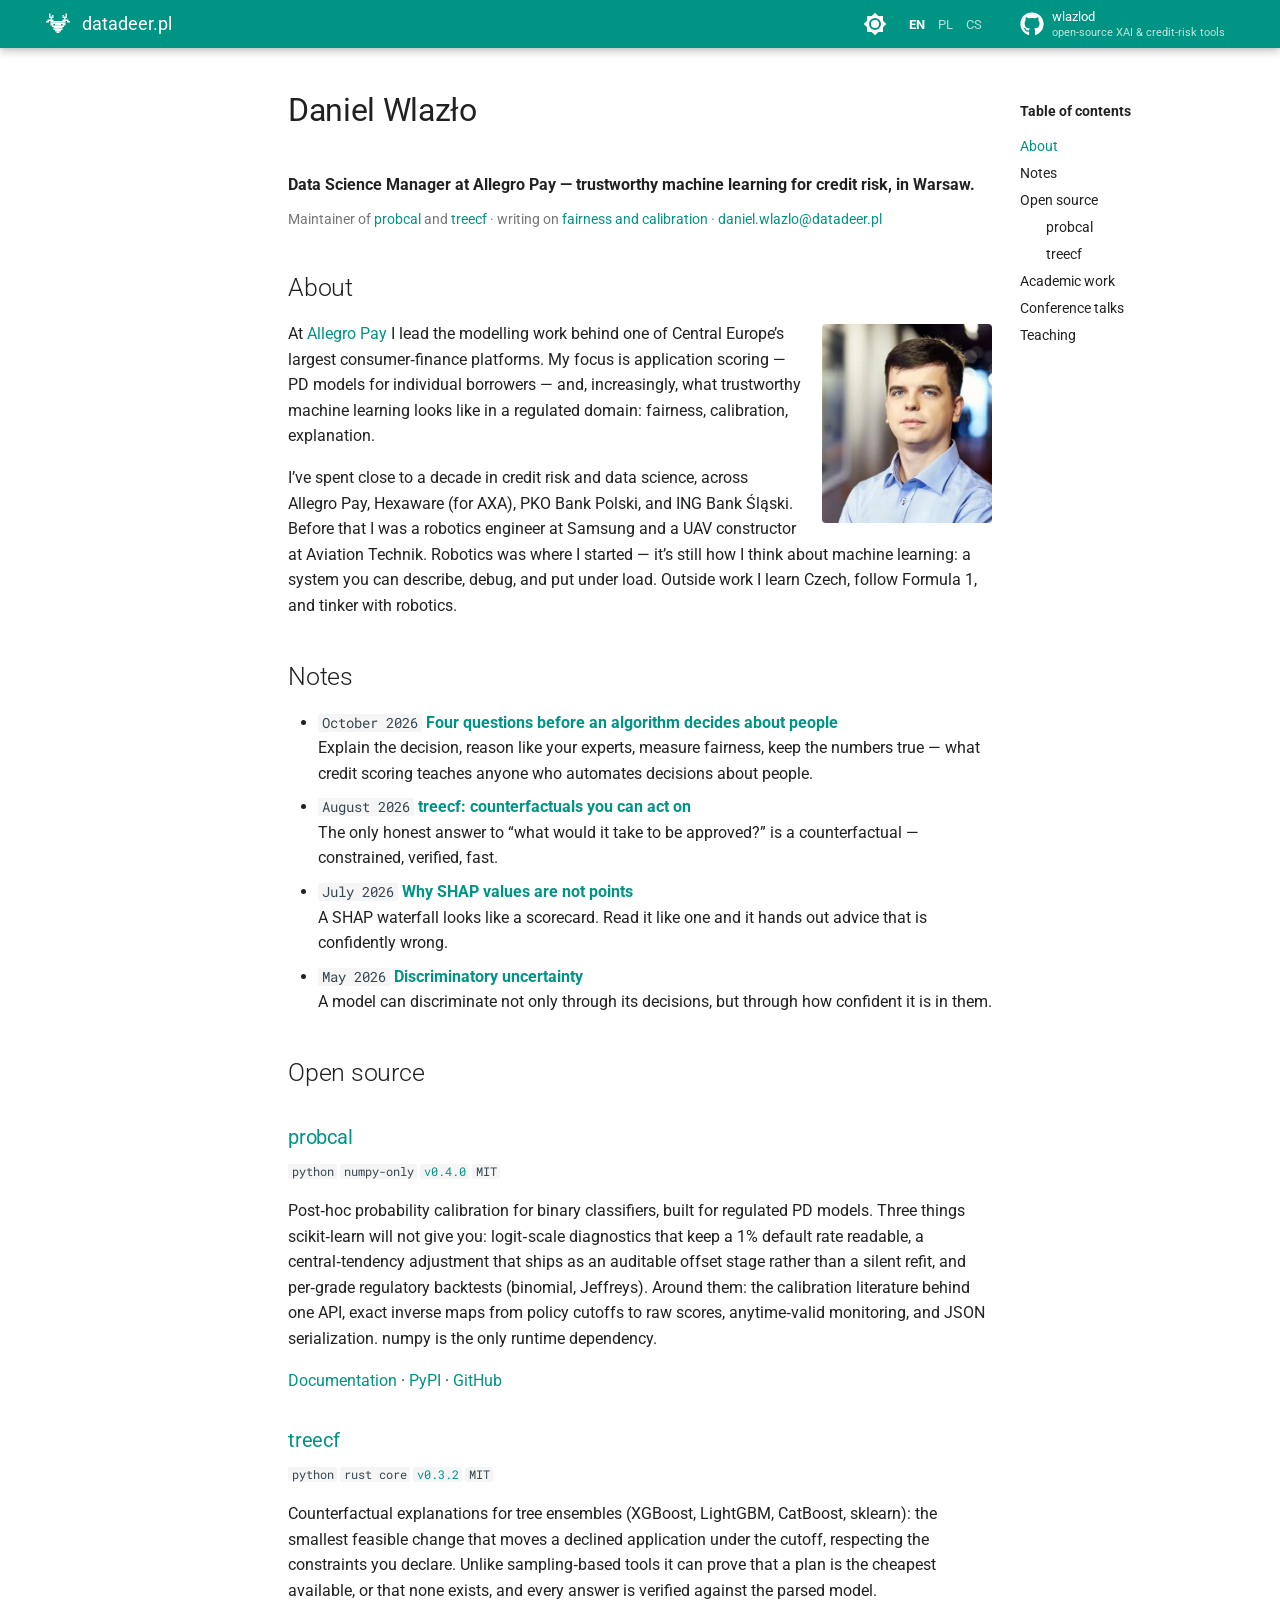
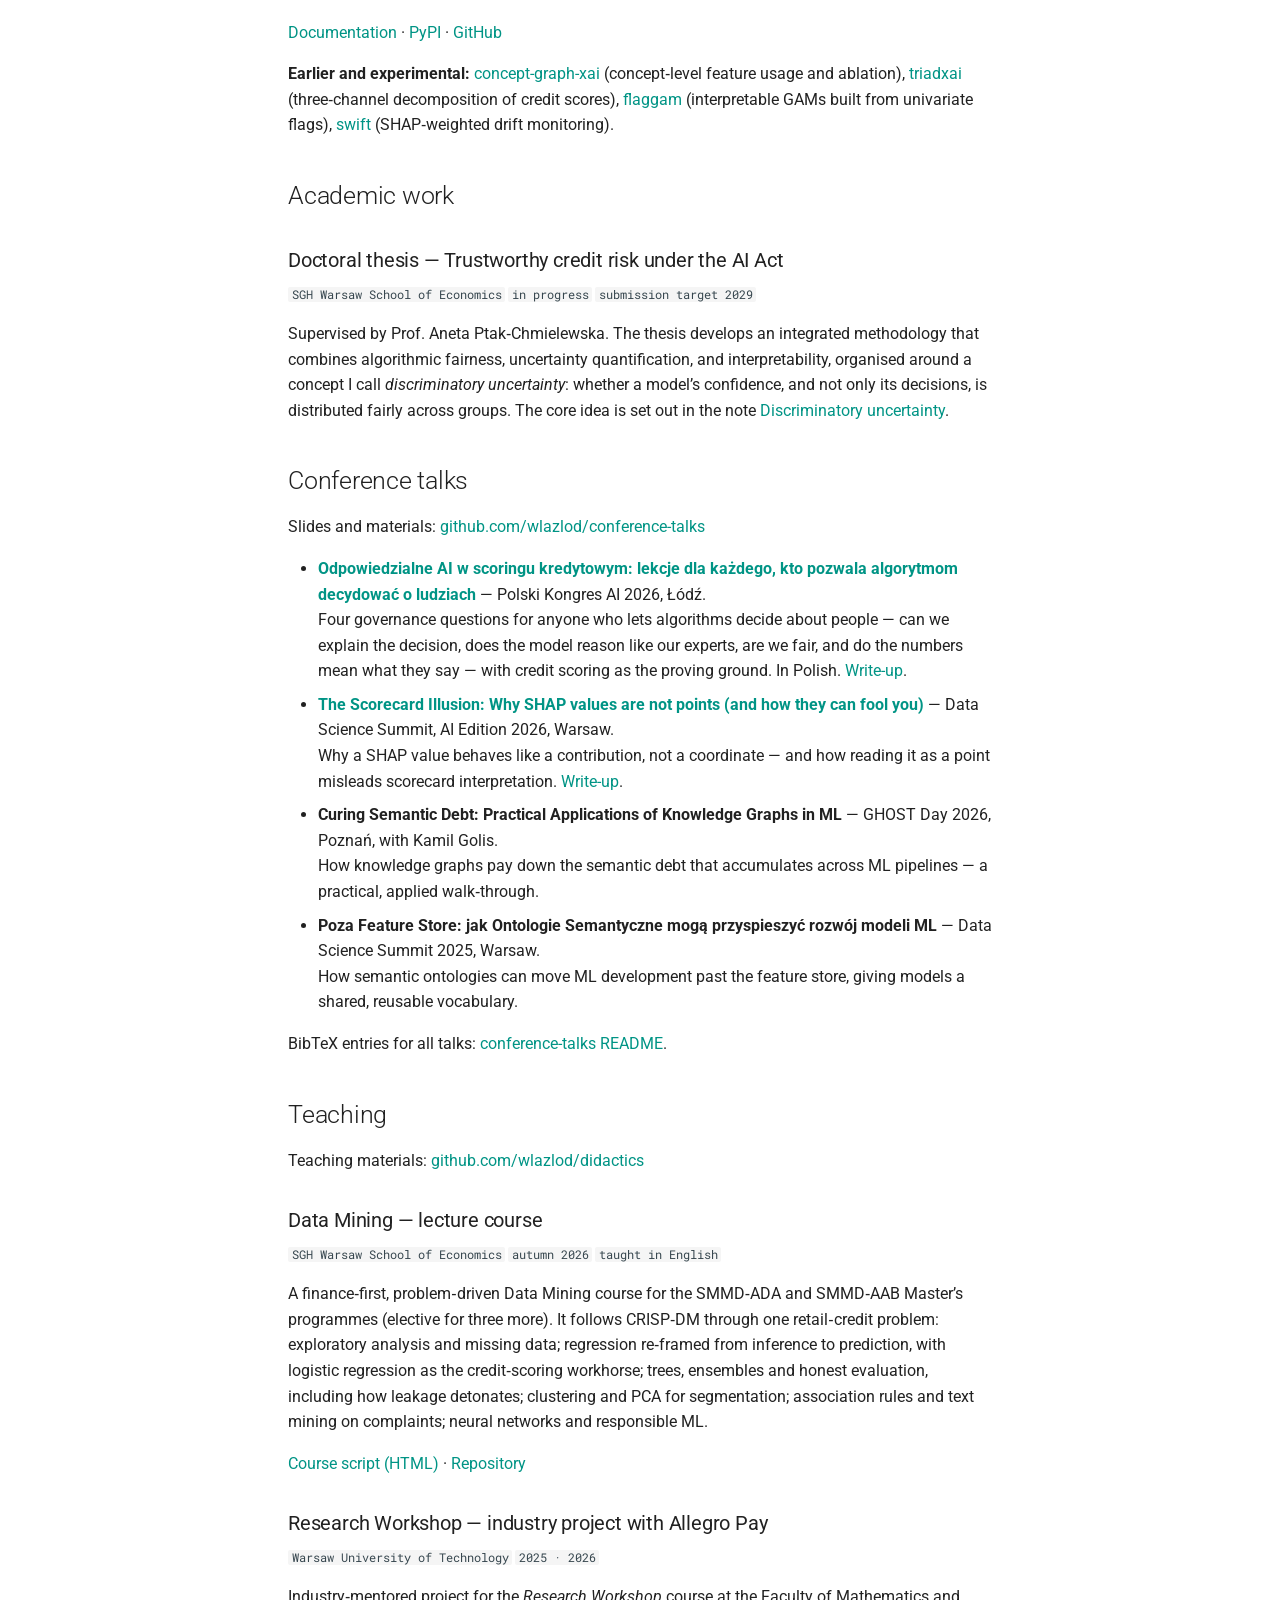
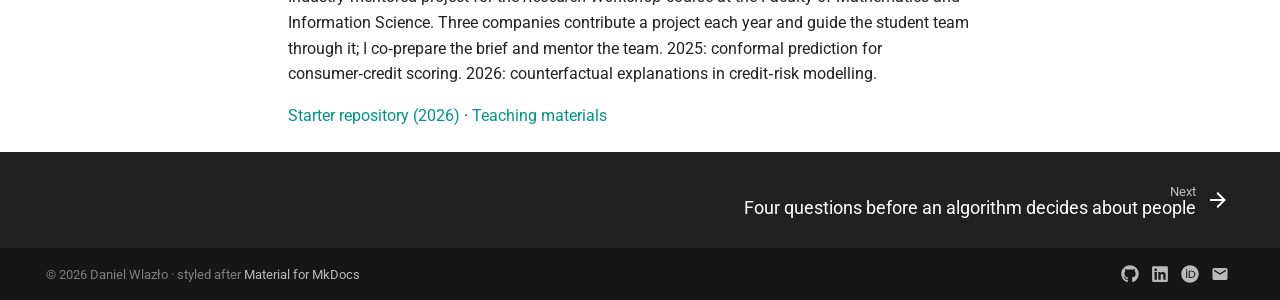
<file: index.html>
<!DOCTYPE html>
<html lang="en">
<head>
<meta charset="UTF-8">
<meta name="viewport" content="width=device-width, initial-scale=1">
<title>Daniel Wlazło — credit-risk ML, calibration, XAI</title>
<meta name="description" content="Daniel Wlazło — Data Science Manager at Allegro Pay. Trustworthy machine learning for credit risk, in Warsaw.">
<link rel="canonical" href="https://datadeer.pl/">
<link rel="alternate" hreflang="en" href="https://datadeer.pl/">
<link rel="alternate" hreflang="pl" href="https://datadeer.pl/pl/">
<link rel="alternate" hreflang="cs" href="https://datadeer.pl/cs/">
<link rel="alternate" hreflang="x-default" href="https://datadeer.pl/">
<link rel="icon" type="image/svg+xml" href="/assets/favicon.svg">

<link rel="stylesheet" href="/assets/fonts/fonts.css">
<link rel="stylesheet" href="/assets/style.css">

<meta property="og:title" content="Daniel Wlazło">
<meta property="og:description" content="Data Science Manager at Allegro Pay. Trustworthy ML for credit risk.">
<meta property="og:url" content="https://datadeer.pl/">
<meta property="og:type" content="website">
<meta property="og:locale" content="en_US">
<meta property="og:image" content="https://datadeer.pl/assets/img/og-card.png">
<meta property="og:image:width" content="1200">
<meta property="og:image:height" content="630">
<meta name="twitter:card" content="summary_large_image">

<script type="application/ld+json">
{
  "@context": "https://schema.org",
  "@type": "Person",
  "@id": "https://datadeer.pl/#person",
  "name": "Daniel Wlazło",
  "url": "https://datadeer.pl/",
  "email": "mailto:daniel.wlazlo@datadeer.pl",
  "jobTitle": "Data Science Manager",
  "worksFor": {
    "@type": "Organization",
    "name": "Allegro Pay",
    "url": "https://allegro.pl/metody-platnosci/allegro-pay"
  },
  "affiliation": {
    "@type": "CollegeOrUniversity",
    "name": "SGH Warsaw School of Economics",
    "url": "https://www.sgh.waw.pl/"
  },
  "address": {
    "@type": "PostalAddress",
    "addressLocality": "Warsaw",
    "addressCountry": "PL"
  },
  "sameAs": [
    "https://github.com/wlazlod",
    "https://www.linkedin.com/in/danielwlazlorobots/",
    "https://orcid.org/0009-0003-1984-8183"
  ],
  "knowsAbout": [
    "credit risk",
    "machine learning",
    "explainable AI",
    "algorithmic fairness",
    "probability calibration",
    "uncertainty quantification"
  ]
}
</script>
</head>
<body dir="ltr" class="md-page--home" data-md-color-scheme="default">
<script>(function(){var s=null;try{s=localStorage.getItem("datadeer.palette")}catch(e){}if(s!=="slate"&&s!=="default"){s=window.matchMedia&&window.matchMedia("(prefers-color-scheme: dark)").matches?"slate":"default"}document.body.setAttribute("data-md-color-scheme",s)})();</script>

<input class="md-toggle" data-md-toggle="drawer" type="checkbox" id="__drawer" autocomplete="off">
<a href="#article" class="md-skip">Skip to content</a>
<label class="md-overlay" for="__drawer"></label>

<header class="md-header" data-md-component="header">
  <nav class="md-header__inner md-grid" aria-label="Header">
    <label class="md-header__button md-icon" for="__drawer" aria-label="Open navigation">
      <svg xmlns="http://www.w3.org/2000/svg" viewBox="0 0 24 24"><path d="M3 6h18v2H3zm0 5h18v2H3zm0 5h18v2H3z"/></svg>
    </label>
    <a href="/" title="Daniel Wlazło" class="md-header__button md-logo" aria-label="datadeer.pl">
      <svg xmlns="http://www.w3.org/2000/svg" viewBox="0 0 16 16"><g fill="currentColor"><rect x="2" y="1" width="1" height="1"/><rect x="13" y="1" width="1" height="1"/><rect x="2" y="2" width="1" height="1"/><rect x="4" y="2" width="1" height="1"/><rect x="11" y="2" width="1" height="1"/><rect x="13" y="2" width="1" height="1"/><rect x="2" y="3" width="3" height="1"/><rect x="11" y="3" width="3" height="1"/><rect x="3" y="4" width="1" height="1"/><rect x="12" y="4" width="1" height="1"/><rect x="1" y="5" width="4" height="1"/><rect x="11" y="5" width="4" height="1"/><rect x="0" y="6" width="2" height="1"/><rect x="3" y="6" width="10" height="1"/><rect x="14" y="6" width="2" height="1"/><rect x="3" y="7" width="10" height="1"/><rect x="3" y="8" width="2" height="1"/><rect x="6" y="8" width="4" height="1"/><rect x="11" y="8" width="2" height="1"/><rect x="4" y="9" width="8" height="1"/><rect x="5" y="10" width="6" height="1"/><rect x="5" y="11" width="6" height="1"/><rect x="6" y="12" width="4" height="1"/><rect x="7" y="13" width="2" height="1"/></g></svg>
    </a>
    <div class="md-header__title"><a href="/">datadeer.pl</a></div>
    <button class="md-header__button md-icon md-header__option" type="button" data-md-component="palette" aria-label="Switch color scheme" title="Switch color scheme">
      <svg class="md-icon--sun" xmlns="http://www.w3.org/2000/svg" viewBox="0 0 24 24"><path d="M12 8a4 4 0 0 0-4 4 4 4 0 0 0 4 4 4 4 0 0 0 4-4 4 4 0 0 0-4-4m0 10a6 6 0 0 1-6-6 6 6 0 0 1 6-6 6 6 0 0 1 6 6 6 6 0 0 1-6 6m8-9.31V4h-4.69L12 .69 8.69 4H4v4.69L.69 12 4 15.31V20h4.69L12 23.31 15.31 20H20v-4.69L23.31 12z"/></svg>
      <svg class="md-icon--moon" xmlns="http://www.w3.org/2000/svg" viewBox="0 0 24 24"><path d="M12 18c-.89 0-1.74-.2-2.5-.55C11.56 16.5 13 14.42 13 12s-1.44-4.5-3.5-5.45C10.26 6.2 11.11 6 12 6a6 6 0 0 1 6 6 6 6 0 0 1-6 6m8-9.31V4h-4.69L12 .69 8.69 4H4v4.69L.69 12 4 15.31V20h4.69L12 23.31 15.31 20H20v-4.69L23.31 12z"/></svg>
    </button>
    <nav class="md-header__langs" aria-label="Language">
      <ul>
        <li><span aria-current="true">EN</span></li>
        <li><a href="/pl/" hreflang="pl">PL</a></li>
        <li><a href="/cs/" hreflang="cs">CS</a></li>
      </ul>
    </nav>
    <div class="md-header__source">
      <a href="https://github.com/wlazlod" title="Go to GitHub" class="md-source" data-md-component="source">
        <div class="md-source__icon md-icon">
          <svg xmlns="http://www.w3.org/2000/svg" viewBox="0 0 496 512"><path d="M165.9 397.4c0 2-2.3 3.6-5.2 3.6-3.3.3-5.6-1.3-5.6-3.6 0-2 2.3-3.6 5.2-3.6 3-.3 5.6 1.3 5.6 3.6zm-31.1-4.5c-.7 2 1.3 4.3 4.3 4.9 2.6 1 5.6 0 6.2-2s-1.3-4.3-4.3-5.2c-2.6-.7-5.5.3-6.2 2.3zm44.2-1.7c-2.9.7-4.9 2.6-4.6 4.9.3 2 2.9 3.3 5.9 2.6 2.9-.7 4.9-2.6 4.6-4.6-.3-1.9-3-3.2-5.9-2.9zM244.8 8C106.1 8 0 113.3 0 252c0 110.9 69.8 205.8 169.5 239.2 12.8 2.3 17.3-5.6 17.3-12.1 0-6.2-.3-40.4-.3-61.4 0 0-70 15-84.7-29.8 0 0-11.4-29.1-27.8-36.6 0 0-22.9-15.7 1.6-15.4 0 0 24.9 2 38.6 25.8 21.9 38.6 58.6 27.5 72.9 20.9 2.3-16 8.8-27.1 16-33.7-55.9-6.2-112.3-14.3-112.3-110.5 0-27.5 7.6-41.3 23.6-58.9-2.6-6.5-11.1-33.3 2.6-67.9 20.9-6.5 69 27 69 27 20-5.6 41.5-8.5 62.8-8.5s42.8 2.9 62.8 8.5c0 0 48.1-33.6 69-27 13.7 34.7 5.2 61.4 2.6 67.9 16 17.7 25.8 31.5 25.8 58.9 0 96.5-58.9 104.2-114.8 110.5 9.2 7.9 17 22.9 17 46.4 0 33.7-.3 75.4-.3 83.6 0 6.5 4.6 14.4 17.3 12.1C428.2 457.8 496 362.9 496 252 496 113.3 383.5 8 244.8 8z"/></svg>
        </div>
        <div class="md-source__repository">
          wlazlod
          <ul class="md-source__facts"><li>open-source XAI &amp; credit-risk tools</li></ul>
        </div>
      </a>
    </div>
  </nav>
</header>

<div class="md-container" data-md-component="container">
<main class="md-main" data-md-component="main">
<div class="md-main__inner md-grid">

  <div class="md-sidebar md-sidebar--primary" data-md-component="sidebar" data-md-type="navigation">
    <nav class="md-nav md-nav--primary" aria-label="Navigation">
      <span class="md-nav__title">
        <span class="md-nav__button md-logo"><svg xmlns="http://www.w3.org/2000/svg" viewBox="0 0 16 16"><g fill="currentColor"><rect x="2" y="1" width="1" height="1"/><rect x="13" y="1" width="1" height="1"/><rect x="2" y="2" width="1" height="1"/><rect x="4" y="2" width="1" height="1"/><rect x="11" y="2" width="1" height="1"/><rect x="13" y="2" width="1" height="1"/><rect x="2" y="3" width="3" height="1"/><rect x="11" y="3" width="3" height="1"/><rect x="3" y="4" width="1" height="1"/><rect x="12" y="4" width="1" height="1"/><rect x="1" y="5" width="4" height="1"/><rect x="11" y="5" width="4" height="1"/><rect x="0" y="6" width="2" height="1"/><rect x="3" y="6" width="10" height="1"/><rect x="14" y="6" width="2" height="1"/><rect x="3" y="7" width="10" height="1"/><rect x="3" y="8" width="2" height="1"/><rect x="6" y="8" width="4" height="1"/><rect x="11" y="8" width="2" height="1"/><rect x="4" y="9" width="8" height="1"/><rect x="5" y="10" width="6" height="1"/><rect x="5" y="11" width="6" height="1"/><rect x="6" y="12" width="4" height="1"/><rect x="7" y="13" width="2" height="1"/></g></svg></span>
        datadeer.pl
      </span>
      <ul class="md-nav__list">
        <li class="md-nav__item"><a href="/" class="md-nav__link md-nav__link--active">Overview</a></li>
        <li class="md-nav__item md-nav__item--section">
          <span class="md-nav__label">Notes</span>
          <ul class="md-nav__list">
            <li class="md-nav__item"><a href="/notes/four-questions-responsible-ai.html" class="md-nav__link">Four questions before an algorithm decides</a></li>
            <li class="md-nav__item"><a href="/notes/treecf.html" class="md-nav__link">treecf: counterfactuals you can act on</a></li>
            <li class="md-nav__item"><a href="/notes/shap-values-are-not-points.html" class="md-nav__link">Why SHAP values are not points</a></li>
            <li class="md-nav__item"><a href="/notes/discriminatory-uncertainty.html" class="md-nav__link">Discriminatory uncertainty</a></li>
          </ul>
        </li>
        <li class="md-nav__item md-nav__item--section">
          <span class="md-nav__label">Teaching</span>
          <ul class="md-nav__list">
            <li class="md-nav__item"><a href="/didactics/data-mining.html" class="md-nav__link">Data Mining (SGH)</a></li>
          </ul>
        </li>
      </ul>
    </nav>
  </div>

  <div class="md-sidebar md-sidebar--secondary" data-md-component="sidebar" data-md-type="toc">
    <nav class="md-nav md-nav--secondary" aria-label="Table of contents">
      <span class="md-nav__title">Table of contents</span>
      <ul class="md-nav__list">
        <li class="md-nav__item"><a href="#about" class="md-nav__link">About</a></li>
        <li class="md-nav__item"><a href="#notes" class="md-nav__link">Notes</a></li>
        <li class="md-nav__item"><a href="#open-source" class="md-nav__link">Open source</a>
          <ul class="md-nav__list">
            <li class="md-nav__item"><a href="#probcal" class="md-nav__link">probcal</a></li>
            <li class="md-nav__item"><a href="#treecf" class="md-nav__link">treecf</a></li>
          </ul>
        </li>
        <li class="md-nav__item"><a href="#academic" class="md-nav__link">Academic work</a></li>
        <li class="md-nav__item"><a href="#talks" class="md-nav__link">Conference talks</a></li>
        <li class="md-nav__item"><a href="#didactics" class="md-nav__link">Teaching</a></li>
      </ul>
    </nav>
  </div>

  <article id="article" class="md-content md-typeset" data-md-component="content">
    <div class="md-content__inner">

      <h1 id="daniel-wlazlo">Daniel Wlazło<a class="headerlink" href="#daniel-wlazlo" title="Permanent link">&para;</a></h1>

      <p><strong>Data Science Manager at Allegro Pay &mdash; trustworthy machine learning for credit risk, in Warsaw.</strong></p>
      <p class="strapline-meta">Maintainer of <a href="#probcal">probcal</a> and <a href="#treecf">treecf</a> &middot; writing on <a href="#notes">fairness and calibration</a> &middot; <a href="mailto:daniel.wlazlo@datadeer.pl">daniel.wlazlo@datadeer.pl</a></p>

      <h2 id="about">About<a class="headerlink" href="#about" title="Permanent link">&para;</a></h2>

      <img class="headshot" src="/assets/img/headshot.webp" alt="Daniel Wlazło" width="400" height="468" fetchpriority="high" decoding="async">

      <p>At <a href="https://allegro.pl/metody-platnosci/allegro-pay">Allegro&nbsp;Pay</a> I lead the modelling work behind one of Central Europe&rsquo;s largest consumer&#8209;finance platforms. My focus is application scoring &mdash; PD models for individual borrowers &mdash; and, increasingly, what trustworthy machine learning looks like in a regulated domain: fairness, calibration, explanation.</p>

      <p>I&rsquo;ve spent close to a decade in credit risk and data science, across Allegro&nbsp;Pay, Hexaware (for AXA), PKO Bank Polski, and ING Bank Śląski. Before that I was a robotics engineer at Samsung and a UAV constructor at Aviation Technik. Robotics was where I started &mdash; it&rsquo;s still how I think about machine learning: a system you can describe, debug, and put under load. Outside work I learn Czech, follow Formula&nbsp;1, and tinker with robotics.</p>


      <h2 id="notes">Notes<a class="headerlink" href="#notes" title="Permanent link">&para;</a></h2>

      <ul>
        <li><code>October 2026</code> <a href="/notes/four-questions-responsible-ai.html"><strong>Four questions before an algorithm decides about people</strong></a><br>Explain the decision, reason like your experts, measure fairness, keep the numbers true &mdash; what credit scoring teaches anyone who automates decisions about people.</li>
        <li><code>August 2026</code> <a href="/notes/treecf.html"><strong>treecf: counterfactuals you can act on</strong></a><br>The only honest answer to &ldquo;what would it take to be approved?&rdquo; is a counterfactual &mdash; constrained, verified, fast.</li>
        <li><code>July 2026</code> <a href="/notes/shap-values-are-not-points.html"><strong>Why SHAP values are not points</strong></a><br>A SHAP waterfall looks like a scorecard. Read it like one and it hands out advice that is confidently wrong.</li>
        <li><code>May 2026</code> <a href="/notes/discriminatory-uncertainty.html"><strong>Discriminatory uncertainty</strong></a><br>A model can discriminate not only through its decisions, but through how confident it is in them.</li>
      </ul>

      <h2 id="open-source">Open source<a class="headerlink" href="#open-source" title="Permanent link">&para;</a></h2>

      <h3 id="probcal"><a href="https://github.com/wlazlod/probcal">probcal</a><a class="headerlink" href="#probcal" title="Permanent link">&para;</a></h3>
      <p class="doc-meta"><code>python</code> <code>numpy-only</code> <a href="https://pypi.org/project/probcal/"><code>v0.4.0</code></a> <code>MIT</code></p>
      <p>Post&#8209;hoc probability calibration for binary classifiers, built for regulated PD models. Three things scikit&#8209;learn will not give you: logit&#8209;scale diagnostics that keep a 1% default rate readable, a central&#8209;tendency adjustment that ships as an auditable offset stage rather than a silent refit, and per&#8209;grade regulatory backtests (binomial, Jeffreys). Around them: the calibration literature behind one API, exact inverse maps from policy cutoffs to raw scores, anytime&#8209;valid monitoring, and JSON serialization. numpy is the only runtime dependency.</p>
      <p><a href="https://wlazlod.github.io/probcal/">Documentation</a> &middot; <a href="https://pypi.org/project/probcal/">PyPI</a> &middot; <a href="https://github.com/wlazlod/probcal">GitHub</a></p>

      <h3 id="treecf"><a href="https://github.com/wlazlod/treecf">treecf</a><a class="headerlink" href="#treecf" title="Permanent link">&para;</a></h3>
      <p class="doc-meta"><code>python</code> <code>rust core</code> <a href="https://pypi.org/project/treecf/"><code>v0.3.2</code></a> <code>MIT</code></p>
      <p>Counterfactual explanations for tree ensembles (XGBoost, LightGBM, CatBoost, sklearn): the smallest feasible change that moves a declined application under the cutoff, respecting the constraints you declare. Unlike sampling&#8209;based tools it can prove that a plan is the cheapest available, or that none exists, and every answer is verified against the parsed model.</p>
      <p><a href="https://wlazlod.github.io/treecf/">Documentation</a> &middot; <a href="https://pypi.org/project/treecf/">PyPI</a> &middot; <a href="https://github.com/wlazlod/treecf">GitHub</a></p>

      <p><strong>Earlier and experimental:</strong> <a href="https://wlazlod.github.io/concept-graph-xai/">concept-graph-xai</a> (concept&#8209;level feature usage and ablation), <a href="https://wlazlod.github.io/triadxai/">triadxai</a> (three&#8209;channel decomposition of credit scores), <a href="https://wlazlod.github.io/flaggam/">flaggam</a> (interpretable GAMs built from univariate flags), <a href="https://wlazlod.github.io/swift/">swift</a> (SHAP&#8209;weighted drift monitoring).</p>

      <h2 id="academic">Academic work<a class="headerlink" href="#academic" title="Permanent link">&para;</a></h2>

      <h3 id="thesis">Doctoral thesis &mdash; Trustworthy credit risk under the AI Act<a class="headerlink" href="#thesis" title="Permanent link">&para;</a></h3>
      <p class="doc-meta"><code>SGH Warsaw School of Economics</code> <code>in progress</code> <code>submission target 2029</code></p>
      <p>Supervised by Prof.&nbsp;Aneta Ptak&#8209;Chmielewska. The thesis develops an integrated methodology that combines algorithmic fairness, uncertainty quantification, and interpretability, organised around a concept I call <em>discriminatory uncertainty</em>: whether a model&rsquo;s confidence, and not only its decisions, is distributed fairly across groups. The core idea is set out in the note <a href="/notes/discriminatory-uncertainty.html">Discriminatory uncertainty</a>.</p>

      <h2 id="talks">Conference talks<a class="headerlink" href="#talks" title="Permanent link">&para;</a></h2>

      <p>Slides and materials: <a href="https://github.com/wlazlod/conference-talks">github.com/wlazlod/conference-talks</a></p>

      <ul>
        <li><a href="https://github.com/wlazlod/conference-talks/blob/main/2026-10-28-PKAI/odpowiedzialne-ai-w-scoringu-kredytowym.pdf"><strong>Odpowiedzialne AI w scoringu kredytowym: lekcje dla każdego, kto pozwala algorytmom decydować o ludziach</strong></a> &mdash; Polski Kongres AI 2026, Łódź.<br>Four governance questions for anyone who lets algorithms decide about people &mdash; can we explain the decision, does the model reason like our experts, are we fair, and do the numbers mean what they say &mdash; with credit scoring as the proving ground. In Polish. <a href="/notes/four-questions-responsible-ai.html">Write-up</a>.
        </li>
        <li><a href="https://github.com/wlazlod/conference-talks/blob/main/2026-06-18-DSS-AI/the-scorecard-illusion.pdf"><strong>The Scorecard Illusion: Why SHAP values are not points (and how they can fool you)</strong></a> &mdash; Data Science Summit, AI&nbsp;Edition 2026, Warsaw.<br>Why a SHAP value behaves like a contribution, not a coordinate &mdash; and how reading it as a point misleads scorecard interpretation. <a href="/notes/shap-values-are-not-points.html">Write-up</a>.
        </li>
        <li><strong>Curing Semantic Debt: Practical Applications of Knowledge Graphs in ML</strong> &mdash; GHOST&nbsp;Day 2026, Poznań, with Kamil&nbsp;Golis.<br>How knowledge graphs pay down the semantic debt that accumulates across ML pipelines &mdash; a practical, applied walk&#8209;through.
        </li>
        <li><strong>Poza Feature Store: jak Ontologie Semantyczne mogą przyspieszyć rozwój modeli ML</strong> &mdash; Data Science Summit 2025, Warsaw.<br>How semantic ontologies can move ML development past the feature store, giving models a shared, reusable vocabulary.
        </li>
      </ul>

      <p>BibTeX entries for all talks: <a href="https://github.com/wlazlod/conference-talks#readme">conference-talks README</a>.</p>

      <h2 id="didactics">Teaching<a class="headerlink" href="#didactics" title="Permanent link">&para;</a></h2>

      <p>Teaching materials: <a href="https://github.com/wlazlod/didactics">github.com/wlazlod/didactics</a></p>

      <h3 id="data-mining-sgh">Data Mining &mdash; lecture course<a class="headerlink" href="#data-mining-sgh" title="Permanent link">&para;</a></h3>
      <p class="doc-meta"><code>SGH Warsaw School of Economics</code> <code>autumn 2026</code> <code>taught in English</code></p>
      <p>A finance&#8209;first, problem&#8209;driven Data Mining course for the SMMD&#8209;ADA and SMMD&#8209;AAB Master&rsquo;s programmes (elective for three more). It follows CRISP&#8209;DM through one retail&#8209;credit problem: exploratory analysis and missing data; regression re&#8209;framed from inference to prediction, with logistic regression as the credit&#8209;scoring workhorse; trees, ensembles and honest evaluation, including how leakage detonates; clustering and PCA for segmentation; association rules and text mining on complaints; neural networks and responsible ML.</p>
      <p><a href="/didactics/data-mining.html">Course script (HTML)</a> &middot; <a href="https://github.com/wlazlod/didactics">Repository</a></p>

      <h3 id="research-workshop">Research Workshop &mdash; industry project with Allegro Pay<a class="headerlink" href="#research-workshop" title="Permanent link">&para;</a></h3>
      <p class="doc-meta"><code>Warsaw University of Technology</code> <code>2025 &middot; 2026</code></p>
      <p>Industry&#8209;mentored project for the <em>Research Workshop</em> course at the Faculty of Mathematics and Information Science. Three companies contribute a project each year and guide the student team through it; I co&#8209;prepare the brief and mentor the team. 2025: conformal prediction for consumer&#8209;credit scoring. 2026: counterfactual explanations in credit&#8209;risk modelling.</p>
      <p><a href="https://github.com/wlazlod/wut-counterfactual-explanations">Starter repository (2026)</a> &middot; <a href="https://github.com/wlazlod/didactics">Teaching materials</a></p>

    </div>
  </article>

</div>
</main>

<footer class="md-footer">
  <nav class="md-footer__inner md-grid" aria-label="Footer">
    <a href="/notes/four-questions-responsible-ai.html" class="md-footer__link md-footer__link--next" aria-label="Next: Four questions before an algorithm decides about people">
      <div class="md-footer__title">
        <span class="md-footer__direction">Next</span>
        Four questions before an algorithm decides about people
      </div>
      <svg xmlns="http://www.w3.org/2000/svg" viewBox="0 0 24 24"><path d="M4 11v2h12l-5.5 5.5 1.42 1.42L19.84 12l-7.92-7.92L10.5 5.5 16 11z"/></svg>
    </a>
  </nav>
  <div class="md-footer-meta">
    <div class="md-footer-meta__inner md-grid">
      <div class="md-copyright">&copy; 2026 Daniel Wlazło &middot; styled after <a href="https://squidfunk.github.io/mkdocs-material/">Material for MkDocs</a></div>
      <div class="md-footer-social">
        <a href="https://github.com/wlazlod" title="GitHub" aria-label="GitHub"><svg xmlns="http://www.w3.org/2000/svg" viewBox="0 0 496 512"><path d="M165.9 397.4c0 2-2.3 3.6-5.2 3.6-3.3.3-5.6-1.3-5.6-3.6 0-2 2.3-3.6 5.2-3.6 3-.3 5.6 1.3 5.6 3.6zm-31.1-4.5c-.7 2 1.3 4.3 4.3 4.9 2.6 1 5.6 0 6.2-2s-1.3-4.3-4.3-5.2c-2.6-.7-5.5.3-6.2 2.3zm44.2-1.7c-2.9.7-4.9 2.6-4.6 4.9.3 2 2.9 3.3 5.9 2.6 2.9-.7 4.9-2.6 4.6-4.6-.3-1.9-3-3.2-5.9-2.9zM244.8 8C106.1 8 0 113.3 0 252c0 110.9 69.8 205.8 169.5 239.2 12.8 2.3 17.3-5.6 17.3-12.1 0-6.2-.3-40.4-.3-61.4 0 0-70 15-84.7-29.8 0 0-11.4-29.1-27.8-36.6 0 0-22.9-15.7 1.6-15.4 0 0 24.9 2 38.6 25.8 21.9 38.6 58.6 27.5 72.9 20.9 2.3-16 8.8-27.1 16-33.7-55.9-6.2-112.3-14.3-112.3-110.5 0-27.5 7.6-41.3 23.6-58.9-2.6-6.5-11.1-33.3 2.6-67.9 20.9-6.5 69 27 69 27 20-5.6 41.5-8.5 62.8-8.5s42.8 2.9 62.8 8.5c0 0 48.1-33.6 69-27 13.7 34.7 5.2 61.4 2.6 67.9 16 17.7 25.8 31.5 25.8 58.9 0 96.5-58.9 104.2-114.8 110.5 9.2 7.9 17 22.9 17 46.4 0 33.7-.3 75.4-.3 83.6 0 6.5 4.6 14.4 17.3 12.1C428.2 457.8 496 362.9 496 252 496 113.3 383.5 8 244.8 8z"/></svg></a>
        <a href="https://www.linkedin.com/in/danielwlazlorobots/" title="LinkedIn" aria-label="LinkedIn"><svg xmlns="http://www.w3.org/2000/svg" viewBox="0 0 448 512"><path d="M416 32H31.9C14.3 32 0 46.5 0 64.3v383.4C0 465.5 14.3 480 31.9 480H416c17.6 0 32-14.5 32-32.3V64.3c0-17.8-14.4-32.3-32-32.3zM135.4 416H69V202.2h66.5V416zm-33.2-243c-21.3 0-38.5-17.3-38.5-38.5S80.9 96 102.2 96c21.2 0 38.5 17.3 38.5 38.5 0 21.3-17.2 38.5-38.5 38.5zm282.1 243h-66.4V312c0-24.8-.5-56.7-34.5-56.7-34.6 0-39.9 27-39.9 54.9V416h-66.4V202.2h63.7v29.2h.9c8.9-16.8 30.6-34.5 62.9-34.5 67.2 0 79.7 44.3 79.7 101.9V416z"/></svg></a>
        <a href="https://orcid.org/0009-0003-1984-8183" title="ORCID" aria-label="ORCID"><svg xmlns="http://www.w3.org/2000/svg" viewBox="0 0 512 512"><path d="M294.75 188.19h-45.92V342h47.47c67.62 0 83.12-51.34 83.12-76.91 0-41.64-26.54-76.9-84.67-76.9zM256 8C119 8 8 119 8 256s111 248 248 248 248-111 248-248S393 8 256 8zM175.9 371.8h-29.8V180.2h29.8zm-14.9-217.6a19.6 19.6 0 1 1 19.6-19.6 19.64 19.64 0 0 1-19.6 19.6zM300 369h-81V161.26h80.6c76.73 0 110.44 54.83 110.44 103.85C410 318.39 368.38 369 300 369z"/></svg></a>
        <a href="mailto:daniel.wlazlo@datadeer.pl" title="Email" aria-label="Email"><svg xmlns="http://www.w3.org/2000/svg" viewBox="0 0 24 24"><path d="M20 4H4c-1.1 0-2 .9-2 2v12c0 1.1.9 2 2 2h16c1.1 0 2-.9 2-2V6c0-1.1-.9-2-2-2m0 4-8 5-8-5V6l8 5 8-5z"/></svg></a>
      </div>
    </div>
  </div>
</footer>
</div>

<script src="/assets/app.js"></script>
</body>
</html>
</file>
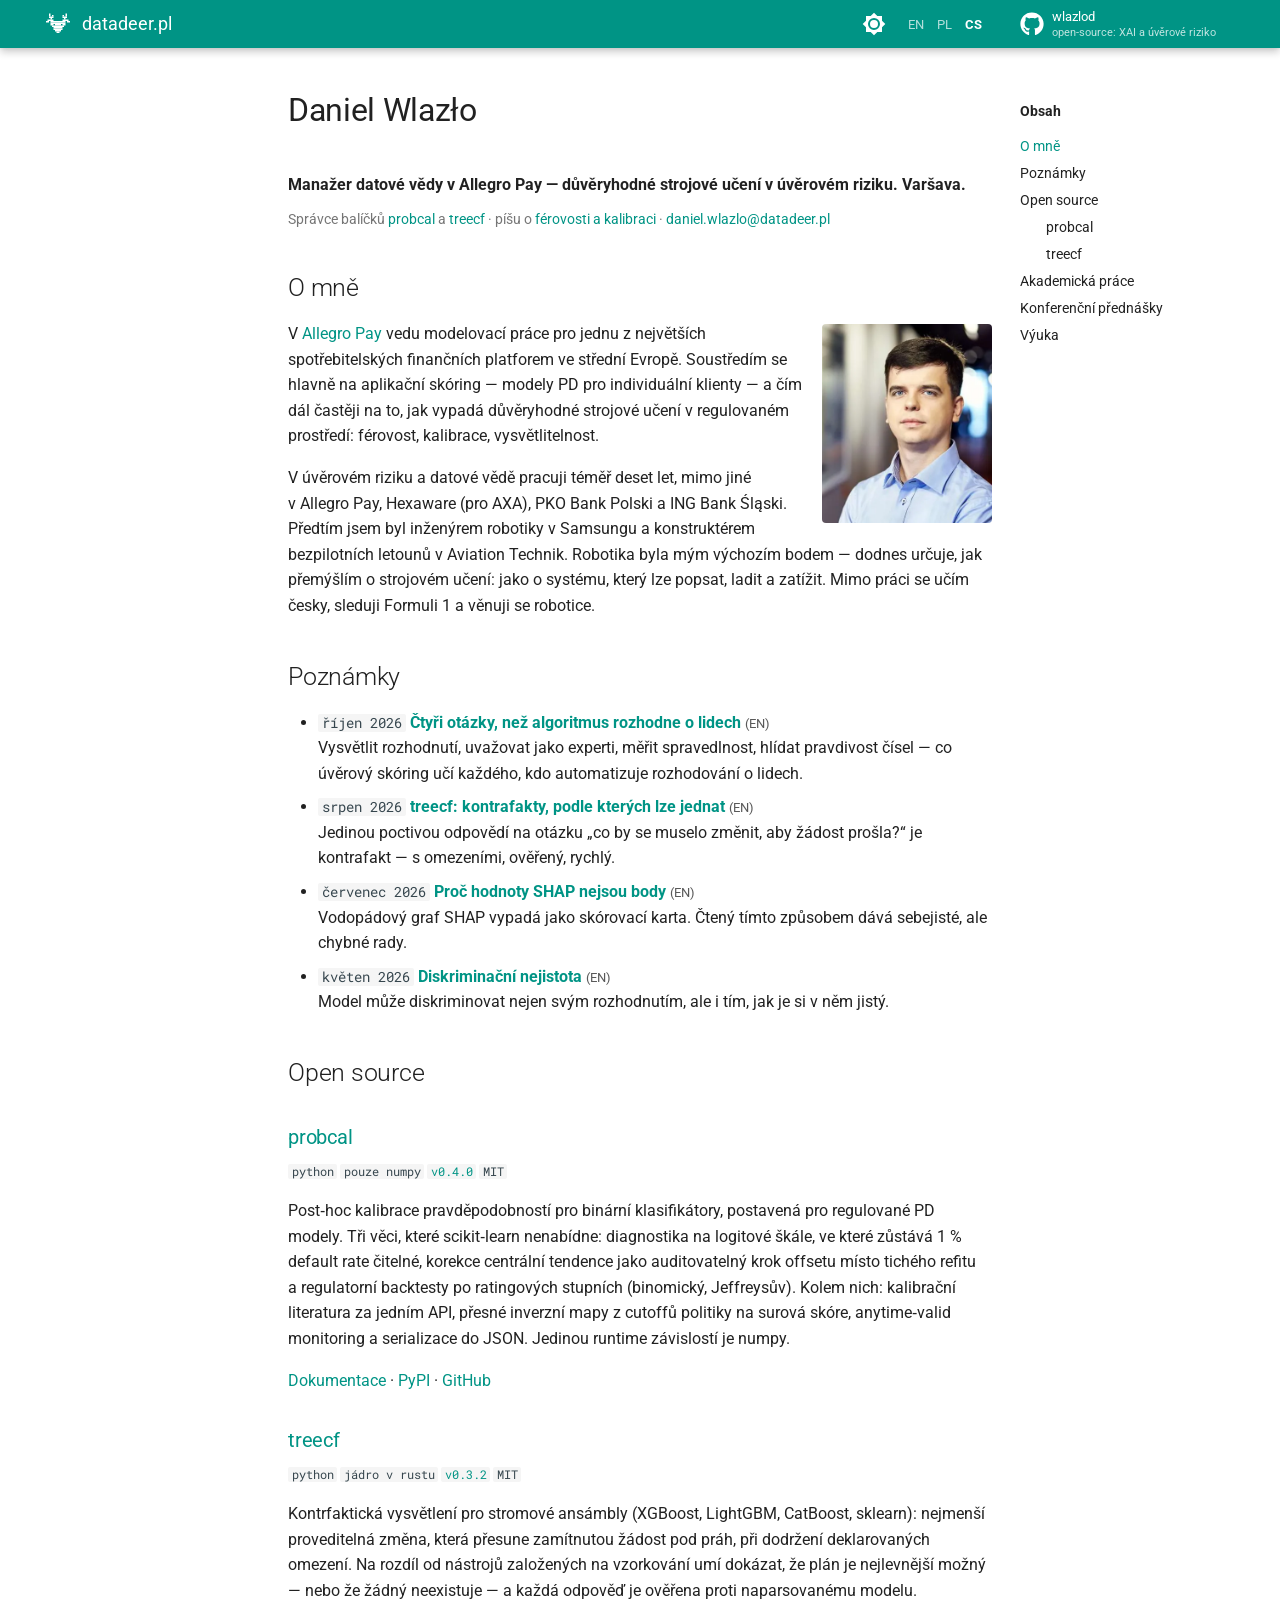
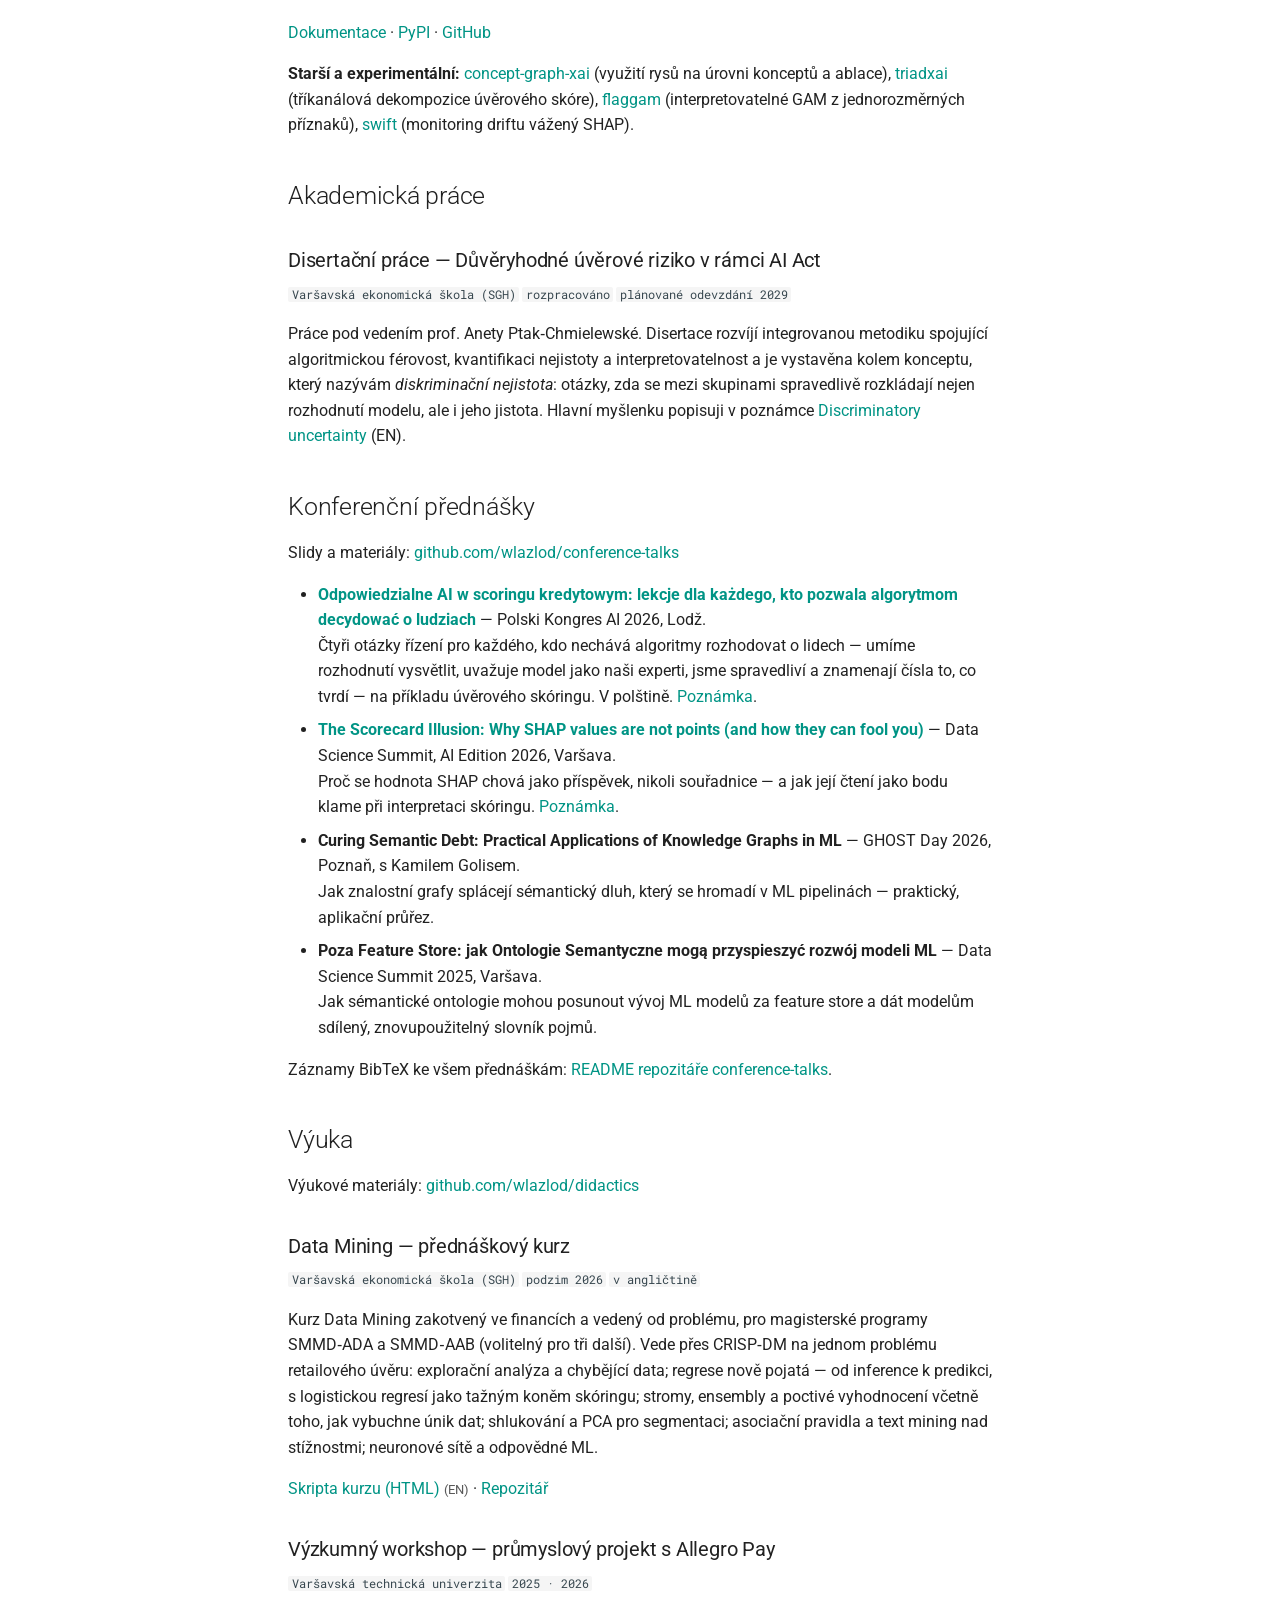
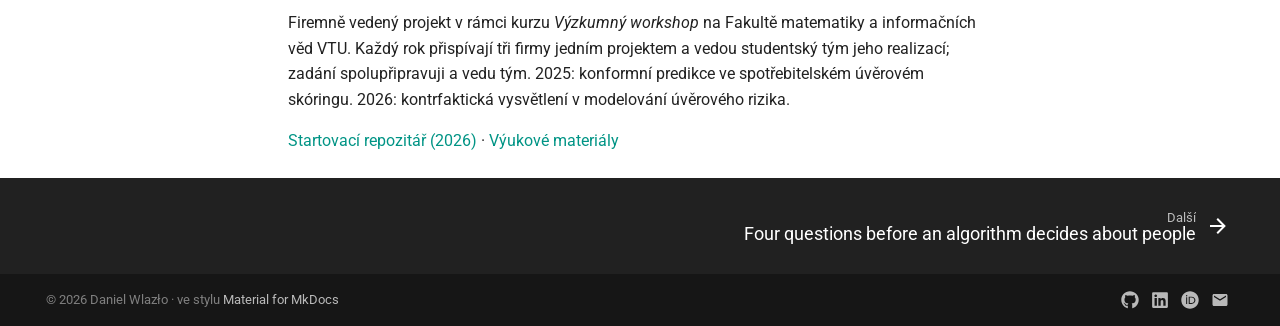
<file: cs/index.html>
<!DOCTYPE html>
<html lang="cs">
<head>
<meta charset="UTF-8">
<meta name="viewport" content="width=device-width, initial-scale=1">
<title>Daniel Wlazło — ML v úvěrovém riziku, kalibrace, XAI</title>
<meta name="description" content="Daniel Wlazło — Manažer datové vědy v Allegro Pay. Důvěryhodné strojové učení v úvěrovém riziku. Varšava.">
<link rel="canonical" href="https://datadeer.pl/cs/">
<link rel="alternate" hreflang="en" href="https://datadeer.pl/">
<link rel="alternate" hreflang="pl" href="https://datadeer.pl/pl/">
<link rel="alternate" hreflang="cs" href="https://datadeer.pl/cs/">
<link rel="alternate" hreflang="x-default" href="https://datadeer.pl/">
<link rel="icon" type="image/svg+xml" href="/assets/favicon.svg">

<link rel="stylesheet" href="/assets/fonts/fonts.css">
<link rel="stylesheet" href="/assets/style.css">

<meta property="og:title" content="Daniel Wlazło">
<meta property="og:description" content="Manažer datové vědy v Allegro Pay. Důvěryhodné strojové učení v úvěrovém riziku.">
<meta property="og:url" content="https://datadeer.pl/cs/">
<meta property="og:type" content="website">
<meta property="og:locale" content="cs_CZ">
<meta property="og:image" content="https://datadeer.pl/assets/img/og-card.png">
<meta property="og:image:width" content="1200">
<meta property="og:image:height" content="630">
<meta name="twitter:card" content="summary_large_image">

<script type="application/ld+json">
{
  "@context": "https://schema.org",
  "@type": "Person",
  "@id": "https://datadeer.pl/#person",
  "name": "Daniel Wlazło",
  "url": "https://datadeer.pl/",
  "email": "mailto:daniel.wlazlo@datadeer.pl",
  "jobTitle": "Data Science Manager",
  "worksFor": {
    "@type": "Organization",
    "name": "Allegro Pay",
    "url": "https://allegro.pl/metody-platnosci/allegro-pay"
  },
  "affiliation": {
    "@type": "CollegeOrUniversity",
    "name": "SGH Warsaw School of Economics",
    "url": "https://www.sgh.waw.pl/"
  },
  "address": {
    "@type": "PostalAddress",
    "addressLocality": "Warsaw",
    "addressCountry": "PL"
  },
  "sameAs": [
    "https://github.com/wlazlod",
    "https://www.linkedin.com/in/danielwlazlorobots/",
    "https://orcid.org/0009-0003-1984-8183"
  ],
  "knowsAbout": [
    "credit risk",
    "machine learning",
    "explainable AI",
    "algorithmic fairness",
    "probability calibration",
    "uncertainty quantification"
  ]
}
</script>
</head>
<body dir="ltr" class="md-page--home" data-md-color-scheme="default">
<script>(function(){var s=null;try{s=localStorage.getItem("datadeer.palette")}catch(e){}if(s!=="slate"&&s!=="default"){s=window.matchMedia&&window.matchMedia("(prefers-color-scheme: dark)").matches?"slate":"default"}document.body.setAttribute("data-md-color-scheme",s)})();</script>

<input class="md-toggle" data-md-toggle="drawer" type="checkbox" id="__drawer" autocomplete="off">
<a href="#article" class="md-skip">Přejít na obsah</a>
<label class="md-overlay" for="__drawer"></label>

<header class="md-header" data-md-component="header">
  <nav class="md-header__inner md-grid" aria-label="Záhlaví">
    <label class="md-header__button md-icon" for="__drawer" aria-label="Otevřít navigaci">
      <svg xmlns="http://www.w3.org/2000/svg" viewBox="0 0 24 24"><path d="M3 6h18v2H3zm0 5h18v2H3zm0 5h18v2H3z"/></svg>
    </label>
    <a href="/cs/" title="Daniel Wlazło" class="md-header__button md-logo" aria-label="datadeer.pl">
      <svg xmlns="http://www.w3.org/2000/svg" viewBox="0 0 16 16"><g fill="currentColor"><rect x="2" y="1" width="1" height="1"/><rect x="13" y="1" width="1" height="1"/><rect x="2" y="2" width="1" height="1"/><rect x="4" y="2" width="1" height="1"/><rect x="11" y="2" width="1" height="1"/><rect x="13" y="2" width="1" height="1"/><rect x="2" y="3" width="3" height="1"/><rect x="11" y="3" width="3" height="1"/><rect x="3" y="4" width="1" height="1"/><rect x="12" y="4" width="1" height="1"/><rect x="1" y="5" width="4" height="1"/><rect x="11" y="5" width="4" height="1"/><rect x="0" y="6" width="2" height="1"/><rect x="3" y="6" width="10" height="1"/><rect x="14" y="6" width="2" height="1"/><rect x="3" y="7" width="10" height="1"/><rect x="3" y="8" width="2" height="1"/><rect x="6" y="8" width="4" height="1"/><rect x="11" y="8" width="2" height="1"/><rect x="4" y="9" width="8" height="1"/><rect x="5" y="10" width="6" height="1"/><rect x="5" y="11" width="6" height="1"/><rect x="6" y="12" width="4" height="1"/><rect x="7" y="13" width="2" height="1"/></g></svg>
    </a>
    <div class="md-header__title"><a href="/cs/">datadeer.pl</a></div>
    <button class="md-header__button md-icon md-header__option" type="button" data-md-component="palette" aria-label="Přepnout barevné schéma" title="Přepnout barevné schéma">
      <svg class="md-icon--sun" xmlns="http://www.w3.org/2000/svg" viewBox="0 0 24 24"><path d="M12 8a4 4 0 0 0-4 4 4 4 0 0 0 4 4 4 4 0 0 0 4-4 4 4 0 0 0-4-4m0 10a6 6 0 0 1-6-6 6 6 0 0 1 6-6 6 6 0 0 1 6 6 6 6 0 0 1-6 6m8-9.31V4h-4.69L12 .69 8.69 4H4v4.69L.69 12 4 15.31V20h4.69L12 23.31 15.31 20H20v-4.69L23.31 12z"/></svg>
      <svg class="md-icon--moon" xmlns="http://www.w3.org/2000/svg" viewBox="0 0 24 24"><path d="M12 18c-.89 0-1.74-.2-2.5-.55C11.56 16.5 13 14.42 13 12s-1.44-4.5-3.5-5.45C10.26 6.2 11.11 6 12 6a6 6 0 0 1 6 6 6 6 0 0 1-6 6m8-9.31V4h-4.69L12 .69 8.69 4H4v4.69L.69 12 4 15.31V20h4.69L12 23.31 15.31 20H20v-4.69L23.31 12z"/></svg>
    </button>
    <nav class="md-header__langs" aria-label="Jazyk">
      <ul>
        <li><a href="/" hreflang="en">EN</a></li>
        <li><a href="/pl/" hreflang="pl">PL</a></li>
        <li><span aria-current="true">CS</span></li>
      </ul>
    </nav>
    <div class="md-header__source">
      <a href="https://github.com/wlazlod" title="Přejít na GitHub" class="md-source" data-md-component="source">
        <div class="md-source__icon md-icon">
          <svg xmlns="http://www.w3.org/2000/svg" viewBox="0 0 496 512"><path d="M165.9 397.4c0 2-2.3 3.6-5.2 3.6-3.3.3-5.6-1.3-5.6-3.6 0-2 2.3-3.6 5.2-3.6 3-.3 5.6 1.3 5.6 3.6zm-31.1-4.5c-.7 2 1.3 4.3 4.3 4.9 2.6 1 5.6 0 6.2-2s-1.3-4.3-4.3-5.2c-2.6-.7-5.5.3-6.2 2.3zm44.2-1.7c-2.9.7-4.9 2.6-4.6 4.9.3 2 2.9 3.3 5.9 2.6 2.9-.7 4.9-2.6 4.6-4.6-.3-1.9-3-3.2-5.9-2.9zM244.8 8C106.1 8 0 113.3 0 252c0 110.9 69.8 205.8 169.5 239.2 12.8 2.3 17.3-5.6 17.3-12.1 0-6.2-.3-40.4-.3-61.4 0 0-70 15-84.7-29.8 0 0-11.4-29.1-27.8-36.6 0 0-22.9-15.7 1.6-15.4 0 0 24.9 2 38.6 25.8 21.9 38.6 58.6 27.5 72.9 20.9 2.3-16 8.8-27.1 16-33.7-55.9-6.2-112.3-14.3-112.3-110.5 0-27.5 7.6-41.3 23.6-58.9-2.6-6.5-11.1-33.3 2.6-67.9 20.9-6.5 69 27 69 27 20-5.6 41.5-8.5 62.8-8.5s42.8 2.9 62.8 8.5c0 0 48.1-33.6 69-27 13.7 34.7 5.2 61.4 2.6 67.9 16 17.7 25.8 31.5 25.8 58.9 0 96.5-58.9 104.2-114.8 110.5 9.2 7.9 17 22.9 17 46.4 0 33.7-.3 75.4-.3 83.6 0 6.5 4.6 14.4 17.3 12.1C428.2 457.8 496 362.9 496 252 496 113.3 383.5 8 244.8 8z"/></svg>
        </div>
        <div class="md-source__repository">
          wlazlod
          <ul class="md-source__facts"><li>open-source: XAI a úvěrové riziko</li></ul>
        </div>
      </a>
    </div>
  </nav>
</header>

<div class="md-container" data-md-component="container">
<main class="md-main" data-md-component="main">
<div class="md-main__inner md-grid">

  <div class="md-sidebar md-sidebar--primary" data-md-component="sidebar" data-md-type="navigation">
    <nav class="md-nav md-nav--primary" aria-label="Navigace">
      <span class="md-nav__title">
        <span class="md-nav__button md-logo"><svg xmlns="http://www.w3.org/2000/svg" viewBox="0 0 16 16"><g fill="currentColor"><rect x="2" y="1" width="1" height="1"/><rect x="13" y="1" width="1" height="1"/><rect x="2" y="2" width="1" height="1"/><rect x="4" y="2" width="1" height="1"/><rect x="11" y="2" width="1" height="1"/><rect x="13" y="2" width="1" height="1"/><rect x="2" y="3" width="3" height="1"/><rect x="11" y="3" width="3" height="1"/><rect x="3" y="4" width="1" height="1"/><rect x="12" y="4" width="1" height="1"/><rect x="1" y="5" width="4" height="1"/><rect x="11" y="5" width="4" height="1"/><rect x="0" y="6" width="2" height="1"/><rect x="3" y="6" width="10" height="1"/><rect x="14" y="6" width="2" height="1"/><rect x="3" y="7" width="10" height="1"/><rect x="3" y="8" width="2" height="1"/><rect x="6" y="8" width="4" height="1"/><rect x="11" y="8" width="2" height="1"/><rect x="4" y="9" width="8" height="1"/><rect x="5" y="10" width="6" height="1"/><rect x="5" y="11" width="6" height="1"/><rect x="6" y="12" width="4" height="1"/><rect x="7" y="13" width="2" height="1"/></g></svg></span>
        datadeer.pl
      </span>
      <ul class="md-nav__list">
        <li class="md-nav__item"><a href="/cs/" class="md-nav__link md-nav__link--active">Úvod</a></li>
        <li class="md-nav__item md-nav__item--section">
          <span class="md-nav__label">Poznámky</span>
          <ul class="md-nav__list">
            <li class="md-nav__item"><a href="/notes/four-questions-responsible-ai.html" class="md-nav__link">Four questions before an algorithm decides <small>(EN)</small></a></li>
            <li class="md-nav__item"><a href="/notes/treecf.html" class="md-nav__link">treecf: counterfactuals you can act on <small>(EN)</small></a></li>
            <li class="md-nav__item"><a href="/notes/shap-values-are-not-points.html" class="md-nav__link">Why SHAP values are not points <small>(EN)</small></a></li>
            <li class="md-nav__item"><a href="/notes/discriminatory-uncertainty.html" class="md-nav__link">Discriminatory uncertainty <small>(EN)</small></a></li>
          </ul>
        </li>
        <li class="md-nav__item md-nav__item--section">
          <span class="md-nav__label">Výuka</span>
          <ul class="md-nav__list">
            <li class="md-nav__item"><a href="/didactics/data-mining.html" class="md-nav__link">Data Mining (SGH) <small>(EN)</small></a></li>
          </ul>
        </li>
      </ul>
    </nav>
  </div>

  <div class="md-sidebar md-sidebar--secondary" data-md-component="sidebar" data-md-type="toc">
    <nav class="md-nav md-nav--secondary" aria-label="Obsah">
      <span class="md-nav__title">Obsah</span>
      <ul class="md-nav__list">
        <li class="md-nav__item"><a href="#about" class="md-nav__link">O mně</a></li>
        <li class="md-nav__item"><a href="#notes" class="md-nav__link">Poznámky</a></li>
        <li class="md-nav__item"><a href="#open-source" class="md-nav__link">Open source</a>
          <ul class="md-nav__list">
            <li class="md-nav__item"><a href="#probcal" class="md-nav__link">probcal</a></li>
            <li class="md-nav__item"><a href="#treecf" class="md-nav__link">treecf</a></li>
          </ul>
        </li>
        <li class="md-nav__item"><a href="#academic" class="md-nav__link">Akademická práce</a></li>
        <li class="md-nav__item"><a href="#talks" class="md-nav__link">Konferenční přednášky</a></li>
        <li class="md-nav__item"><a href="#didactics" class="md-nav__link">Výuka</a></li>
      </ul>
    </nav>
  </div>

  <article id="article" class="md-content md-typeset" data-md-component="content">
    <div class="md-content__inner">

      <h1 id="daniel-wlazlo">Daniel Wlazło<a class="headerlink" href="#daniel-wlazlo" title="Trvalý odkaz">&para;</a></h1>

      <p><strong>Manažer datové vědy v Allegro Pay &mdash; důvěryhodné strojové učení v úvěrovém riziku. Varšava.</strong></p>
      <p class="strapline-meta">Správce balíčků <a href="#probcal">probcal</a> a&nbsp;<a href="#treecf">treecf</a> &middot; píšu o&nbsp;<a href="#notes">férovosti a&nbsp;kalibraci</a> &middot; <a href="mailto:daniel.wlazlo@datadeer.pl">daniel.wlazlo@datadeer.pl</a></p>

      <h2 id="about">O&nbsp;mně<a class="headerlink" href="#about" title="Trvalý odkaz">&para;</a></h2>

      <img class="headshot" src="/assets/img/headshot.webp" alt="Daniel Wlazło" width="400" height="468" fetchpriority="high" decoding="async">

      <p>V&nbsp;<a href="https://allegro.pl/metody-platnosci/allegro-pay">Allegro&nbsp;Pay</a> vedu modelovací práce pro jednu z&nbsp;největších spotřebitelských finančních platforem ve&nbsp;střední Evropě. Soustředím se hlavně na aplikační skóring &mdash; modely PD pro individuální klienty &mdash; a&nbsp;čím dál častěji na to, jak vypadá důvěryhodné strojové učení v&nbsp;regulovaném prostředí: férovost, kalibrace, vysvětlitelnost.</p>

      <p>V&nbsp;úvěrovém riziku a&nbsp;datové vědě pracuji téměř deset let, mimo jiné v&nbsp;Allegro&nbsp;Pay, Hexaware (pro AXA), PKO Bank Polski a&nbsp;ING&nbsp;Bank&nbsp;Śląski. Předtím jsem byl inženýrem robotiky v&nbsp;Samsungu a&nbsp;konstruktérem bezpilotních letounů v&nbsp;Aviation&nbsp;Technik. Robotika byla mým výchozím bodem &mdash; dodnes určuje, jak přemýšlím o&nbsp;strojovém učení: jako o&nbsp;systému, který lze popsat, ladit a&nbsp;zatížit. Mimo práci se učím česky, sleduji Formuli&nbsp;1 a&nbsp;věnuji se robotice.</p>


      <h2 id="notes">Poznámky<a class="headerlink" href="#notes" title="Trvalý odkaz">&para;</a></h2>

      <ul>
        <li><code>říjen 2026</code> <a href="/notes/four-questions-responsible-ai.html" hreflang="en"><strong>Čtyři otázky, než algoritmus rozhodne o&nbsp;lidech</strong></a> <small>(EN)</small><br>Vysvětlit rozhodnutí, uvažovat jako experti, měřit spravedlnost, hlídat pravdivost čísel &mdash; co úvěrový skóring učí každého, kdo automatizuje rozhodování o&nbsp;lidech.</li>
        <li><code>srpen 2026</code> <a href="/notes/treecf.html" hreflang="en"><strong>treecf: kontrafakty, podle kterých lze jednat</strong></a> <small>(EN)</small><br>Jedinou poctivou odpovědí na otázku &bdquo;co by se muselo změnit, aby žádost prošla?&ldquo; je kontrafakt &mdash; s&nbsp;omezeními, ověřený, rychlý.</li>
        <li><code>červenec 2026</code> <a href="/notes/shap-values-are-not-points.html" hreflang="en"><strong>Proč hodnoty SHAP nejsou body</strong></a> <small>(EN)</small><br>Vodopádový graf SHAP vypadá jako skórovací karta. Čtený tímto způsobem dává sebejisté, ale chybné rady.</li>
        <li><code>květen 2026</code> <a href="/notes/discriminatory-uncertainty.html" hreflang="en"><strong>Diskriminační nejistota</strong></a> <small>(EN)</small><br>Model může diskriminovat nejen svým rozhodnutím, ale i&nbsp;tím, jak je si v&nbsp;něm jistý.</li>
      </ul>

      <h2 id="open-source">Open source<a class="headerlink" href="#open-source" title="Trvalý odkaz">&para;</a></h2>

      <h3 id="probcal"><a href="https://github.com/wlazlod/probcal">probcal</a><a class="headerlink" href="#probcal" title="Trvalý odkaz">&para;</a></h3>
      <p class="doc-meta"><code>python</code> <code>pouze numpy</code> <a href="https://pypi.org/project/probcal/"><code>v0.4.0</code></a> <code>MIT</code></p>
      <p>Post&#8209;hoc kalibrace pravděpodobností pro binární klasifikátory, postavená pro regulované PD modely. Tři věci, které scikit&#8209;learn nenabídne: diagnostika na logitové škále, ve které zůstává 1&nbsp;% default rate čitelné, korekce centrální tendence jako auditovatelný krok offsetu místo tichého refitu a&nbsp;regulatorní backtesty po ratingových stupních (binomický, Jeffreysův). Kolem nich: kalibrační literatura za jedním API, přesné inverzní mapy z&nbsp;cutoffů politiky na surová skóre, anytime&#8209;valid monitoring a&nbsp;serializace do JSON. Jedinou runtime závislostí je numpy.</p>
      <p><a href="https://wlazlod.github.io/probcal/">Dokumentace</a> &middot; <a href="https://pypi.org/project/probcal/">PyPI</a> &middot; <a href="https://github.com/wlazlod/probcal">GitHub</a></p>

      <h3 id="treecf"><a href="https://github.com/wlazlod/treecf">treecf</a><a class="headerlink" href="#treecf" title="Trvalý odkaz">&para;</a></h3>
      <p class="doc-meta"><code>python</code> <code>jádro v rustu</code> <a href="https://pypi.org/project/treecf/"><code>v0.3.2</code></a> <code>MIT</code></p>
      <p>Kontrfaktická vysvětlení pro stromové ansámbly (XGBoost, LightGBM, CatBoost, sklearn): nejmenší proveditelná změna, která přesune zamítnutou žádost pod práh, při dodržení deklarovaných omezení. Na rozdíl od nástrojů založených na vzorkování umí dokázat, že plán je nejlevnější možný &mdash; nebo že žádný neexistuje &mdash; a&nbsp;každá odpověď je ověřena proti naparsovanému modelu.</p>
      <p><a href="https://wlazlod.github.io/treecf/">Dokumentace</a> &middot; <a href="https://pypi.org/project/treecf/">PyPI</a> &middot; <a href="https://github.com/wlazlod/treecf">GitHub</a></p>

      <p><strong>Starší a&nbsp;experimentální:</strong> <a href="https://wlazlod.github.io/concept-graph-xai/">concept-graph-xai</a> (využití rysů na úrovni konceptů a&nbsp;ablace), <a href="https://wlazlod.github.io/triadxai/">triadxai</a> (tříkanálová dekompozice úvěrového skóre), <a href="https://wlazlod.github.io/flaggam/">flaggam</a> (interpretovatelné GAM z&nbsp;jednorozměrných příznaků), <a href="https://wlazlod.github.io/swift/">swift</a> (monitoring driftu vážený SHAP).</p>

      <h2 id="academic">Akademická práce<a class="headerlink" href="#academic" title="Trvalý odkaz">&para;</a></h2>

      <h3 id="thesis">Disertační práce &mdash; Důvěryhodné úvěrové riziko v&nbsp;rámci AI&nbsp;Act<a class="headerlink" href="#thesis" title="Trvalý odkaz">&para;</a></h3>
      <p class="doc-meta"><code>Varšavská ekonomická škola (SGH)</code> <code>rozpracováno</code> <code>plánované odevzdání 2029</code></p>
      <p>Práce pod vedením prof.&nbsp;Anety&nbsp;Ptak&#8209;Chmielewské. Disertace rozvíjí integrovanou metodiku spojující algoritmickou férovost, kvantifikaci nejistoty a&nbsp;interpretovatelnost a&nbsp;je vystavěna kolem konceptu, který nazývám <em>diskriminační nejistota</em>: otázky, zda se mezi skupinami spravedlivě rozkládají nejen rozhodnutí modelu, ale i&nbsp;jeho jistota. Hlavní myšlenku popisuji v&nbsp;poznámce <a href="/notes/discriminatory-uncertainty.html" hreflang="en">Discriminatory uncertainty</a> (EN).</p>

      <h2 id="talks">Konferenční přednášky<a class="headerlink" href="#talks" title="Trvalý odkaz">&para;</a></h2>

      <p>Slidy a&nbsp;materiály: <a href="https://github.com/wlazlod/conference-talks">github.com/wlazlod/conference-talks</a></p>

      <ul>
        <li><a href="https://github.com/wlazlod/conference-talks/blob/main/2026-10-28-PKAI/odpowiedzialne-ai-w-scoringu-kredytowym.pdf"><strong>Odpowiedzialne AI w scoringu kredytowym: lekcje dla każdego, kto pozwala algorytmom decydować o ludziach</strong></a> &mdash; Polski Kongres AI 2026, Lodž.<br>Čtyři otázky řízení pro každého, kdo nechává algoritmy rozhodovat o&nbsp;lidech &mdash; umíme rozhodnutí vysvětlit, uvažuje model jako naši experti, jsme spravedliví a&nbsp;znamenají čísla to, co tvrdí &mdash; na příkladu úvěrového skóringu. V&nbsp;polštině. <a href="/notes/four-questions-responsible-ai.html">Poznámka</a>.
        </li>
        <li><a href="https://github.com/wlazlod/conference-talks/blob/main/2026-06-18-DSS-AI/the-scorecard-illusion.pdf"><strong>The Scorecard Illusion: Why SHAP values are not points (and how they can fool you)</strong></a> &mdash; Data Science Summit, AI&nbsp;Edition 2026, Varšava.<br>Proč se hodnota SHAP chová jako příspěvek, nikoli souřadnice &mdash; a&nbsp;jak její čtení jako bodu klame při interpretaci skóringu. <a href="/notes/shap-values-are-not-points.html">Poznámka</a>.
        </li>
        <li><strong>Curing Semantic Debt: Practical Applications of Knowledge Graphs in ML</strong> &mdash; GHOST&nbsp;Day 2026, Poznaň, s&nbsp;Kamilem&nbsp;Golisem.<br>Jak znalostní grafy splácejí sémantický dluh, který se hromadí v&nbsp;ML pipelinách &mdash; praktický, aplikační průřez.
        </li>
        <li><strong>Poza Feature Store: jak Ontologie Semantyczne mogą przyspieszyć rozwój modeli ML</strong> &mdash; Data Science Summit 2025, Varšava.<br>Jak sémantické ontologie mohou posunout vývoj ML modelů za feature store a&nbsp;dát modelům sdílený, znovupoužitelný slovník pojmů.
        </li>
      </ul>

      <p>Záznamy BibTeX ke všem přednáškám: <a href="https://github.com/wlazlod/conference-talks#readme">README repozitáře conference-talks</a>.</p>

      <h2 id="didactics">Výuka<a class="headerlink" href="#didactics" title="Trvalý odkaz">&para;</a></h2>

      <p>Výukové materiály: <a href="https://github.com/wlazlod/didactics">github.com/wlazlod/didactics</a></p>

      <h3 id="data-mining-sgh">Data Mining &mdash; přednáškový kurz<a class="headerlink" href="#data-mining-sgh" title="Trvalý odkaz">&para;</a></h3>
      <p class="doc-meta"><code>Varšavská ekonomická škola (SGH)</code> <code>podzim 2026</code> <code>v angličtině</code></p>
      <p>Kurz Data Mining zakotvený ve&nbsp;financích a&nbsp;vedený od problému, pro magisterské programy SMMD&#8209;ADA a&nbsp;SMMD&#8209;AAB (volitelný pro tři další). Vede přes CRISP&#8209;DM na jednom problému retailového úvěru: explorační analýza a&nbsp;chybějící data; regrese nově pojatá &mdash; od inference k&nbsp;predikci, s&nbsp;logistickou regresí jako tažným koněm skóringu; stromy, ensembly a&nbsp;poctivé vyhodnocení včetně toho, jak vybuchne únik dat; shlukování a&nbsp;PCA pro segmentaci; asociační pravidla a&nbsp;text mining nad stížnostmi; neuronové sítě a&nbsp;odpovědné ML.</p>
      <p><a href="/didactics/data-mining.html" hreflang="en">Skripta kurzu (HTML)</a> <small>(EN)</small> &middot; <a href="https://github.com/wlazlod/didactics">Repozitář</a></p>

      <h3 id="research-workshop">Výzkumný workshop &mdash; průmyslový projekt s&nbsp;Allegro Pay<a class="headerlink" href="#research-workshop" title="Trvalý odkaz">&para;</a></h3>
      <p class="doc-meta"><code>Varšavská technická univerzita</code> <code>2025 &middot; 2026</code></p>
      <p>Firemně vedený projekt v&nbsp;rámci kurzu <em>Výzkumný workshop</em> na Fakultě matematiky a&nbsp;informačních věd VTU. Každý rok přispívají tři firmy jedním projektem a&nbsp;vedou studentský tým jeho realizací; zadání spolupřipravuji a&nbsp;vedu tým. 2025: konformní predikce ve&nbsp;spotřebitelském úvěrovém skóringu. 2026: kontrfaktická vysvětlení v&nbsp;modelování úvěrového rizika.</p>
      <p><a href="https://github.com/wlazlod/wut-counterfactual-explanations">Startovací repozitář (2026)</a> &middot; <a href="https://github.com/wlazlod/didactics">Výukové materiály</a></p>

    </div>
  </article>

</div>
</main>

<footer class="md-footer">
  <nav class="md-footer__inner md-grid" aria-label="Patička">
    <a href="/notes/four-questions-responsible-ai.html" class="md-footer__link md-footer__link--next" aria-label="Další: Four questions before an algorithm decides about people">
      <div class="md-footer__title">
        <span class="md-footer__direction">Další</span>
        Four questions before an algorithm decides about people
      </div>
      <svg xmlns="http://www.w3.org/2000/svg" viewBox="0 0 24 24"><path d="M4 11v2h12l-5.5 5.5 1.42 1.42L19.84 12l-7.92-7.92L10.5 5.5 16 11z"/></svg>
    </a>
  </nav>
  <div class="md-footer-meta">
    <div class="md-footer-meta__inner md-grid">
      <div class="md-copyright">&copy; 2026 Daniel Wlazło &middot; ve stylu <a href="https://squidfunk.github.io/mkdocs-material/">Material for MkDocs</a></div>
      <div class="md-footer-social">
        <a href="https://github.com/wlazlod" title="GitHub" aria-label="GitHub"><svg xmlns="http://www.w3.org/2000/svg" viewBox="0 0 496 512"><path d="M165.9 397.4c0 2-2.3 3.6-5.2 3.6-3.3.3-5.6-1.3-5.6-3.6 0-2 2.3-3.6 5.2-3.6 3-.3 5.6 1.3 5.6 3.6zm-31.1-4.5c-.7 2 1.3 4.3 4.3 4.9 2.6 1 5.6 0 6.2-2s-1.3-4.3-4.3-5.2c-2.6-.7-5.5.3-6.2 2.3zm44.2-1.7c-2.9.7-4.9 2.6-4.6 4.9.3 2 2.9 3.3 5.9 2.6 2.9-.7 4.9-2.6 4.6-4.6-.3-1.9-3-3.2-5.9-2.9zM244.8 8C106.1 8 0 113.3 0 252c0 110.9 69.8 205.8 169.5 239.2 12.8 2.3 17.3-5.6 17.3-12.1 0-6.2-.3-40.4-.3-61.4 0 0-70 15-84.7-29.8 0 0-11.4-29.1-27.8-36.6 0 0-22.9-15.7 1.6-15.4 0 0 24.9 2 38.6 25.8 21.9 38.6 58.6 27.5 72.9 20.9 2.3-16 8.8-27.1 16-33.7-55.9-6.2-112.3-14.3-112.3-110.5 0-27.5 7.6-41.3 23.6-58.9-2.6-6.5-11.1-33.3 2.6-67.9 20.9-6.5 69 27 69 27 20-5.6 41.5-8.5 62.8-8.5s42.8 2.9 62.8 8.5c0 0 48.1-33.6 69-27 13.7 34.7 5.2 61.4 2.6 67.9 16 17.7 25.8 31.5 25.8 58.9 0 96.5-58.9 104.2-114.8 110.5 9.2 7.9 17 22.9 17 46.4 0 33.7-.3 75.4-.3 83.6 0 6.5 4.6 14.4 17.3 12.1C428.2 457.8 496 362.9 496 252 496 113.3 383.5 8 244.8 8z"/></svg></a>
        <a href="https://www.linkedin.com/in/danielwlazlorobots/" title="LinkedIn" aria-label="LinkedIn"><svg xmlns="http://www.w3.org/2000/svg" viewBox="0 0 448 512"><path d="M416 32H31.9C14.3 32 0 46.5 0 64.3v383.4C0 465.5 14.3 480 31.9 480H416c17.6 0 32-14.5 32-32.3V64.3c0-17.8-14.4-32.3-32-32.3zM135.4 416H69V202.2h66.5V416zm-33.2-243c-21.3 0-38.5-17.3-38.5-38.5S80.9 96 102.2 96c21.2 0 38.5 17.3 38.5 38.5 0 21.3-17.2 38.5-38.5 38.5zm282.1 243h-66.4V312c0-24.8-.5-56.7-34.5-56.7-34.6 0-39.9 27-39.9 54.9V416h-66.4V202.2h63.7v29.2h.9c8.9-16.8 30.6-34.5 62.9-34.5 67.2 0 79.7 44.3 79.7 101.9V416z"/></svg></a>
        <a href="https://orcid.org/0009-0003-1984-8183" title="ORCID" aria-label="ORCID"><svg xmlns="http://www.w3.org/2000/svg" viewBox="0 0 512 512"><path d="M294.75 188.19h-45.92V342h47.47c67.62 0 83.12-51.34 83.12-76.91 0-41.64-26.54-76.9-84.67-76.9zM256 8C119 8 8 119 8 256s111 248 248 248 248-111 248-248S393 8 256 8zM175.9 371.8h-29.8V180.2h29.8zm-14.9-217.6a19.6 19.6 0 1 1 19.6-19.6 19.64 19.64 0 0 1-19.6 19.6zM300 369h-81V161.26h80.6c76.73 0 110.44 54.83 110.44 103.85C410 318.39 368.38 369 300 369z"/></svg></a>
        <a href="mailto:daniel.wlazlo@datadeer.pl" title="E-mail" aria-label="E-mail"><svg xmlns="http://www.w3.org/2000/svg" viewBox="0 0 24 24"><path d="M20 4H4c-1.1 0-2 .9-2 2v12c0 1.1.9 2 2 2h16c1.1 0 2-.9 2-2V6c0-1.1-.9-2-2-2m0 4-8 5-8-5V6l8 5 8-5z"/></svg></a>
      </div>
    </div>
  </div>
</footer>
</div>

<script src="/assets/app.js"></script>
</body>
</html>
</file>
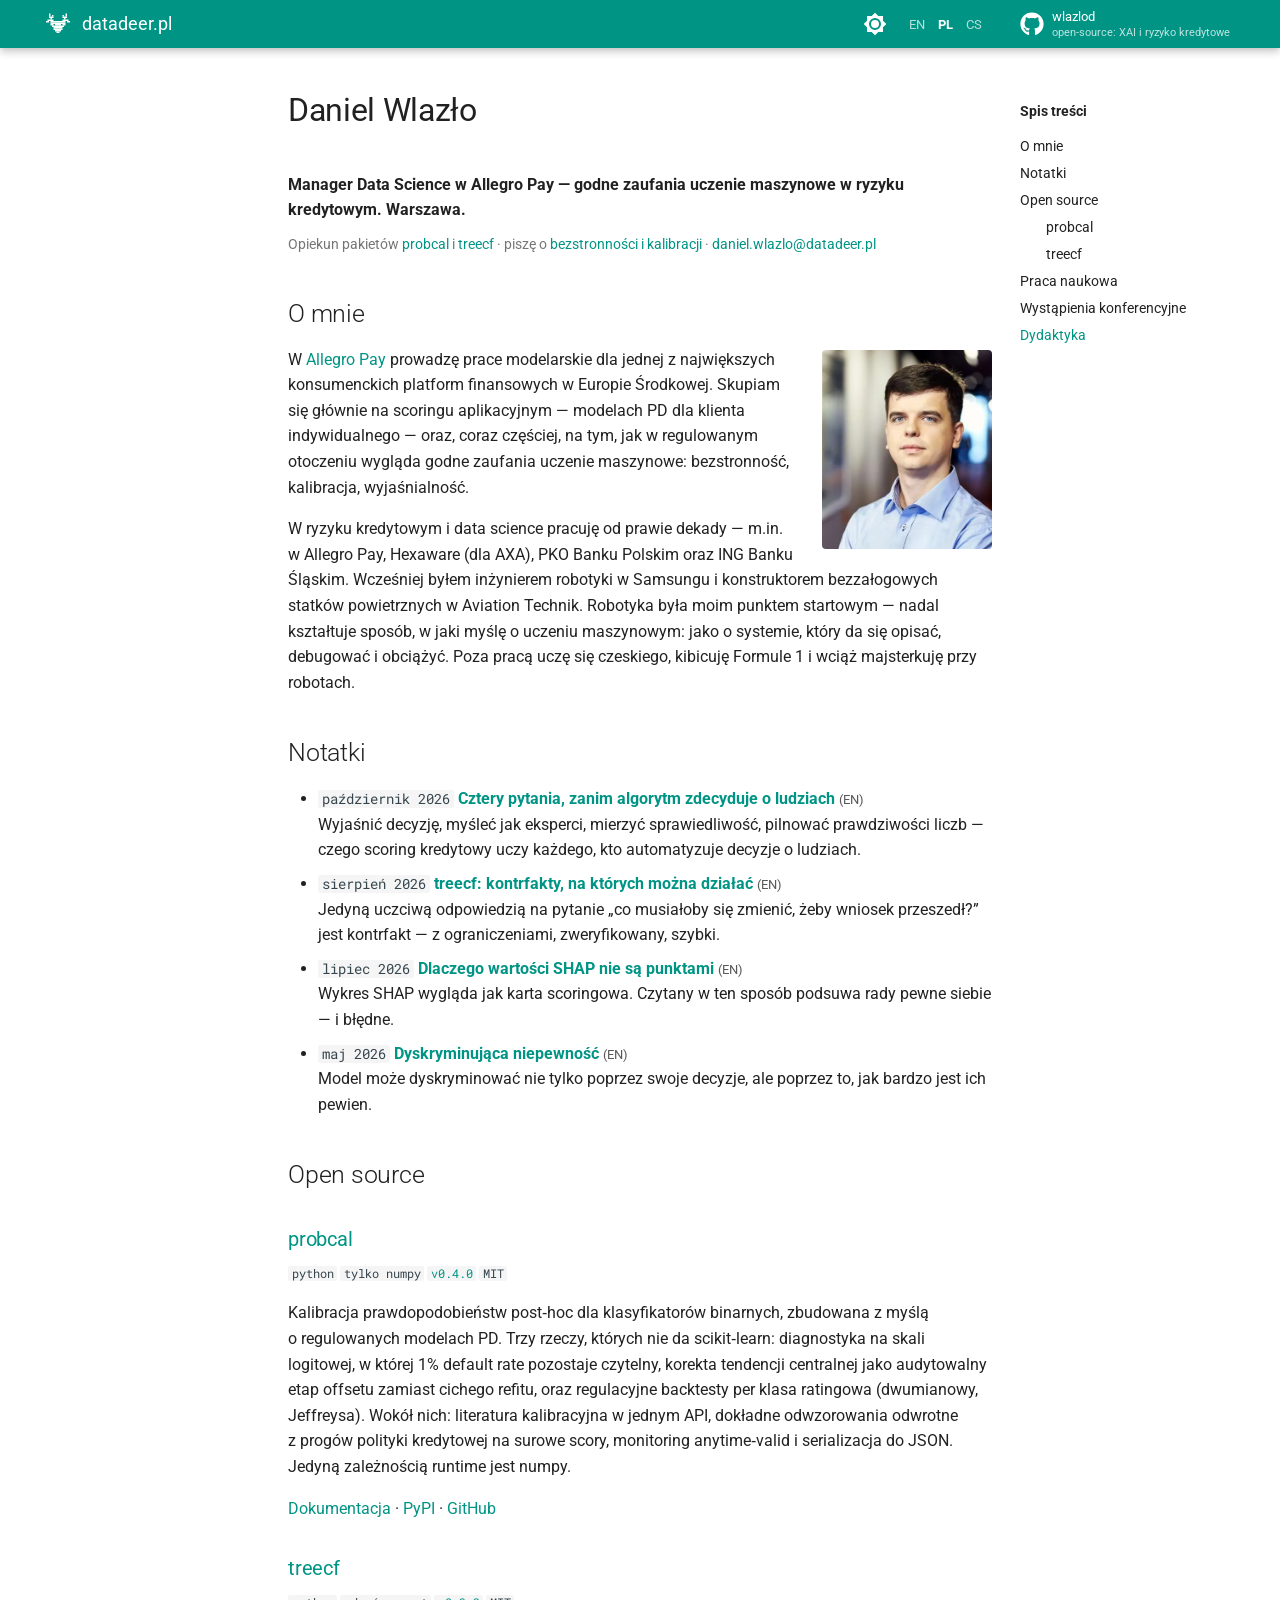
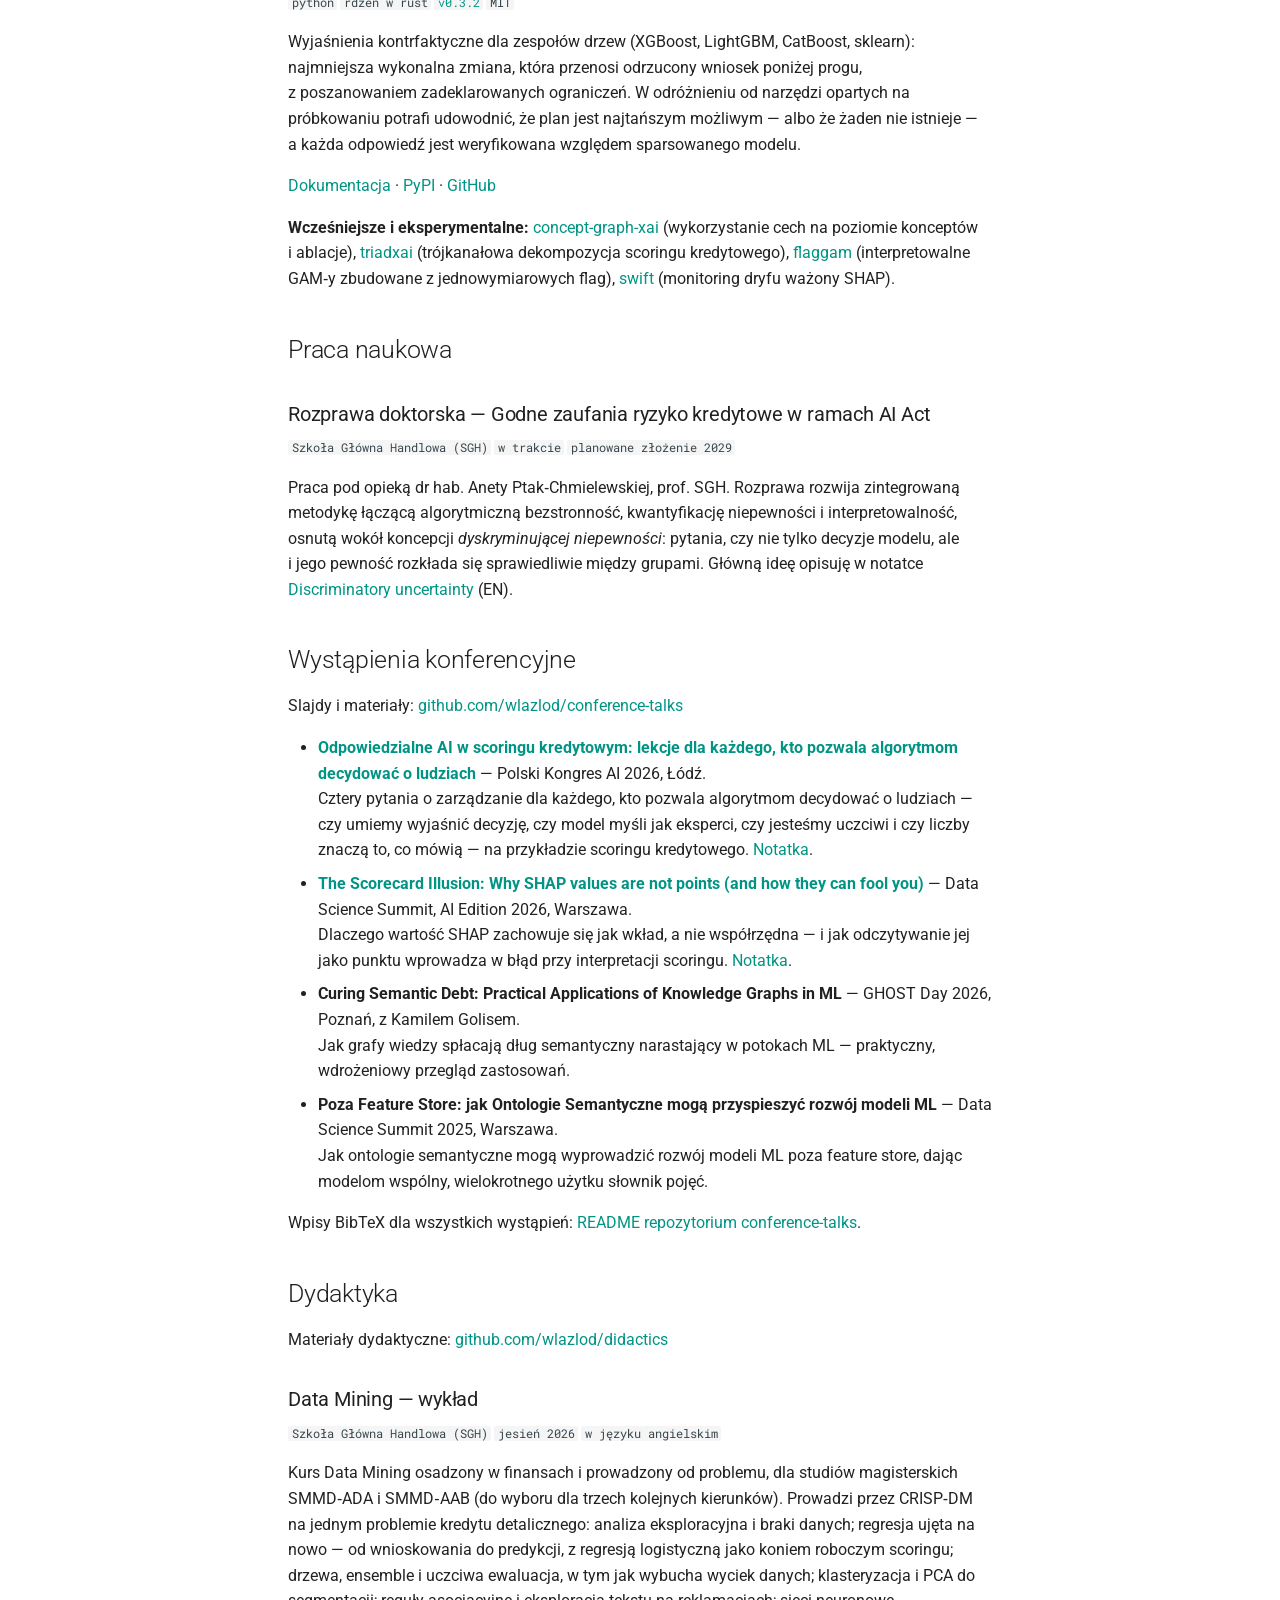
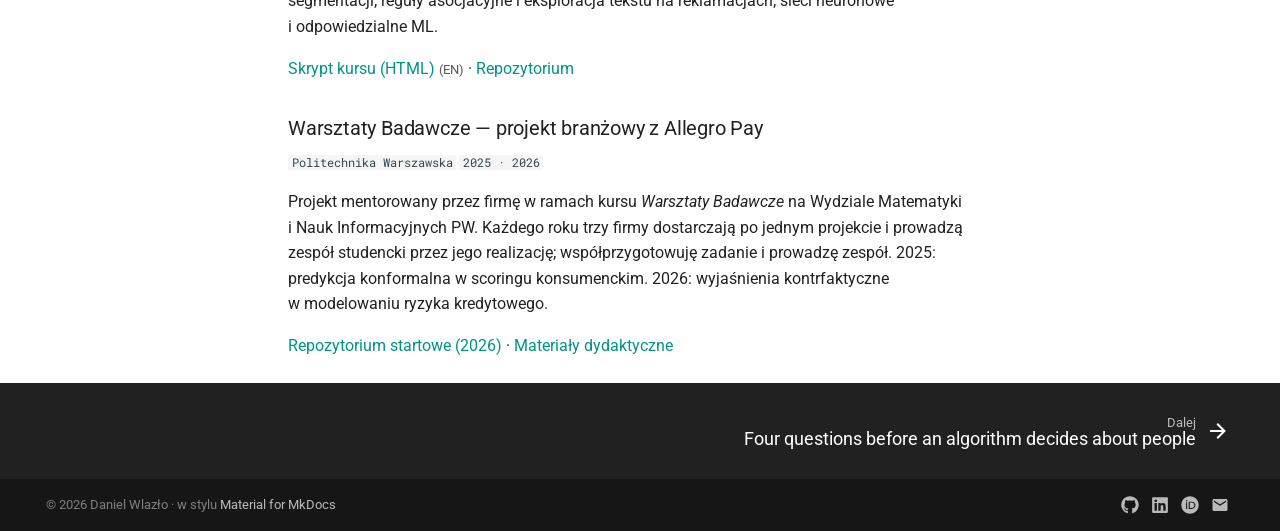
<file: pl/index.html>
<!DOCTYPE html>
<html lang="pl">
<head>
<meta charset="UTF-8">
<meta name="viewport" content="width=device-width, initial-scale=1">
<title>Daniel Wlazło — ML w ryzyku kredytowym, kalibracja, XAI</title>
<meta name="description" content="Daniel Wlazło — Manager Data Science w Allegro Pay. Godne zaufania uczenie maszynowe w ryzyku kredytowym. Warszawa.">
<link rel="canonical" href="https://datadeer.pl/pl/">
<link rel="alternate" hreflang="en" href="https://datadeer.pl/">
<link rel="alternate" hreflang="pl" href="https://datadeer.pl/pl/">
<link rel="alternate" hreflang="cs" href="https://datadeer.pl/cs/">
<link rel="alternate" hreflang="x-default" href="https://datadeer.pl/">
<link rel="icon" type="image/svg+xml" href="/assets/favicon.svg">

<link rel="stylesheet" href="/assets/fonts/fonts.css">
<link rel="stylesheet" href="/assets/style.css">

<meta property="og:title" content="Daniel Wlazło">
<meta property="og:description" content="Manager Data Science w Allegro Pay. Godne zaufania uczenie maszynowe w ryzyku kredytowym.">
<meta property="og:url" content="https://datadeer.pl/pl/">
<meta property="og:type" content="website">
<meta property="og:locale" content="pl_PL">
<meta property="og:image" content="https://datadeer.pl/assets/img/og-card.png">
<meta property="og:image:width" content="1200">
<meta property="og:image:height" content="630">
<meta name="twitter:card" content="summary_large_image">

<script type="application/ld+json">
{
  "@context": "https://schema.org",
  "@type": "Person",
  "@id": "https://datadeer.pl/#person",
  "name": "Daniel Wlazło",
  "url": "https://datadeer.pl/",
  "email": "mailto:daniel.wlazlo@datadeer.pl",
  "jobTitle": "Data Science Manager",
  "worksFor": {
    "@type": "Organization",
    "name": "Allegro Pay",
    "url": "https://allegro.pl/metody-platnosci/allegro-pay"
  },
  "affiliation": {
    "@type": "CollegeOrUniversity",
    "name": "SGH Warsaw School of Economics",
    "url": "https://www.sgh.waw.pl/"
  },
  "address": {
    "@type": "PostalAddress",
    "addressLocality": "Warsaw",
    "addressCountry": "PL"
  },
  "sameAs": [
    "https://github.com/wlazlod",
    "https://www.linkedin.com/in/danielwlazlorobots/",
    "https://orcid.org/0009-0003-1984-8183"
  ],
  "knowsAbout": [
    "credit risk",
    "machine learning",
    "explainable AI",
    "algorithmic fairness",
    "probability calibration",
    "uncertainty quantification"
  ]
}
</script>
</head>
<body dir="ltr" class="md-page--home" data-md-color-scheme="default">
<script>(function(){var s=null;try{s=localStorage.getItem("datadeer.palette")}catch(e){}if(s!=="slate"&&s!=="default"){s=window.matchMedia&&window.matchMedia("(prefers-color-scheme: dark)").matches?"slate":"default"}document.body.setAttribute("data-md-color-scheme",s)})();</script>

<input class="md-toggle" data-md-toggle="drawer" type="checkbox" id="__drawer" autocomplete="off">
<a href="#article" class="md-skip">Przejdź do treści</a>
<label class="md-overlay" for="__drawer"></label>

<header class="md-header" data-md-component="header">
  <nav class="md-header__inner md-grid" aria-label="Nagłówek">
    <label class="md-header__button md-icon" for="__drawer" aria-label="Otwórz nawigację">
      <svg xmlns="http://www.w3.org/2000/svg" viewBox="0 0 24 24"><path d="M3 6h18v2H3zm0 5h18v2H3zm0 5h18v2H3z"/></svg>
    </label>
    <a href="/pl/" title="Daniel Wlazło" class="md-header__button md-logo" aria-label="datadeer.pl">
      <svg xmlns="http://www.w3.org/2000/svg" viewBox="0 0 16 16"><g fill="currentColor"><rect x="2" y="1" width="1" height="1"/><rect x="13" y="1" width="1" height="1"/><rect x="2" y="2" width="1" height="1"/><rect x="4" y="2" width="1" height="1"/><rect x="11" y="2" width="1" height="1"/><rect x="13" y="2" width="1" height="1"/><rect x="2" y="3" width="3" height="1"/><rect x="11" y="3" width="3" height="1"/><rect x="3" y="4" width="1" height="1"/><rect x="12" y="4" width="1" height="1"/><rect x="1" y="5" width="4" height="1"/><rect x="11" y="5" width="4" height="1"/><rect x="0" y="6" width="2" height="1"/><rect x="3" y="6" width="10" height="1"/><rect x="14" y="6" width="2" height="1"/><rect x="3" y="7" width="10" height="1"/><rect x="3" y="8" width="2" height="1"/><rect x="6" y="8" width="4" height="1"/><rect x="11" y="8" width="2" height="1"/><rect x="4" y="9" width="8" height="1"/><rect x="5" y="10" width="6" height="1"/><rect x="5" y="11" width="6" height="1"/><rect x="6" y="12" width="4" height="1"/><rect x="7" y="13" width="2" height="1"/></g></svg>
    </a>
    <div class="md-header__title"><a href="/pl/">datadeer.pl</a></div>
    <button class="md-header__button md-icon md-header__option" type="button" data-md-component="palette" aria-label="Przełącz motyw" title="Przełącz motyw">
      <svg class="md-icon--sun" xmlns="http://www.w3.org/2000/svg" viewBox="0 0 24 24"><path d="M12 8a4 4 0 0 0-4 4 4 4 0 0 0 4 4 4 4 0 0 0 4-4 4 4 0 0 0-4-4m0 10a6 6 0 0 1-6-6 6 6 0 0 1 6-6 6 6 0 0 1 6 6 6 6 0 0 1-6 6m8-9.31V4h-4.69L12 .69 8.69 4H4v4.69L.69 12 4 15.31V20h4.69L12 23.31 15.31 20H20v-4.69L23.31 12z"/></svg>
      <svg class="md-icon--moon" xmlns="http://www.w3.org/2000/svg" viewBox="0 0 24 24"><path d="M12 18c-.89 0-1.74-.2-2.5-.55C11.56 16.5 13 14.42 13 12s-1.44-4.5-3.5-5.45C10.26 6.2 11.11 6 12 6a6 6 0 0 1 6 6 6 6 0 0 1-6 6m8-9.31V4h-4.69L12 .69 8.69 4H4v4.69L.69 12 4 15.31V20h4.69L12 23.31 15.31 20H20v-4.69L23.31 12z"/></svg>
    </button>
    <nav class="md-header__langs" aria-label="Język">
      <ul>
        <li><a href="/" hreflang="en">EN</a></li>
        <li><span aria-current="true">PL</span></li>
        <li><a href="/cs/" hreflang="cs">CS</a></li>
      </ul>
    </nav>
    <div class="md-header__source">
      <a href="https://github.com/wlazlod" title="Przejdź do GitHub" class="md-source" data-md-component="source">
        <div class="md-source__icon md-icon">
          <svg xmlns="http://www.w3.org/2000/svg" viewBox="0 0 496 512"><path d="M165.9 397.4c0 2-2.3 3.6-5.2 3.6-3.3.3-5.6-1.3-5.6-3.6 0-2 2.3-3.6 5.2-3.6 3-.3 5.6 1.3 5.6 3.6zm-31.1-4.5c-.7 2 1.3 4.3 4.3 4.9 2.6 1 5.6 0 6.2-2s-1.3-4.3-4.3-5.2c-2.6-.7-5.5.3-6.2 2.3zm44.2-1.7c-2.9.7-4.9 2.6-4.6 4.9.3 2 2.9 3.3 5.9 2.6 2.9-.7 4.9-2.6 4.6-4.6-.3-1.9-3-3.2-5.9-2.9zM244.8 8C106.1 8 0 113.3 0 252c0 110.9 69.8 205.8 169.5 239.2 12.8 2.3 17.3-5.6 17.3-12.1 0-6.2-.3-40.4-.3-61.4 0 0-70 15-84.7-29.8 0 0-11.4-29.1-27.8-36.6 0 0-22.9-15.7 1.6-15.4 0 0 24.9 2 38.6 25.8 21.9 38.6 58.6 27.5 72.9 20.9 2.3-16 8.8-27.1 16-33.7-55.9-6.2-112.3-14.3-112.3-110.5 0-27.5 7.6-41.3 23.6-58.9-2.6-6.5-11.1-33.3 2.6-67.9 20.9-6.5 69 27 69 27 20-5.6 41.5-8.5 62.8-8.5s42.8 2.9 62.8 8.5c0 0 48.1-33.6 69-27 13.7 34.7 5.2 61.4 2.6 67.9 16 17.7 25.8 31.5 25.8 58.9 0 96.5-58.9 104.2-114.8 110.5 9.2 7.9 17 22.9 17 46.4 0 33.7-.3 75.4-.3 83.6 0 6.5 4.6 14.4 17.3 12.1C428.2 457.8 496 362.9 496 252 496 113.3 383.5 8 244.8 8z"/></svg>
        </div>
        <div class="md-source__repository">
          wlazlod
          <ul class="md-source__facts"><li>open-source: XAI i ryzyko kredytowe</li></ul>
        </div>
      </a>
    </div>
  </nav>
</header>

<div class="md-container" data-md-component="container">
<main class="md-main" data-md-component="main">
<div class="md-main__inner md-grid">

  <div class="md-sidebar md-sidebar--primary" data-md-component="sidebar" data-md-type="navigation">
    <nav class="md-nav md-nav--primary" aria-label="Nawigacja">
      <span class="md-nav__title">
        <span class="md-nav__button md-logo"><svg xmlns="http://www.w3.org/2000/svg" viewBox="0 0 16 16"><g fill="currentColor"><rect x="2" y="1" width="1" height="1"/><rect x="13" y="1" width="1" height="1"/><rect x="2" y="2" width="1" height="1"/><rect x="4" y="2" width="1" height="1"/><rect x="11" y="2" width="1" height="1"/><rect x="13" y="2" width="1" height="1"/><rect x="2" y="3" width="3" height="1"/><rect x="11" y="3" width="3" height="1"/><rect x="3" y="4" width="1" height="1"/><rect x="12" y="4" width="1" height="1"/><rect x="1" y="5" width="4" height="1"/><rect x="11" y="5" width="4" height="1"/><rect x="0" y="6" width="2" height="1"/><rect x="3" y="6" width="10" height="1"/><rect x="14" y="6" width="2" height="1"/><rect x="3" y="7" width="10" height="1"/><rect x="3" y="8" width="2" height="1"/><rect x="6" y="8" width="4" height="1"/><rect x="11" y="8" width="2" height="1"/><rect x="4" y="9" width="8" height="1"/><rect x="5" y="10" width="6" height="1"/><rect x="5" y="11" width="6" height="1"/><rect x="6" y="12" width="4" height="1"/><rect x="7" y="13" width="2" height="1"/></g></svg></span>
        datadeer.pl
      </span>
      <ul class="md-nav__list">
        <li class="md-nav__item"><a href="/pl/" class="md-nav__link md-nav__link--active">Strona główna</a></li>
        <li class="md-nav__item md-nav__item--section">
          <span class="md-nav__label">Notatki</span>
          <ul class="md-nav__list">
            <li class="md-nav__item"><a href="/notes/four-questions-responsible-ai.html" class="md-nav__link">Four questions before an algorithm decides <small>(EN)</small></a></li>
            <li class="md-nav__item"><a href="/notes/treecf.html" class="md-nav__link">treecf: counterfactuals you can act on <small>(EN)</small></a></li>
            <li class="md-nav__item"><a href="/notes/shap-values-are-not-points.html" class="md-nav__link">Why SHAP values are not points <small>(EN)</small></a></li>
            <li class="md-nav__item"><a href="/notes/discriminatory-uncertainty.html" class="md-nav__link">Discriminatory uncertainty <small>(EN)</small></a></li>
          </ul>
        </li>
        <li class="md-nav__item md-nav__item--section">
          <span class="md-nav__label">Dydaktyka</span>
          <ul class="md-nav__list">
            <li class="md-nav__item"><a href="/didactics/data-mining.html" class="md-nav__link">Data Mining (SGH) <small>(EN)</small></a></li>
          </ul>
        </li>
      </ul>
    </nav>
  </div>

  <div class="md-sidebar md-sidebar--secondary" data-md-component="sidebar" data-md-type="toc">
    <nav class="md-nav md-nav--secondary" aria-label="Spis treści">
      <span class="md-nav__title">Spis treści</span>
      <ul class="md-nav__list">
        <li class="md-nav__item"><a href="#about" class="md-nav__link">O mnie</a></li>
        <li class="md-nav__item"><a href="#notes" class="md-nav__link">Notatki</a></li>
        <li class="md-nav__item"><a href="#open-source" class="md-nav__link">Open source</a>
          <ul class="md-nav__list">
            <li class="md-nav__item"><a href="#probcal" class="md-nav__link">probcal</a></li>
            <li class="md-nav__item"><a href="#treecf" class="md-nav__link">treecf</a></li>
          </ul>
        </li>
        <li class="md-nav__item"><a href="#academic" class="md-nav__link">Praca naukowa</a></li>
        <li class="md-nav__item"><a href="#talks" class="md-nav__link">Wystąpienia konferencyjne</a></li>
        <li class="md-nav__item"><a href="#didactics" class="md-nav__link">Dydaktyka</a></li>
      </ul>
    </nav>
  </div>

  <article id="article" class="md-content md-typeset" data-md-component="content">
    <div class="md-content__inner">

      <h1 id="daniel-wlazlo">Daniel Wlazło<a class="headerlink" href="#daniel-wlazlo" title="Stały odnośnik">&para;</a></h1>

      <p><strong>Manager Data Science w Allegro Pay &mdash; godne zaufania uczenie maszynowe w ryzyku kredytowym. Warszawa.</strong></p>
      <p class="strapline-meta">Opiekun pakietów <a href="#probcal">probcal</a> i&nbsp;<a href="#treecf">treecf</a> &middot; piszę o&nbsp;<a href="#notes">bezstronności i&nbsp;kalibracji</a> &middot; <a href="mailto:daniel.wlazlo@datadeer.pl">daniel.wlazlo@datadeer.pl</a></p>

      <h2 id="about">O&nbsp;mnie<a class="headerlink" href="#about" title="Stały odnośnik">&para;</a></h2>

      <img class="headshot" src="/assets/img/headshot.webp" alt="Daniel Wlazło" width="400" height="468" fetchpriority="high" decoding="async">

      <p>W <a href="https://allegro.pl/metody-platnosci/allegro-pay">Allegro&nbsp;Pay</a> prowadzę prace modelarskie dla jednej z największych konsumenckich platform finansowych w Europie Środkowej. Skupiam się głównie na scoringu aplikacyjnym &mdash; modelach PD dla klienta indywidualnego &mdash; oraz, coraz częściej, na tym, jak w regulowanym otoczeniu wygląda godne zaufania uczenie maszynowe: bezstronność, kalibracja, wyjaśnialność.</p>

      <p>W ryzyku kredytowym i&nbsp;data science pracuję od prawie dekady &mdash; m.in. w&nbsp;Allegro&nbsp;Pay, Hexaware (dla AXA), PKO Banku Polskim oraz ING Banku Śląskim. Wcześniej byłem inżynierem robotyki w&nbsp;Samsungu i&nbsp;konstruktorem bezzałogowych statków powietrznych w&nbsp;Aviation&nbsp;Technik. Robotyka była moim punktem startowym &mdash; nadal kształtuje sposób, w&nbsp;jaki myślę o&nbsp;uczeniu maszynowym: jako o&nbsp;systemie, który da się opisać, debugować i&nbsp;obciążyć. Poza pracą uczę się czeskiego, kibicuję Formule&nbsp;1 i&nbsp;wciąż majsterkuję przy robotach.</p>


      <h2 id="notes">Notatki<a class="headerlink" href="#notes" title="Stały odnośnik">&para;</a></h2>

      <ul>
        <li><code>październik 2026</code> <a href="/notes/four-questions-responsible-ai.html" hreflang="en"><strong>Cztery pytania, zanim algorytm zdecyduje o&nbsp;ludziach</strong></a> <small>(EN)</small><br>Wyjaśnić decyzję, myśleć jak eksperci, mierzyć sprawiedliwość, pilnować prawdziwości liczb &mdash; czego scoring kredytowy uczy każdego, kto automatyzuje decyzje o&nbsp;ludziach.</li>
        <li><code>sierpień 2026</code> <a href="/notes/treecf.html" hreflang="en"><strong>treecf: kontrfakty, na których można działać</strong></a> <small>(EN)</small><br>Jedyną uczciwą odpowiedzią na pytanie &bdquo;co musiałoby się zmienić, żeby wniosek przeszedł?&rdquo; jest kontrfakt &mdash; z&nbsp;ograniczeniami, zweryfikowany, szybki.</li>
        <li><code>lipiec 2026</code> <a href="/notes/shap-values-are-not-points.html" hreflang="en"><strong>Dlaczego wartości SHAP nie są punktami</strong></a> <small>(EN)</small><br>Wykres SHAP wygląda jak karta scoringowa. Czytany w&nbsp;ten sposób podsuwa rady pewne siebie &mdash; i&nbsp;błędne.</li>
        <li><code>maj 2026</code> <a href="/notes/discriminatory-uncertainty.html" hreflang="en"><strong>Dyskryminująca niepewność</strong></a> <small>(EN)</small><br>Model może dyskryminować nie tylko poprzez swoje decyzje, ale poprzez to, jak bardzo jest ich pewien.</li>
      </ul>

      <h2 id="open-source">Open source<a class="headerlink" href="#open-source" title="Stały odnośnik">&para;</a></h2>

      <h3 id="probcal"><a href="https://github.com/wlazlod/probcal">probcal</a><a class="headerlink" href="#probcal" title="Stały odnośnik">&para;</a></h3>
      <p class="doc-meta"><code>python</code> <code>tylko numpy</code> <a href="https://pypi.org/project/probcal/"><code>v0.4.0</code></a> <code>MIT</code></p>
      <p>Kalibracja prawdopodobieństw post&#8209;hoc dla klasyfikatorów binarnych, zbudowana z&nbsp;myślą o&nbsp;regulowanych modelach PD. Trzy rzeczy, których nie da scikit&#8209;learn: diagnostyka na skali logitowej, w&nbsp;której 1% default rate pozostaje czytelny, korekta tendencji centralnej jako audytowalny etap offsetu zamiast cichego refitu, oraz regulacyjne backtesty per klasa ratingowa (dwumianowy, Jeffreysa). Wokół nich: literatura kalibracyjna w&nbsp;jednym API, dokładne odwzorowania odwrotne z&nbsp;progów polityki kredytowej na surowe scory, monitoring anytime&#8209;valid i&nbsp;serializacja do JSON. Jedyną zależnością runtime jest numpy.</p>
      <p><a href="https://wlazlod.github.io/probcal/">Dokumentacja</a> &middot; <a href="https://pypi.org/project/probcal/">PyPI</a> &middot; <a href="https://github.com/wlazlod/probcal">GitHub</a></p>

      <h3 id="treecf"><a href="https://github.com/wlazlod/treecf">treecf</a><a class="headerlink" href="#treecf" title="Stały odnośnik">&para;</a></h3>
      <p class="doc-meta"><code>python</code> <code>rdzeń w rust</code> <a href="https://pypi.org/project/treecf/"><code>v0.3.2</code></a> <code>MIT</code></p>
      <p>Wyjaśnienia kontrfaktyczne dla zespołów drzew (XGBoost, LightGBM, CatBoost, sklearn): najmniejsza wykonalna zmiana, która przenosi odrzucony wniosek poniżej progu, z&nbsp;poszanowaniem zadeklarowanych ograniczeń. W&nbsp;odróżnieniu od narzędzi opartych na próbkowaniu potrafi udowodnić, że plan jest najtańszym możliwym &mdash; albo że żaden nie istnieje &mdash; a&nbsp;każda odpowiedź jest weryfikowana względem sparsowanego modelu.</p>
      <p><a href="https://wlazlod.github.io/treecf/">Dokumentacja</a> &middot; <a href="https://pypi.org/project/treecf/">PyPI</a> &middot; <a href="https://github.com/wlazlod/treecf">GitHub</a></p>

      <p><strong>Wcześniejsze i&nbsp;eksperymentalne:</strong> <a href="https://wlazlod.github.io/concept-graph-xai/">concept-graph-xai</a> (wykorzystanie cech na poziomie konceptów i&nbsp;ablacje), <a href="https://wlazlod.github.io/triadxai/">triadxai</a> (trójkanałowa dekompozycja scoringu kredytowego), <a href="https://wlazlod.github.io/flaggam/">flaggam</a> (interpretowalne GAM&#8209;y zbudowane z&nbsp;jednowymiarowych flag), <a href="https://wlazlod.github.io/swift/">swift</a> (monitoring dryfu ważony SHAP).</p>

      <h2 id="academic">Praca naukowa<a class="headerlink" href="#academic" title="Stały odnośnik">&para;</a></h2>

      <h3 id="thesis">Rozprawa doktorska &mdash; Godne zaufania ryzyko kredytowe w&nbsp;ramach AI&nbsp;Act<a class="headerlink" href="#thesis" title="Stały odnośnik">&para;</a></h3>
      <p class="doc-meta"><code>Szkoła Główna Handlowa (SGH)</code> <code>w trakcie</code> <code>planowane złożenie 2029</code></p>
      <p>Praca pod opieką dr&nbsp;hab.&nbsp;Anety&nbsp;Ptak&#8209;Chmielewskiej, prof.&nbsp;SGH. Rozprawa rozwija zintegrowaną metodykę łączącą algorytmiczną bezstronność, kwantyfikację niepewności i&nbsp;interpretowalność, osnutą wokół koncepcji <em>dyskryminującej niepewności</em>: pytania, czy nie tylko decyzje modelu, ale i&nbsp;jego pewność rozkłada się sprawiedliwie między grupami. Główną ideę opisuję w&nbsp;notatce <a href="/notes/discriminatory-uncertainty.html" hreflang="en">Discriminatory uncertainty</a> (EN).</p>

      <h2 id="talks">Wystąpienia konferencyjne<a class="headerlink" href="#talks" title="Stały odnośnik">&para;</a></h2>

      <p>Slajdy i&nbsp;materiały: <a href="https://github.com/wlazlod/conference-talks">github.com/wlazlod/conference-talks</a></p>

      <ul>
        <li><a href="https://github.com/wlazlod/conference-talks/blob/main/2026-10-28-PKAI/odpowiedzialne-ai-w-scoringu-kredytowym.pdf"><strong>Odpowiedzialne AI w scoringu kredytowym: lekcje dla każdego, kto pozwala algorytmom decydować o ludziach</strong></a> &mdash; Polski Kongres AI 2026, Łódź.<br>Cztery pytania o&nbsp;zarządzanie dla każdego, kto pozwala algorytmom decydować o&nbsp;ludziach &mdash; czy umiemy wyjaśnić decyzję, czy model myśli jak eksperci, czy jesteśmy uczciwi i&nbsp;czy liczby znaczą to, co mówią &mdash; na przykładzie scoringu kredytowego. <a href="/notes/four-questions-responsible-ai.html">Notatka</a>.
        </li>
        <li><a href="https://github.com/wlazlod/conference-talks/blob/main/2026-06-18-DSS-AI/the-scorecard-illusion.pdf"><strong>The Scorecard Illusion: Why SHAP values are not points (and how they can fool you)</strong></a> &mdash; Data Science Summit, AI&nbsp;Edition 2026, Warszawa.<br>Dlaczego wartość SHAP zachowuje się jak wkład, a&nbsp;nie współrzędna &mdash; i&nbsp;jak odczytywanie jej jako punktu wprowadza w&nbsp;błąd przy interpretacji scoringu. <a href="/notes/shap-values-are-not-points.html">Notatka</a>.
        </li>
        <li><strong>Curing Semantic Debt: Practical Applications of Knowledge Graphs in ML</strong> &mdash; GHOST&nbsp;Day 2026, Poznań, z&nbsp;Kamilem&nbsp;Golisem.<br>Jak grafy wiedzy spłacają dług semantyczny narastający w&nbsp;potokach ML &mdash; praktyczny, wdrożeniowy przegląd zastosowań.
        </li>
        <li><strong>Poza Feature Store: jak Ontologie Semantyczne mogą przyspieszyć rozwój modeli ML</strong> &mdash; Data Science Summit 2025, Warszawa.<br>Jak ontologie semantyczne mogą wyprowadzić rozwój modeli ML poza feature store, dając modelom wspólny, wielokrotnego użytku słownik pojęć.
        </li>
      </ul>

      <p>Wpisy BibTeX dla wszystkich wystąpień: <a href="https://github.com/wlazlod/conference-talks#readme">README repozytorium conference-talks</a>.</p>

      <h2 id="didactics">Dydaktyka<a class="headerlink" href="#didactics" title="Stały odnośnik">&para;</a></h2>

      <p>Materiały dydaktyczne: <a href="https://github.com/wlazlod/didactics">github.com/wlazlod/didactics</a></p>

      <h3 id="data-mining-sgh">Data Mining &mdash; wykład<a class="headerlink" href="#data-mining-sgh" title="Stały odnośnik">&para;</a></h3>
      <p class="doc-meta"><code>Szkoła Główna Handlowa (SGH)</code> <code>jesień 2026</code> <code>w języku angielskim</code></p>
      <p>Kurs Data Mining osadzony w&nbsp;finansach i&nbsp;prowadzony od problemu, dla studiów magisterskich SMMD&#8209;ADA i&nbsp;SMMD&#8209;AAB (do wyboru dla trzech kolejnych kierunków). Prowadzi przez CRISP&#8209;DM na jednym problemie kredytu detalicznego: analiza eksploracyjna i&nbsp;braki danych; regresja ujęta na nowo &mdash; od wnioskowania do predykcji, z&nbsp;regresją logistyczną jako koniem roboczym scoringu; drzewa, ensemble i&nbsp;uczciwa ewaluacja, w&nbsp;tym jak wybucha wyciek danych; klasteryzacja i&nbsp;PCA do segmentacji; reguły asocjacyjne i&nbsp;eksploracja tekstu na reklamacjach; sieci neuronowe i&nbsp;odpowiedzialne ML.</p>
      <p><a href="/didactics/data-mining.html" hreflang="en">Skrypt kursu (HTML)</a> <small>(EN)</small> &middot; <a href="https://github.com/wlazlod/didactics">Repozytorium</a></p>

      <h3 id="research-workshop">Warsztaty Badawcze &mdash; projekt branżowy z&nbsp;Allegro Pay<a class="headerlink" href="#research-workshop" title="Stały odnośnik">&para;</a></h3>
      <p class="doc-meta"><code>Politechnika Warszawska</code> <code>2025 &middot; 2026</code></p>
      <p>Projekt mentorowany przez firmę w&nbsp;ramach kursu <em>Warsztaty Badawcze</em> na Wydziale Matematyki i&nbsp;Nauk Informacyjnych PW. Każdego roku trzy firmy dostarczają po jednym projekcie i&nbsp;prowadzą zespół studencki przez jego realizację; współprzygotowuję zadanie i&nbsp;prowadzę zespół. 2025: predykcja konformalna w&nbsp;scoringu konsumenckim. 2026: wyjaśnienia kontrfaktyczne w&nbsp;modelowaniu ryzyka kredytowego.</p>
      <p><a href="https://github.com/wlazlod/wut-counterfactual-explanations">Repozytorium startowe (2026)</a> &middot; <a href="https://github.com/wlazlod/didactics">Materiały dydaktyczne</a></p>

    </div>
  </article>

</div>
</main>

<footer class="md-footer">
  <nav class="md-footer__inner md-grid" aria-label="Stopka">
    <a href="/notes/four-questions-responsible-ai.html" class="md-footer__link md-footer__link--next" aria-label="Dalej: Four questions before an algorithm decides about people">
      <div class="md-footer__title">
        <span class="md-footer__direction">Dalej</span>
        Four questions before an algorithm decides about people
      </div>
      <svg xmlns="http://www.w3.org/2000/svg" viewBox="0 0 24 24"><path d="M4 11v2h12l-5.5 5.5 1.42 1.42L19.84 12l-7.92-7.92L10.5 5.5 16 11z"/></svg>
    </a>
  </nav>
  <div class="md-footer-meta">
    <div class="md-footer-meta__inner md-grid">
      <div class="md-copyright">&copy; 2026 Daniel Wlazło &middot; w stylu <a href="https://squidfunk.github.io/mkdocs-material/">Material for MkDocs</a></div>
      <div class="md-footer-social">
        <a href="https://github.com/wlazlod" title="GitHub" aria-label="GitHub"><svg xmlns="http://www.w3.org/2000/svg" viewBox="0 0 496 512"><path d="M165.9 397.4c0 2-2.3 3.6-5.2 3.6-3.3.3-5.6-1.3-5.6-3.6 0-2 2.3-3.6 5.2-3.6 3-.3 5.6 1.3 5.6 3.6zm-31.1-4.5c-.7 2 1.3 4.3 4.3 4.9 2.6 1 5.6 0 6.2-2s-1.3-4.3-4.3-5.2c-2.6-.7-5.5.3-6.2 2.3zm44.2-1.7c-2.9.7-4.9 2.6-4.6 4.9.3 2 2.9 3.3 5.9 2.6 2.9-.7 4.9-2.6 4.6-4.6-.3-1.9-3-3.2-5.9-2.9zM244.8 8C106.1 8 0 113.3 0 252c0 110.9 69.8 205.8 169.5 239.2 12.8 2.3 17.3-5.6 17.3-12.1 0-6.2-.3-40.4-.3-61.4 0 0-70 15-84.7-29.8 0 0-11.4-29.1-27.8-36.6 0 0-22.9-15.7 1.6-15.4 0 0 24.9 2 38.6 25.8 21.9 38.6 58.6 27.5 72.9 20.9 2.3-16 8.8-27.1 16-33.7-55.9-6.2-112.3-14.3-112.3-110.5 0-27.5 7.6-41.3 23.6-58.9-2.6-6.5-11.1-33.3 2.6-67.9 20.9-6.5 69 27 69 27 20-5.6 41.5-8.5 62.8-8.5s42.8 2.9 62.8 8.5c0 0 48.1-33.6 69-27 13.7 34.7 5.2 61.4 2.6 67.9 16 17.7 25.8 31.5 25.8 58.9 0 96.5-58.9 104.2-114.8 110.5 9.2 7.9 17 22.9 17 46.4 0 33.7-.3 75.4-.3 83.6 0 6.5 4.6 14.4 17.3 12.1C428.2 457.8 496 362.9 496 252 496 113.3 383.5 8 244.8 8z"/></svg></a>
        <a href="https://www.linkedin.com/in/danielwlazlorobots/" title="LinkedIn" aria-label="LinkedIn"><svg xmlns="http://www.w3.org/2000/svg" viewBox="0 0 448 512"><path d="M416 32H31.9C14.3 32 0 46.5 0 64.3v383.4C0 465.5 14.3 480 31.9 480H416c17.6 0 32-14.5 32-32.3V64.3c0-17.8-14.4-32.3-32-32.3zM135.4 416H69V202.2h66.5V416zm-33.2-243c-21.3 0-38.5-17.3-38.5-38.5S80.9 96 102.2 96c21.2 0 38.5 17.3 38.5 38.5 0 21.3-17.2 38.5-38.5 38.5zm282.1 243h-66.4V312c0-24.8-.5-56.7-34.5-56.7-34.6 0-39.9 27-39.9 54.9V416h-66.4V202.2h63.7v29.2h.9c8.9-16.8 30.6-34.5 62.9-34.5 67.2 0 79.7 44.3 79.7 101.9V416z"/></svg></a>
        <a href="https://orcid.org/0009-0003-1984-8183" title="ORCID" aria-label="ORCID"><svg xmlns="http://www.w3.org/2000/svg" viewBox="0 0 512 512"><path d="M294.75 188.19h-45.92V342h47.47c67.62 0 83.12-51.34 83.12-76.91 0-41.64-26.54-76.9-84.67-76.9zM256 8C119 8 8 119 8 256s111 248 248 248 248-111 248-248S393 8 256 8zM175.9 371.8h-29.8V180.2h29.8zm-14.9-217.6a19.6 19.6 0 1 1 19.6-19.6 19.64 19.64 0 0 1-19.6 19.6zM300 369h-81V161.26h80.6c76.73 0 110.44 54.83 110.44 103.85C410 318.39 368.38 369 300 369z"/></svg></a>
        <a href="mailto:daniel.wlazlo@datadeer.pl" title="E-mail" aria-label="E-mail"><svg xmlns="http://www.w3.org/2000/svg" viewBox="0 0 24 24"><path d="M20 4H4c-1.1 0-2 .9-2 2v12c0 1.1.9 2 2 2h16c1.1 0 2-.9 2-2V6c0-1.1-.9-2-2-2m0 4-8 5-8-5V6l8 5 8-5z"/></svg></a>
      </div>
    </div>
  </div>
</footer>
</div>

<script src="/assets/app.js"></script>
</body>
</html>
</file>
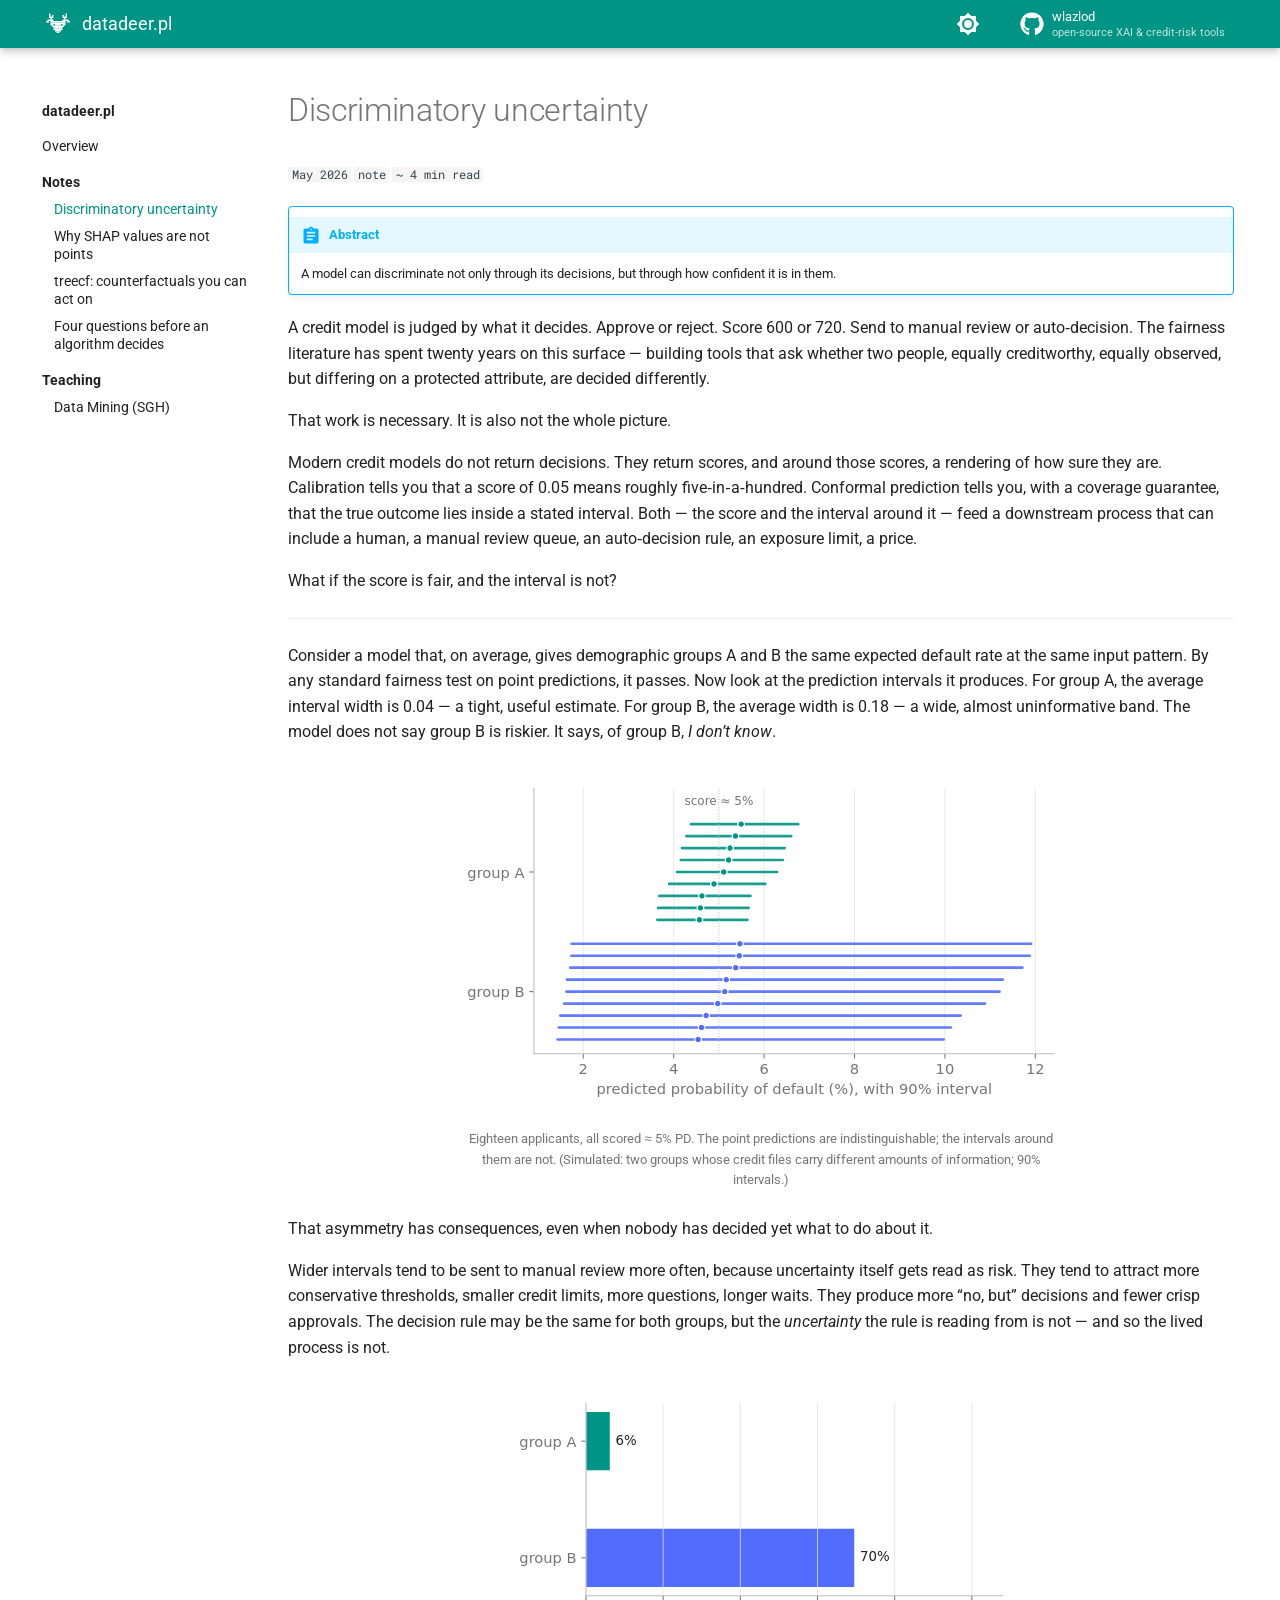
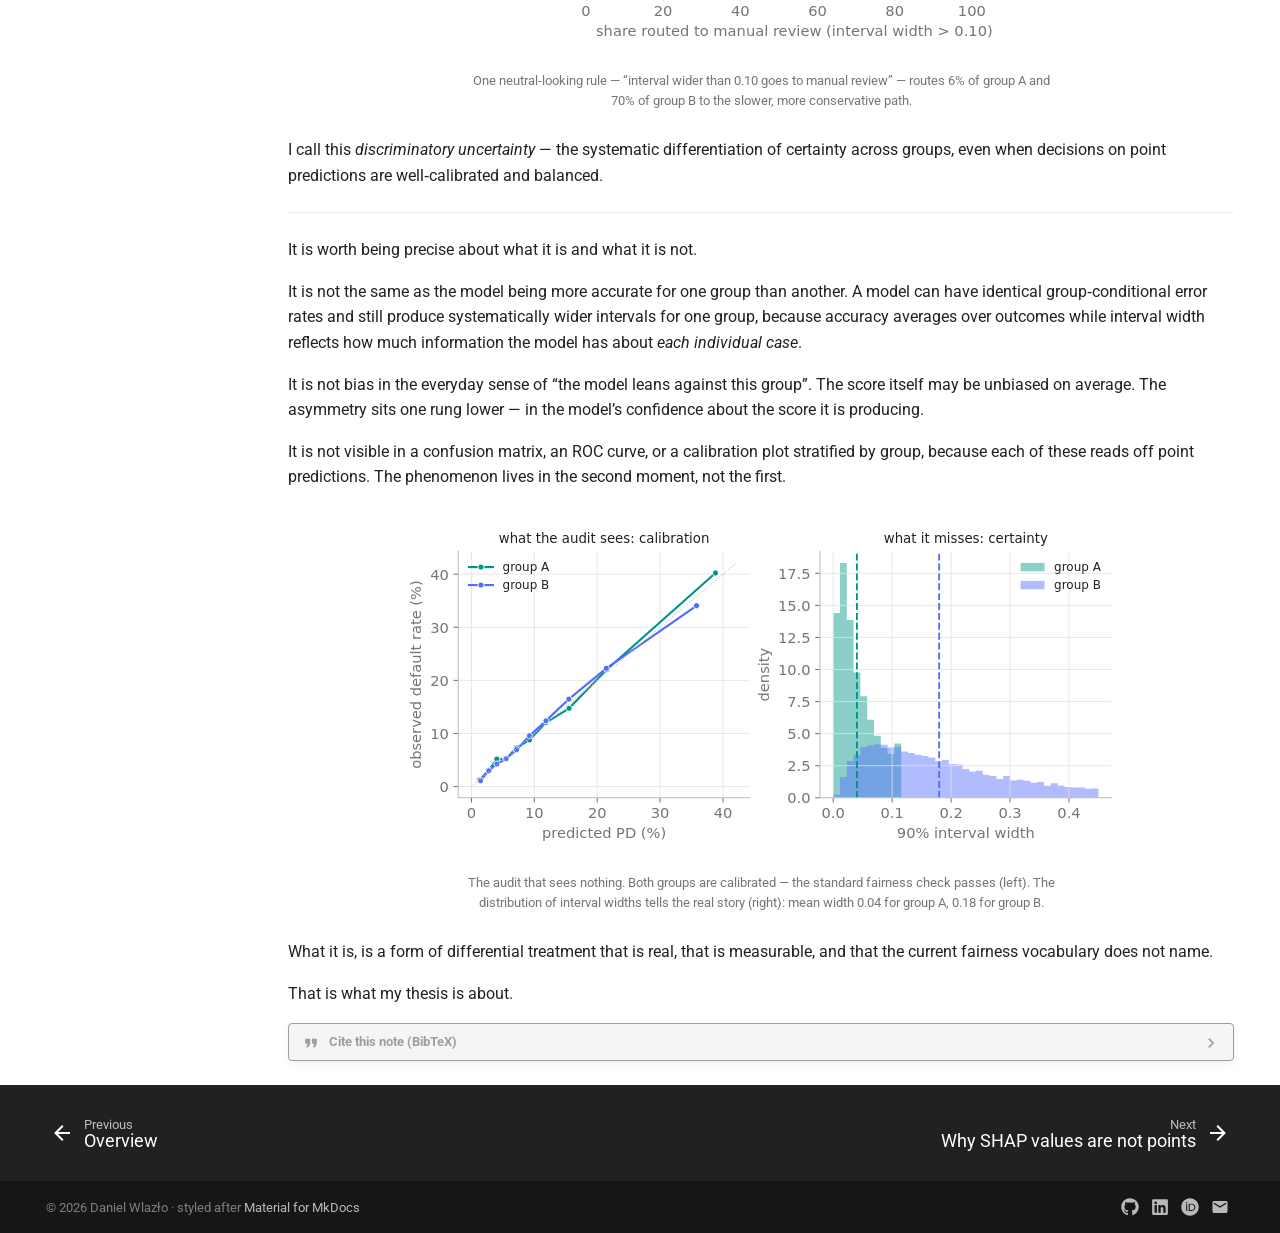
<file: notes/discriminatory-uncertainty.html>
<!DOCTYPE html>
<html lang="en">
<head>
<meta charset="UTF-8">
<meta name="viewport" content="width=device-width, initial-scale=1">
<title>Discriminatory uncertainty — Daniel Wlazło</title>
<meta name="description" content="A model can discriminate not only through its decisions, but through how confident it is in them. On uncertainty as a fairness object in credit-risk machine learning.">
<link rel="canonical" href="https://datadeer.pl/notes/discriminatory-uncertainty.html">
<link rel="icon" type="image/svg+xml" href="/assets/favicon.svg">

<link rel="stylesheet" href="/assets/fonts/fonts.css">
<link rel="stylesheet" href="/assets/style.css">

<meta property="og:title" content="Discriminatory uncertainty">
<meta property="og:description" content="A model can discriminate not only through its decisions, but through how confident it is in them.">
<meta property="og:url" content="https://datadeer.pl/notes/discriminatory-uncertainty.html">
<meta property="og:type" content="article">
<meta property="og:image" content="https://datadeer.pl/assets/img/og-card.png">
<meta property="og:image:width" content="1200">
<meta property="og:image:height" content="630">
<meta property="article:author" content="Daniel Wlazło">
<meta property="article:published_time" content="2026-05-03">
<meta name="twitter:card" content="summary_large_image">

<script type="application/ld+json">
{
  "@context": "https://schema.org",
  "@type": "ScholarlyArticle",
  "headline": "Discriminatory uncertainty",
  "description": "A model can discriminate not only through its decisions, but through how confident it is in them. On uncertainty as a fairness object in credit-risk machine learning.",
  "url": "https://datadeer.pl/notes/discriminatory-uncertainty.html",
  "mainEntityOfPage": "https://datadeer.pl/notes/discriminatory-uncertainty.html",
  "datePublished": "2026-05-03",
  "inLanguage": "en",
  "author": {
    "@type": "Person",
    "@id": "https://datadeer.pl/#person",
    "name": "Daniel Wlazło",
    "url": "https://datadeer.pl/"
  },
  "isPartOf": {
    "@type": "WebSite",
    "name": "datadeer.pl",
    "url": "https://datadeer.pl/"
  }
}
</script>
</head>
<body dir="ltr" data-md-color-scheme="default">
<script>(function(){var s=null;try{s=localStorage.getItem("datadeer.palette")}catch(e){}if(s!=="slate"&&s!=="default"){s=window.matchMedia&&window.matchMedia("(prefers-color-scheme: dark)").matches?"slate":"default"}document.body.setAttribute("data-md-color-scheme",s)})();</script>

<input class="md-toggle" data-md-toggle="drawer" type="checkbox" id="__drawer" autocomplete="off">
<a href="#article" class="md-skip">Skip to content</a>
<label class="md-overlay" for="__drawer"></label>

<header class="md-header" data-md-component="header">
  <nav class="md-header__inner md-grid" aria-label="Header">
    <label class="md-header__button md-icon" for="__drawer" aria-label="Open navigation">
      <svg xmlns="http://www.w3.org/2000/svg" viewBox="0 0 24 24"><path d="M3 6h18v2H3zm0 5h18v2H3zm0 5h18v2H3z"/></svg>
    </label>
    <a href="/" title="Daniel Wlazło" class="md-header__button md-logo" aria-label="datadeer.pl">
      <svg xmlns="http://www.w3.org/2000/svg" viewBox="0 0 16 16"><g fill="currentColor"><rect x="2" y="1" width="1" height="1"/><rect x="13" y="1" width="1" height="1"/><rect x="2" y="2" width="1" height="1"/><rect x="4" y="2" width="1" height="1"/><rect x="11" y="2" width="1" height="1"/><rect x="13" y="2" width="1" height="1"/><rect x="2" y="3" width="3" height="1"/><rect x="11" y="3" width="3" height="1"/><rect x="3" y="4" width="1" height="1"/><rect x="12" y="4" width="1" height="1"/><rect x="1" y="5" width="4" height="1"/><rect x="11" y="5" width="4" height="1"/><rect x="0" y="6" width="2" height="1"/><rect x="3" y="6" width="10" height="1"/><rect x="14" y="6" width="2" height="1"/><rect x="3" y="7" width="10" height="1"/><rect x="3" y="8" width="2" height="1"/><rect x="6" y="8" width="4" height="1"/><rect x="11" y="8" width="2" height="1"/><rect x="4" y="9" width="8" height="1"/><rect x="5" y="10" width="6" height="1"/><rect x="5" y="11" width="6" height="1"/><rect x="6" y="12" width="4" height="1"/><rect x="7" y="13" width="2" height="1"/></g></svg>
    </a>
    <div class="md-header__title"><a href="/">datadeer.pl</a></div>
    <button class="md-header__button md-icon md-header__option" type="button" data-md-component="palette" aria-label="Switch color scheme" title="Switch color scheme">
      <svg class="md-icon--sun" xmlns="http://www.w3.org/2000/svg" viewBox="0 0 24 24"><path d="M12 8a4 4 0 0 0-4 4 4 4 0 0 0 4 4 4 4 0 0 0 4-4 4 4 0 0 0-4-4m0 10a6 6 0 0 1-6-6 6 6 0 0 1 6-6 6 6 0 0 1 6 6 6 6 0 0 1-6 6m8-9.31V4h-4.69L12 .69 8.69 4H4v4.69L.69 12 4 15.31V20h4.69L12 23.31 15.31 20H20v-4.69L23.31 12z"/></svg>
      <svg class="md-icon--moon" xmlns="http://www.w3.org/2000/svg" viewBox="0 0 24 24"><path d="M12 18c-.89 0-1.74-.2-2.5-.55C11.56 16.5 13 14.42 13 12s-1.44-4.5-3.5-5.45C10.26 6.2 11.11 6 12 6a6 6 0 0 1 6 6 6 6 0 0 1-6 6m8-9.31V4h-4.69L12 .69 8.69 4H4v4.69L.69 12 4 15.31V20h4.69L12 23.31 15.31 20H20v-4.69L23.31 12z"/></svg>
    </button>
    <div class="md-header__source">
      <a href="https://github.com/wlazlod" title="Go to GitHub" class="md-source" data-md-component="source">
        <div class="md-source__icon md-icon">
          <svg xmlns="http://www.w3.org/2000/svg" viewBox="0 0 496 512"><path d="M165.9 397.4c0 2-2.3 3.6-5.2 3.6-3.3.3-5.6-1.3-5.6-3.6 0-2 2.3-3.6 5.2-3.6 3-.3 5.6 1.3 5.6 3.6zm-31.1-4.5c-.7 2 1.3 4.3 4.3 4.9 2.6 1 5.6 0 6.2-2s-1.3-4.3-4.3-5.2c-2.6-.7-5.5.3-6.2 2.3zm44.2-1.7c-2.9.7-4.9 2.6-4.6 4.9.3 2 2.9 3.3 5.9 2.6 2.9-.7 4.9-2.6 4.6-4.6-.3-1.9-3-3.2-5.9-2.9zM244.8 8C106.1 8 0 113.3 0 252c0 110.9 69.8 205.8 169.5 239.2 12.8 2.3 17.3-5.6 17.3-12.1 0-6.2-.3-40.4-.3-61.4 0 0-70 15-84.7-29.8 0 0-11.4-29.1-27.8-36.6 0 0-22.9-15.7 1.6-15.4 0 0 24.9 2 38.6 25.8 21.9 38.6 58.6 27.5 72.9 20.9 2.3-16 8.8-27.1 16-33.7-55.9-6.2-112.3-14.3-112.3-110.5 0-27.5 7.6-41.3 23.6-58.9-2.6-6.5-11.1-33.3 2.6-67.9 20.9-6.5 69 27 69 27 20-5.6 41.5-8.5 62.8-8.5s42.8 2.9 62.8 8.5c0 0 48.1-33.6 69-27 13.7 34.7 5.2 61.4 2.6 67.9 16 17.7 25.8 31.5 25.8 58.9 0 96.5-58.9 104.2-114.8 110.5 9.2 7.9 17 22.9 17 46.4 0 33.7-.3 75.4-.3 83.6 0 6.5 4.6 14.4 17.3 12.1C428.2 457.8 496 362.9 496 252 496 113.3 383.5 8 244.8 8z"/></svg>
        </div>
        <div class="md-source__repository">
          wlazlod
          <ul class="md-source__facts"><li>open-source XAI &amp; credit-risk tools</li></ul>
        </div>
      </a>
    </div>
  </nav>
</header>

<div class="md-container" data-md-component="container">
<main class="md-main" data-md-component="main">
<div class="md-main__inner md-grid">

  <div class="md-sidebar md-sidebar--primary" data-md-component="sidebar" data-md-type="navigation">
    <nav class="md-nav md-nav--primary" aria-label="Navigation">
      <span class="md-nav__title">
        <span class="md-nav__button md-logo"><svg xmlns="http://www.w3.org/2000/svg" viewBox="0 0 16 16"><g fill="currentColor"><rect x="2" y="1" width="1" height="1"/><rect x="13" y="1" width="1" height="1"/><rect x="2" y="2" width="1" height="1"/><rect x="4" y="2" width="1" height="1"/><rect x="11" y="2" width="1" height="1"/><rect x="13" y="2" width="1" height="1"/><rect x="2" y="3" width="3" height="1"/><rect x="11" y="3" width="3" height="1"/><rect x="3" y="4" width="1" height="1"/><rect x="12" y="4" width="1" height="1"/><rect x="1" y="5" width="4" height="1"/><rect x="11" y="5" width="4" height="1"/><rect x="0" y="6" width="2" height="1"/><rect x="3" y="6" width="10" height="1"/><rect x="14" y="6" width="2" height="1"/><rect x="3" y="7" width="10" height="1"/><rect x="3" y="8" width="2" height="1"/><rect x="6" y="8" width="4" height="1"/><rect x="11" y="8" width="2" height="1"/><rect x="4" y="9" width="8" height="1"/><rect x="5" y="10" width="6" height="1"/><rect x="5" y="11" width="6" height="1"/><rect x="6" y="12" width="4" height="1"/><rect x="7" y="13" width="2" height="1"/></g></svg></span>
        datadeer.pl
      </span>
      <ul class="md-nav__list">
        <li class="md-nav__item"><a href="/" class="md-nav__link">Overview</a></li>
        <li class="md-nav__item md-nav__item--section">
          <span class="md-nav__label">Notes</span>
          <ul class="md-nav__list">
            <li class="md-nav__item"><a href="/notes/discriminatory-uncertainty.html" class="md-nav__link md-nav__link--active">Discriminatory uncertainty</a></li>
            <li class="md-nav__item"><a href="/notes/shap-values-are-not-points.html" class="md-nav__link">Why SHAP values are not points</a></li>
            <li class="md-nav__item"><a href="/notes/treecf.html" class="md-nav__link">treecf: counterfactuals you can act on</a></li>
            <li class="md-nav__item"><a href="/notes/four-questions-responsible-ai.html" class="md-nav__link">Four questions before an algorithm decides</a></li>
          </ul>
        </li>
        <li class="md-nav__item md-nav__item--section">
          <span class="md-nav__label">Teaching</span>
          <ul class="md-nav__list">
            <li class="md-nav__item"><a href="/didactics/data-mining.html" class="md-nav__link">Data Mining (SGH)</a></li>
          </ul>
        </li>
      </ul>
    </nav>
  </div>

  <article id="article" class="md-content md-typeset" data-md-component="content">
    <div class="md-content__inner">

      <h1 id="discriminatory-uncertainty">Discriminatory uncertainty<a class="headerlink" href="#discriminatory-uncertainty" title="Permanent link">&para;</a></h1>

      <p class="doc-meta"><code>May 2026</code> <code>note</code> <code>~ 4 min read</code></p>

      <div class="admonition abstract">
        <p class="admonition-title">Abstract</p>
        <p>A model can discriminate not only through its decisions, but through how confident it is in them.</p>
      </div>

      <p>A credit model is judged by what it decides. Approve or reject. Score 600 or 720. Send to manual review or auto&#8209;decision. The fairness literature has spent twenty years on this surface &mdash; building tools that ask whether two people, equally creditworthy, equally observed, but differing on a protected attribute, are decided differently.</p>

      <p>That work is necessary. It is also not the whole picture.</p>

      <p>Modern credit models do not return decisions. They return scores, and around those scores, a rendering of how sure they are. Calibration tells you that a score of 0.05 means roughly five&#8209;in&#8209;a&#8209;hundred. Conformal prediction tells you, with a coverage guarantee, that the true outcome lies inside a stated interval. Both &mdash; the score and the interval around it &mdash; feed a downstream process that can include a human, a manual review queue, an auto&#8209;decision rule, an exposure limit, a price.</p>

      <p>What if the score is fair, and the interval is not?</p>

      <hr>

      <p>Consider a model that, on average, gives demographic groups A and B the same expected default rate at the same input pattern. By any standard fairness test on point predictions, it passes. Now look at the prediction intervals it produces. For group A, the average interval width is 0.04 &mdash; a tight, useful estimate. For group B, the average width is 0.18 &mdash; a wide, almost uninformative band. The model does not say group B is riskier. It says, of group B, <em>I don&rsquo;t know</em>.</p>

      <figure>
        <img src="/assets/img/du/du-intervals-light.svg#only-light" alt="Nine applicants per group, all scored near five percent PD, shown with their 90 percent prediction intervals; group A intervals are tight, group B intervals are wide" loading="lazy">
        <img src="/assets/img/du/du-intervals-dark.svg#only-dark" alt="Nine applicants per group, all scored near five percent PD, shown with their 90 percent prediction intervals; group A intervals are tight, group B intervals are wide" loading="lazy">
        <figcaption>Eighteen applicants, all scored &asymp;&nbsp;5% PD. The point predictions are indistinguishable; the intervals around them are not. (Simulated: two groups whose credit files carry different amounts of information; 90% intervals.)</figcaption>
      </figure>

      <p>That asymmetry has consequences, even when nobody has decided yet what to do about it.</p>

      <p>Wider intervals tend to be sent to manual review more often, because uncertainty itself gets read as risk. They tend to attract more conservative thresholds, smaller credit limits, more questions, longer waits. They produce more &ldquo;no, but&rdquo; decisions and fewer crisp approvals. The decision rule may be the same for both groups, but the <em>uncertainty</em> the rule is reading from is not &mdash; and so the lived process is not.</p>

      <figure>
        <img src="/assets/img/du/du-review-light.svg#only-light" alt="Share of each group routed to manual review under a rule that sends wide intervals to review: six percent of group A, seventy percent of group B" loading="lazy">
        <img src="/assets/img/du/du-review-dark.svg#only-dark" alt="Share of each group routed to manual review under a rule that sends wide intervals to review: six percent of group A, seventy percent of group B" loading="lazy">
        <figcaption>One neutral-looking rule &mdash; &ldquo;interval wider than 0.10 goes to manual review&rdquo; &mdash; routes 6% of group A and 70% of group B to the slower, more conservative path.</figcaption>
      </figure>

      <p>I call this <em>discriminatory uncertainty</em> &mdash; the systematic differentiation of certainty across groups, even when decisions on point predictions are well&#8209;calibrated and balanced.</p>

      <hr>

      <p>It is worth being precise about what it is and what it is not.</p>

      <p>It is not the same as the model being more accurate for one group than another. A model can have identical group&#8209;conditional error rates and still produce systematically wider intervals for one group, because accuracy averages over outcomes while interval width reflects how much information the model has about <em>each individual case</em>.</p>

      <p>It is not bias in the everyday sense of &ldquo;the model leans against this group&rdquo;. The score itself may be unbiased on average. The asymmetry sits one rung lower &mdash; in the model&rsquo;s confidence about the score it is producing.</p>

      <p>It is not visible in a confusion matrix, an ROC curve, or a calibration plot stratified by group, because each of these reads off point predictions. The phenomenon lives in the second moment, not the first.</p>

      <figure>
        <img src="/assets/img/du/du-audit-light.svg#only-light" alt="Left: calibration curves for both groups lie on the diagonal. Right: distributions of interval width by group are far apart" loading="lazy">
        <img src="/assets/img/du/du-audit-dark.svg#only-dark" alt="Left: calibration curves for both groups lie on the diagonal. Right: distributions of interval width by group are far apart" loading="lazy">
        <figcaption>The audit that sees nothing. Both groups are calibrated &mdash; the standard fairness check passes (left). The distribution of interval widths tells the real story (right): mean width 0.04 for group A, 0.18 for group B.</figcaption>
      </figure>

      <p>What it is, is a form of differential treatment that is real, that is measurable, and that the current fairness vocabulary does not name.</p>

      <p>That is what my thesis is about.</p>

      <details class="cite">
        <summary>Cite this note (BibTeX)</summary>
        <div class="highlight"><pre><code>@misc{wlazlo2026discriminatory,
  author       = {Wlaz{\l}o, Daniel},
  title        = {Discriminatory Uncertainty},
  year         = {2026},
  month        = may,
  howpublished = {datadeer.pl},
  url          = {https://datadeer.pl/notes/discriminatory-uncertainty.html}
}</code></pre></div>
      </details>

    </div>
  </article>

</div>
</main>

<footer class="md-footer">
  <nav class="md-footer__inner md-grid" aria-label="Footer">
    <a href="/" class="md-footer__link md-footer__link--prev" aria-label="Previous: Overview">
      <svg xmlns="http://www.w3.org/2000/svg" viewBox="0 0 24 24"><path d="M20 11v2H8l5.5 5.5-1.42 1.42L4.16 12l7.92-7.92L13.5 5.5 8 11z"/></svg>
      <div class="md-footer__title">
        <span class="md-footer__direction">Previous</span>
        Overview
      </div>
    </a>
    <a href="/notes/shap-values-are-not-points.html" class="md-footer__link md-footer__link--next" aria-label="Next: Why SHAP values are not points">
      <div class="md-footer__title">
        <span class="md-footer__direction">Next</span>
        Why SHAP values are not points
      </div>
      <svg xmlns="http://www.w3.org/2000/svg" viewBox="0 0 24 24"><path d="M4 11v2h12l-5.5 5.5 1.42 1.42L19.84 12l-7.92-7.92L10.5 5.5 16 11z"/></svg>
    </a>
  </nav>
  <div class="md-footer-meta">
    <div class="md-footer-meta__inner md-grid">
      <div class="md-copyright">&copy; 2026 Daniel Wlazło &middot; styled after <a href="https://squidfunk.github.io/mkdocs-material/">Material for MkDocs</a></div>
      <div class="md-footer-social">
        <a href="https://github.com/wlazlod" title="GitHub" aria-label="GitHub"><svg xmlns="http://www.w3.org/2000/svg" viewBox="0 0 496 512"><path d="M165.9 397.4c0 2-2.3 3.6-5.2 3.6-3.3.3-5.6-1.3-5.6-3.6 0-2 2.3-3.6 5.2-3.6 3-.3 5.6 1.3 5.6 3.6zm-31.1-4.5c-.7 2 1.3 4.3 4.3 4.9 2.6 1 5.6 0 6.2-2s-1.3-4.3-4.3-5.2c-2.6-.7-5.5.3-6.2 2.3zm44.2-1.7c-2.9.7-4.9 2.6-4.6 4.9.3 2 2.9 3.3 5.9 2.6 2.9-.7 4.9-2.6 4.6-4.6-.3-1.9-3-3.2-5.9-2.9zM244.8 8C106.1 8 0 113.3 0 252c0 110.9 69.8 205.8 169.5 239.2 12.8 2.3 17.3-5.6 17.3-12.1 0-6.2-.3-40.4-.3-61.4 0 0-70 15-84.7-29.8 0 0-11.4-29.1-27.8-36.6 0 0-22.9-15.7 1.6-15.4 0 0 24.9 2 38.6 25.8 21.9 38.6 58.6 27.5 72.9 20.9 2.3-16 8.8-27.1 16-33.7-55.9-6.2-112.3-14.3-112.3-110.5 0-27.5 7.6-41.3 23.6-58.9-2.6-6.5-11.1-33.3 2.6-67.9 20.9-6.5 69 27 69 27 20-5.6 41.5-8.5 62.8-8.5s42.8 2.9 62.8 8.5c0 0 48.1-33.6 69-27 13.7 34.7 5.2 61.4 2.6 67.9 16 17.7 25.8 31.5 25.8 58.9 0 96.5-58.9 104.2-114.8 110.5 9.2 7.9 17 22.9 17 46.4 0 33.7-.3 75.4-.3 83.6 0 6.5 4.6 14.4 17.3 12.1C428.2 457.8 496 362.9 496 252 496 113.3 383.5 8 244.8 8z"/></svg></a>
        <a href="https://www.linkedin.com/in/danielwlazlorobots/" title="LinkedIn" aria-label="LinkedIn"><svg xmlns="http://www.w3.org/2000/svg" viewBox="0 0 448 512"><path d="M416 32H31.9C14.3 32 0 46.5 0 64.3v383.4C0 465.5 14.3 480 31.9 480H416c17.6 0 32-14.5 32-32.3V64.3c0-17.8-14.4-32.3-32-32.3zM135.4 416H69V202.2h66.5V416zm-33.2-243c-21.3 0-38.5-17.3-38.5-38.5S80.9 96 102.2 96c21.2 0 38.5 17.3 38.5 38.5 0 21.3-17.2 38.5-38.5 38.5zm282.1 243h-66.4V312c0-24.8-.5-56.7-34.5-56.7-34.6 0-39.9 27-39.9 54.9V416h-66.4V202.2h63.7v29.2h.9c8.9-16.8 30.6-34.5 62.9-34.5 67.2 0 79.7 44.3 79.7 101.9V416z"/></svg></a>
        <a href="https://orcid.org/0009-0003-1984-8183" title="ORCID" aria-label="ORCID"><svg xmlns="http://www.w3.org/2000/svg" viewBox="0 0 512 512"><path d="M294.75 188.19h-45.92V342h47.47c67.62 0 83.12-51.34 83.12-76.91 0-41.64-26.54-76.9-84.67-76.9zM256 8C119 8 8 119 8 256s111 248 248 248 248-111 248-248S393 8 256 8zM175.9 371.8h-29.8V180.2h29.8zm-14.9-217.6a19.6 19.6 0 1 1 19.6-19.6 19.64 19.64 0 0 1-19.6 19.6zM300 369h-81V161.26h80.6c76.73 0 110.44 54.83 110.44 103.85C410 318.39 368.38 369 300 369z"/></svg></a>
        <a href="mailto:daniel.wlazlo@datadeer.pl" title="Email" aria-label="Email"><svg xmlns="http://www.w3.org/2000/svg" viewBox="0 0 24 24"><path d="M20 4H4c-1.1 0-2 .9-2 2v12c0 1.1.9 2 2 2h16c1.1 0 2-.9 2-2V6c0-1.1-.9-2-2-2m0 4-8 5-8-5V6l8 5 8-5z"/></svg></a>
      </div>
    </div>
  </div>
</footer>
</div>

<script src="/assets/app.js"></script>
</body>
</html>
</file>
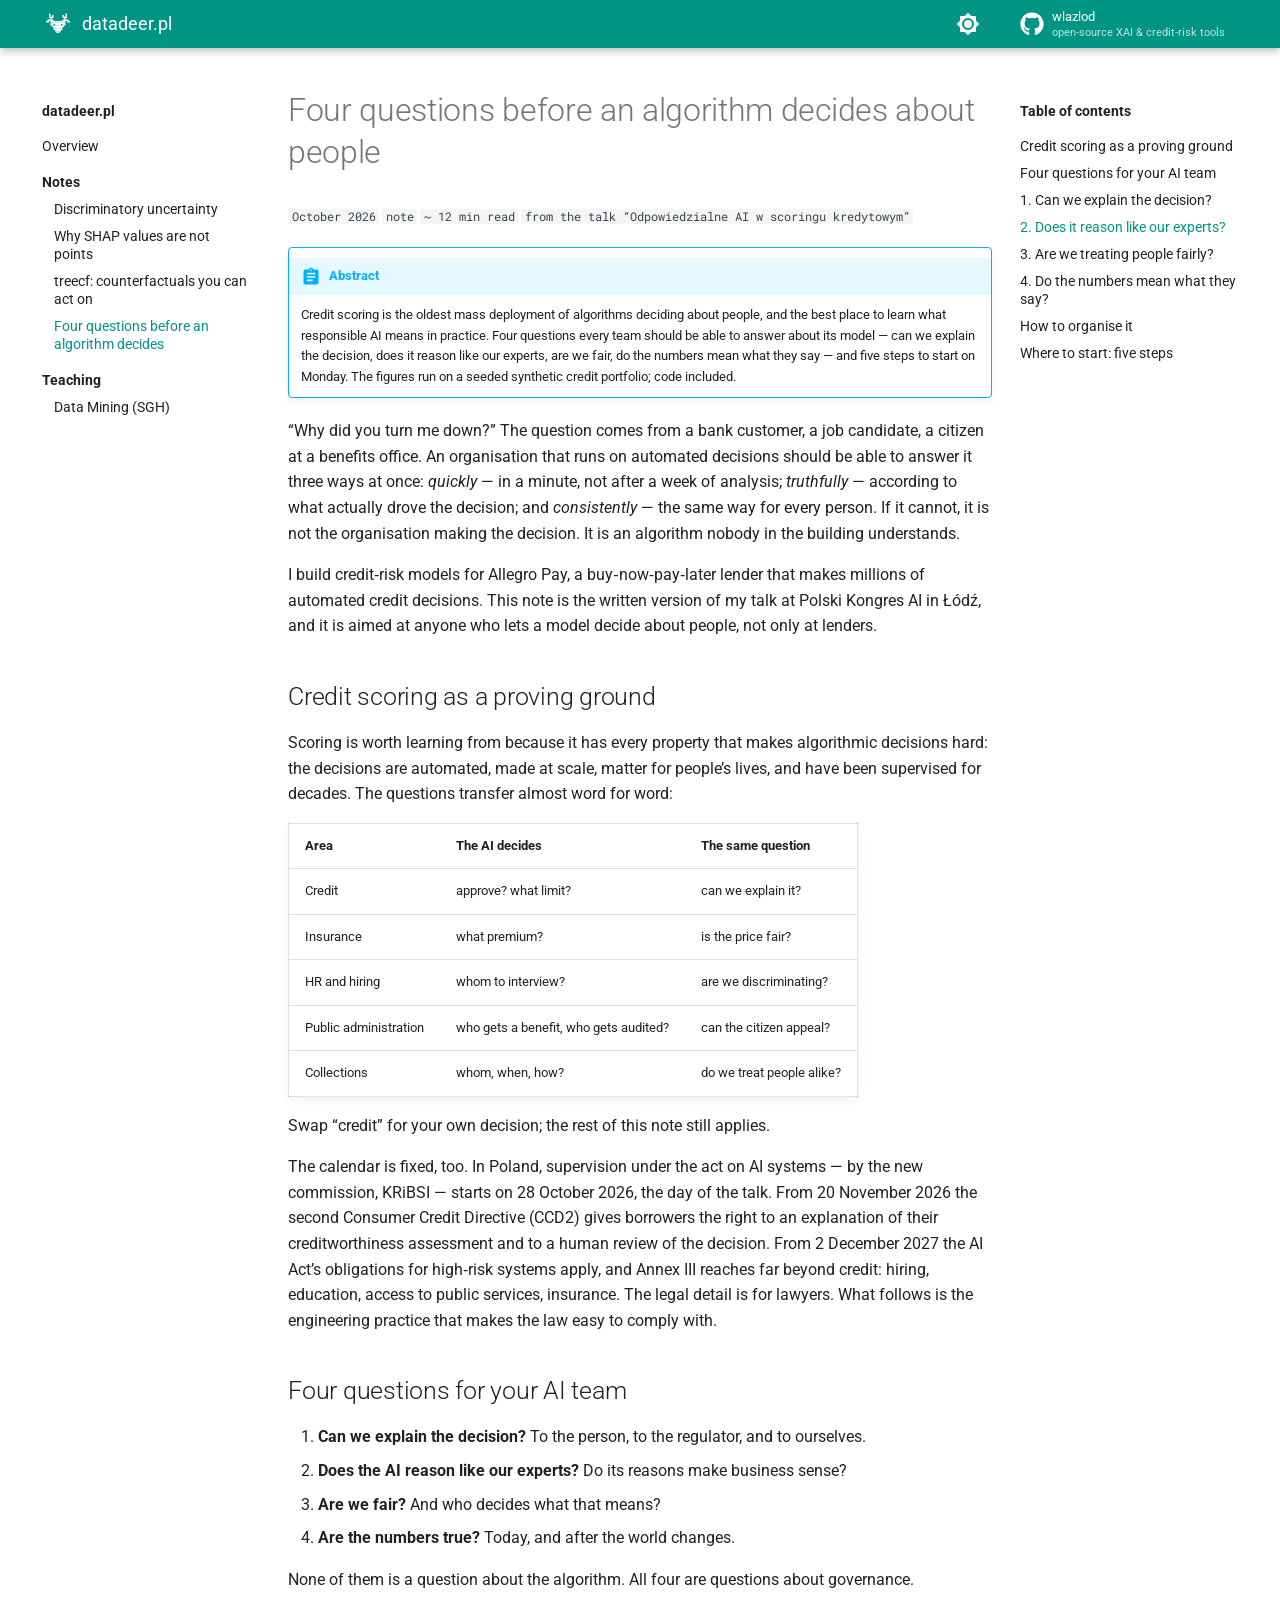
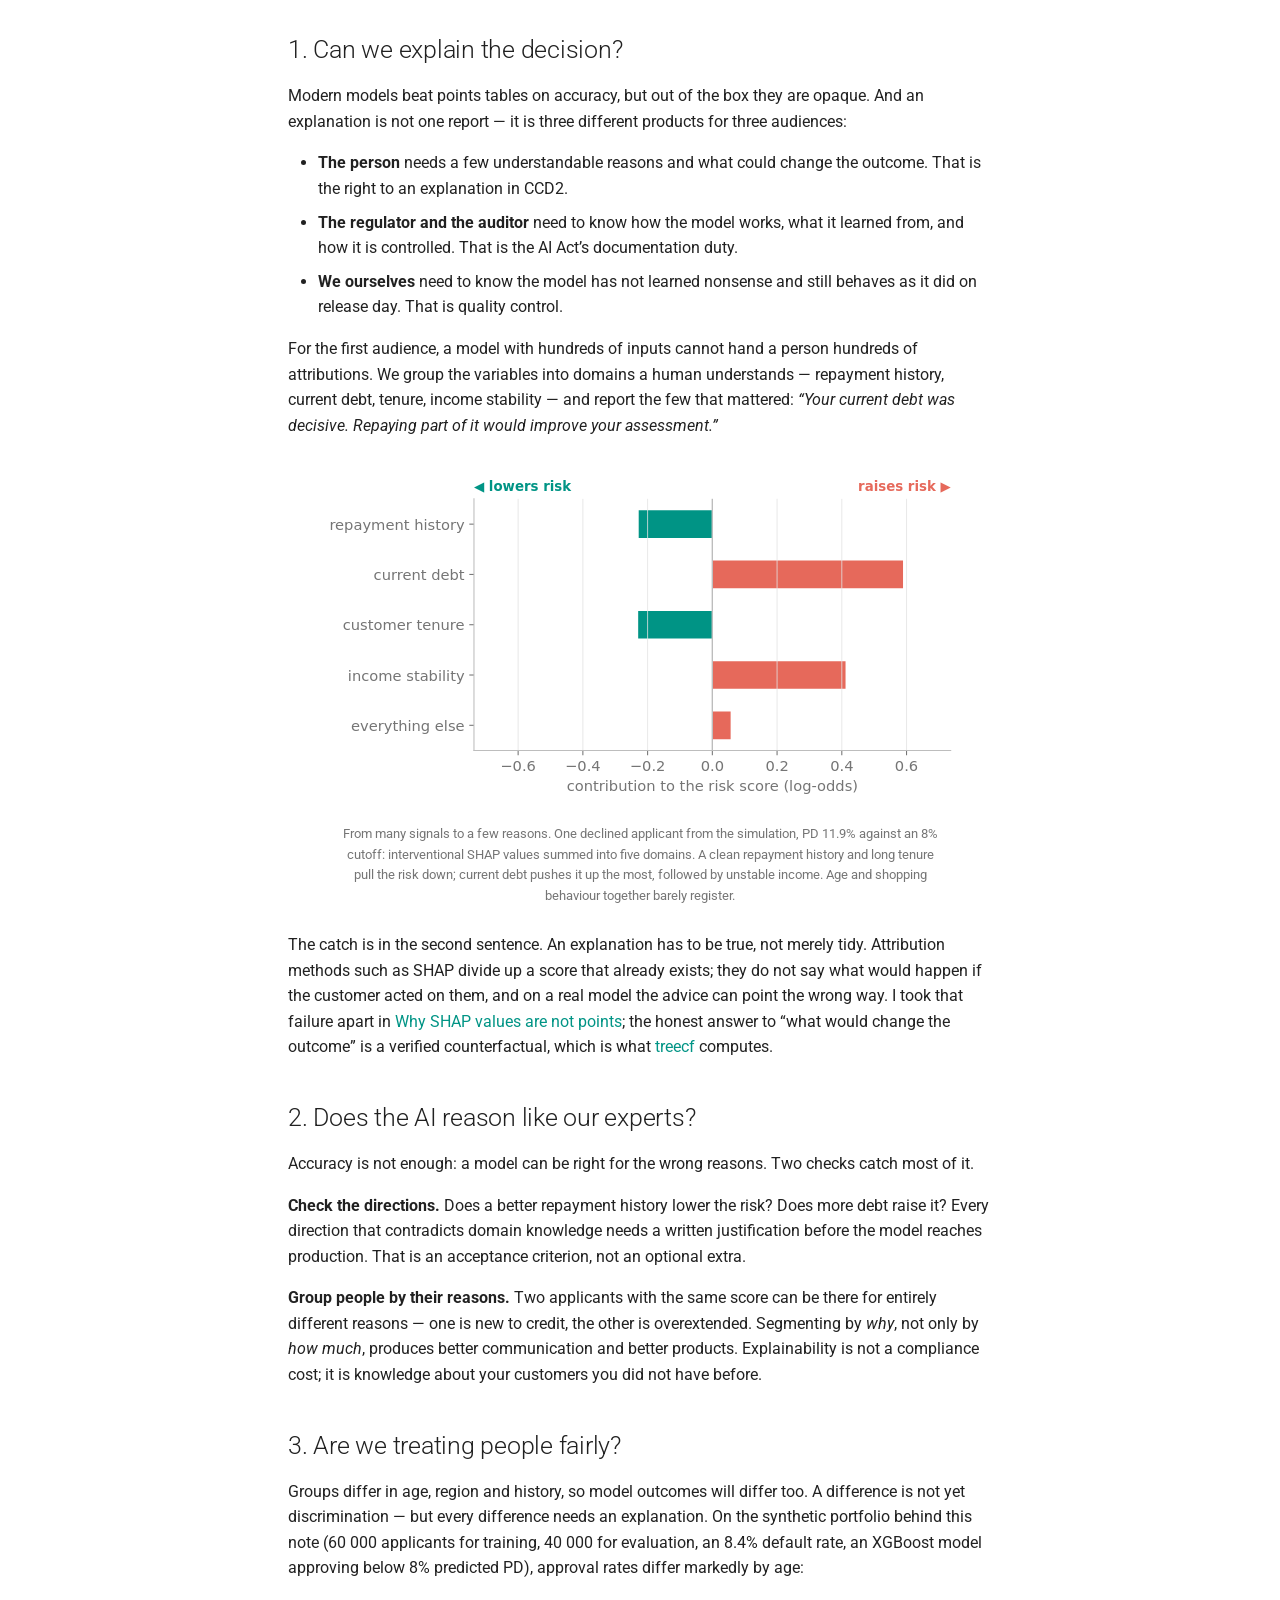
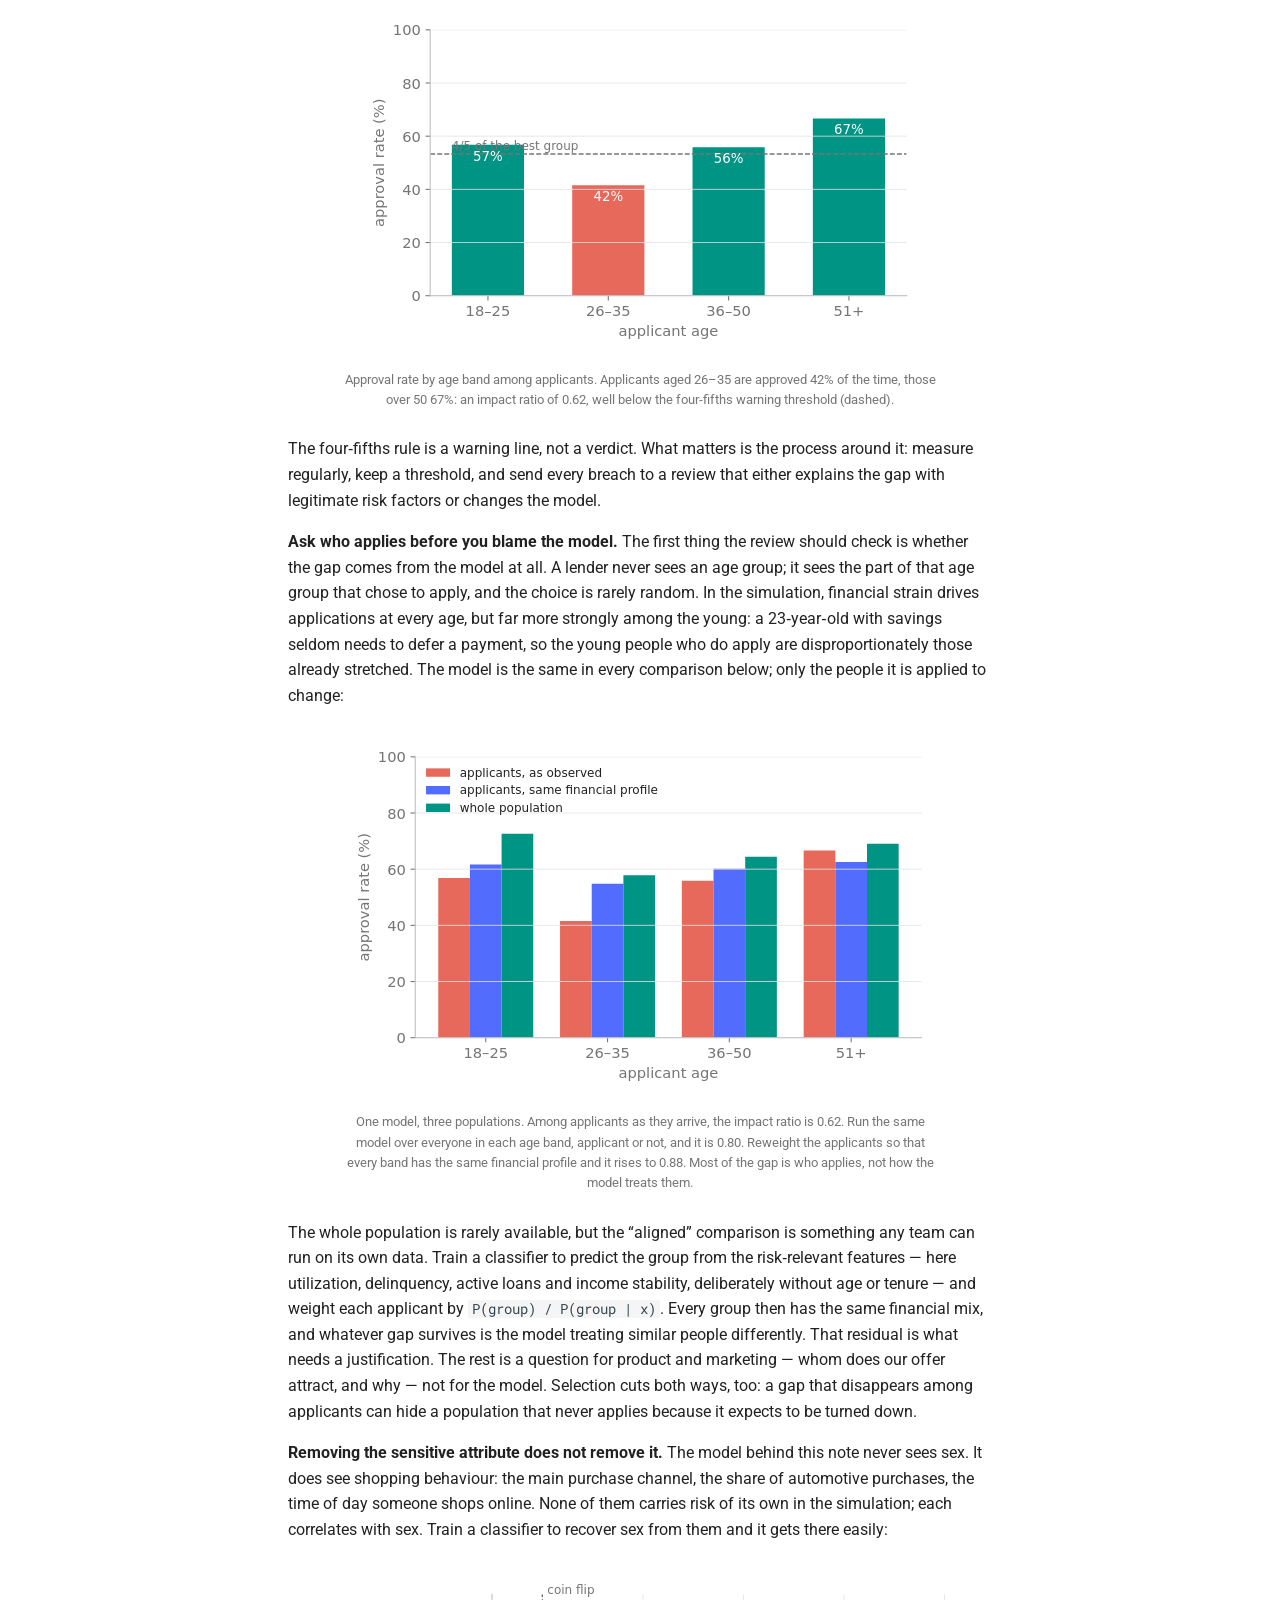
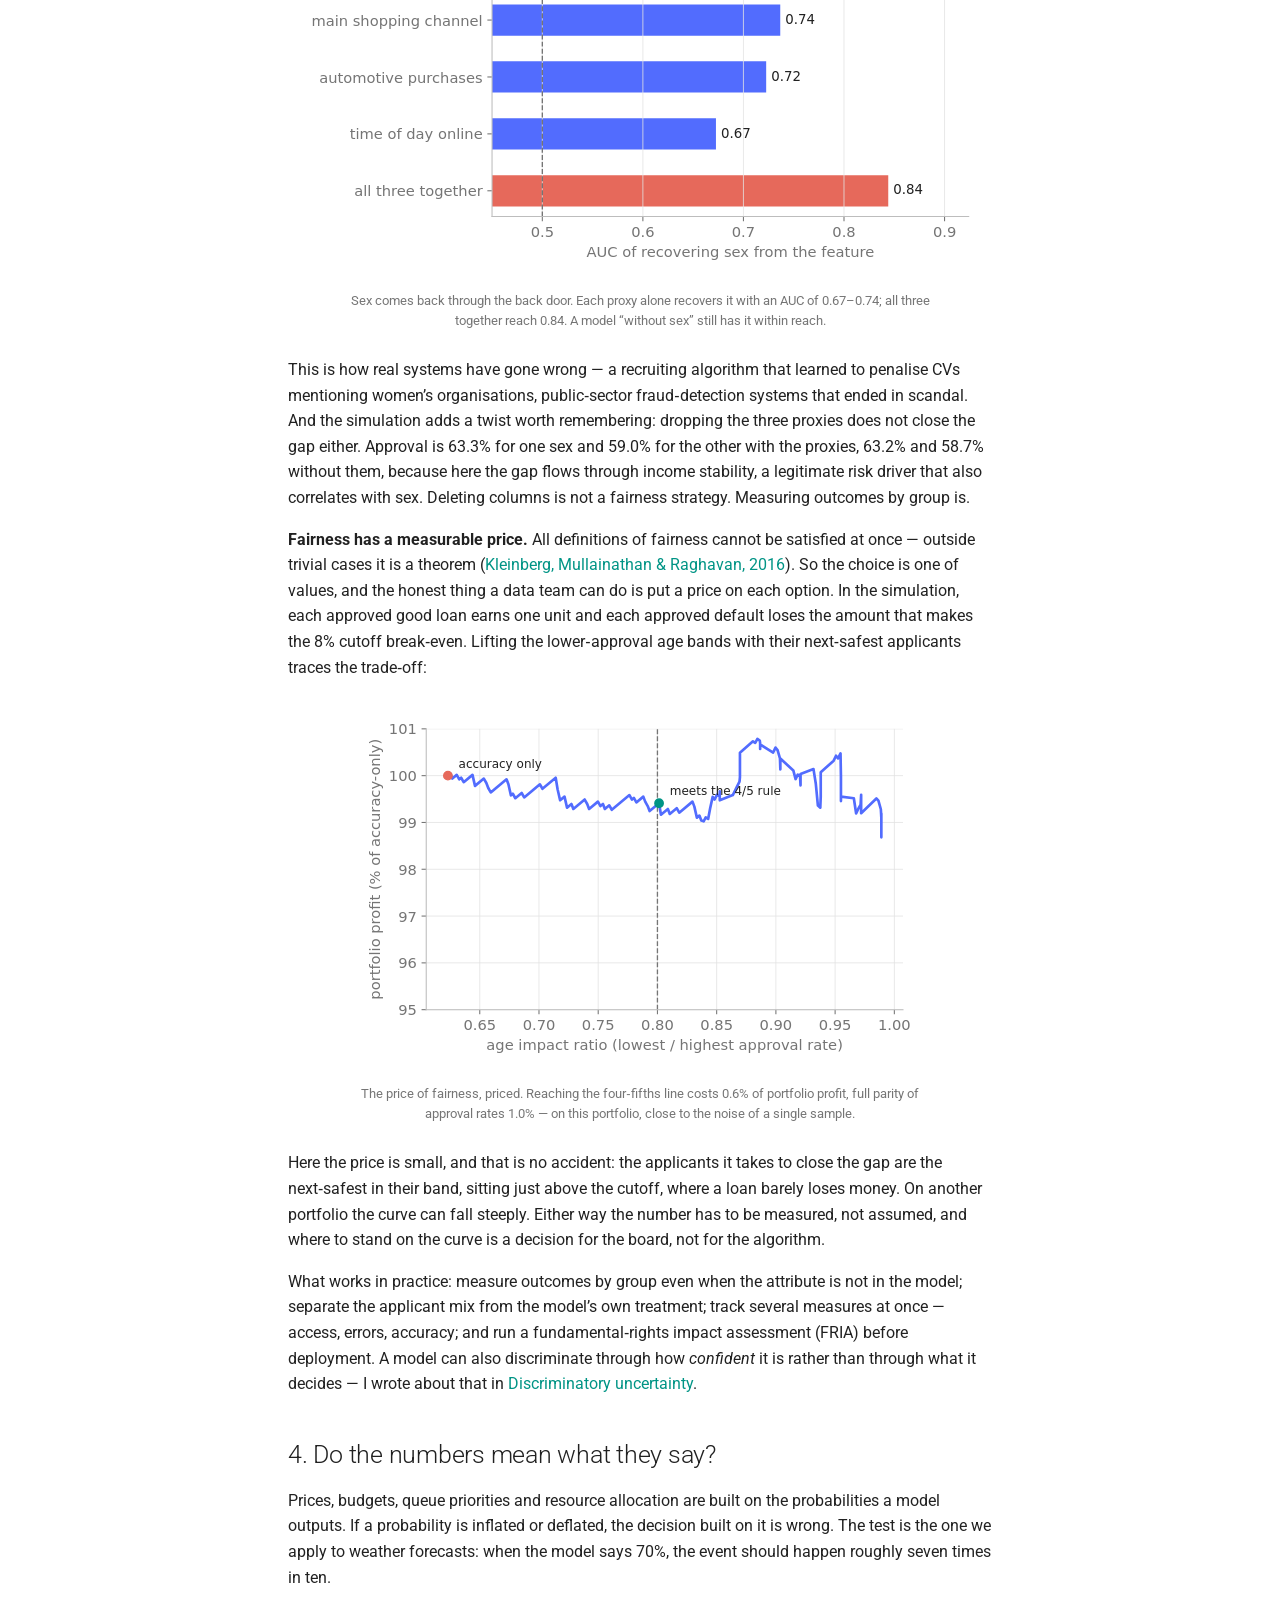
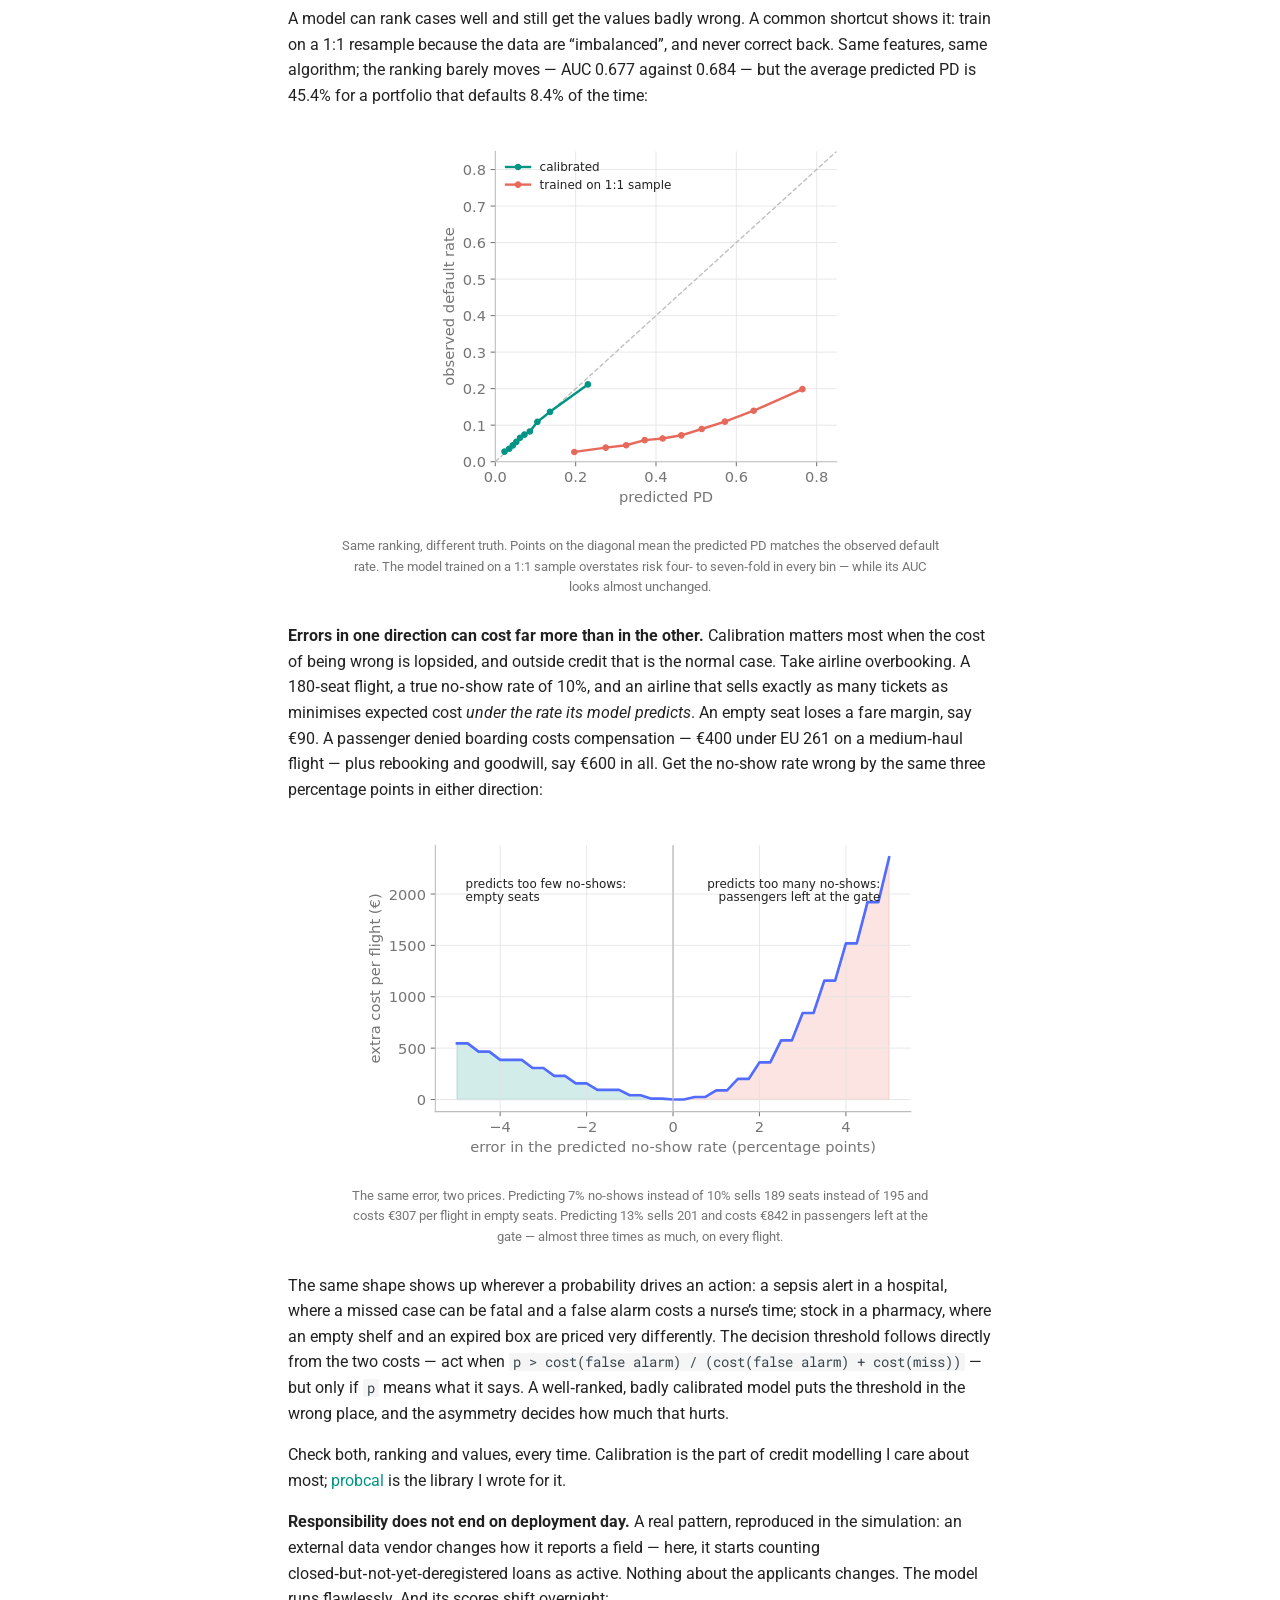
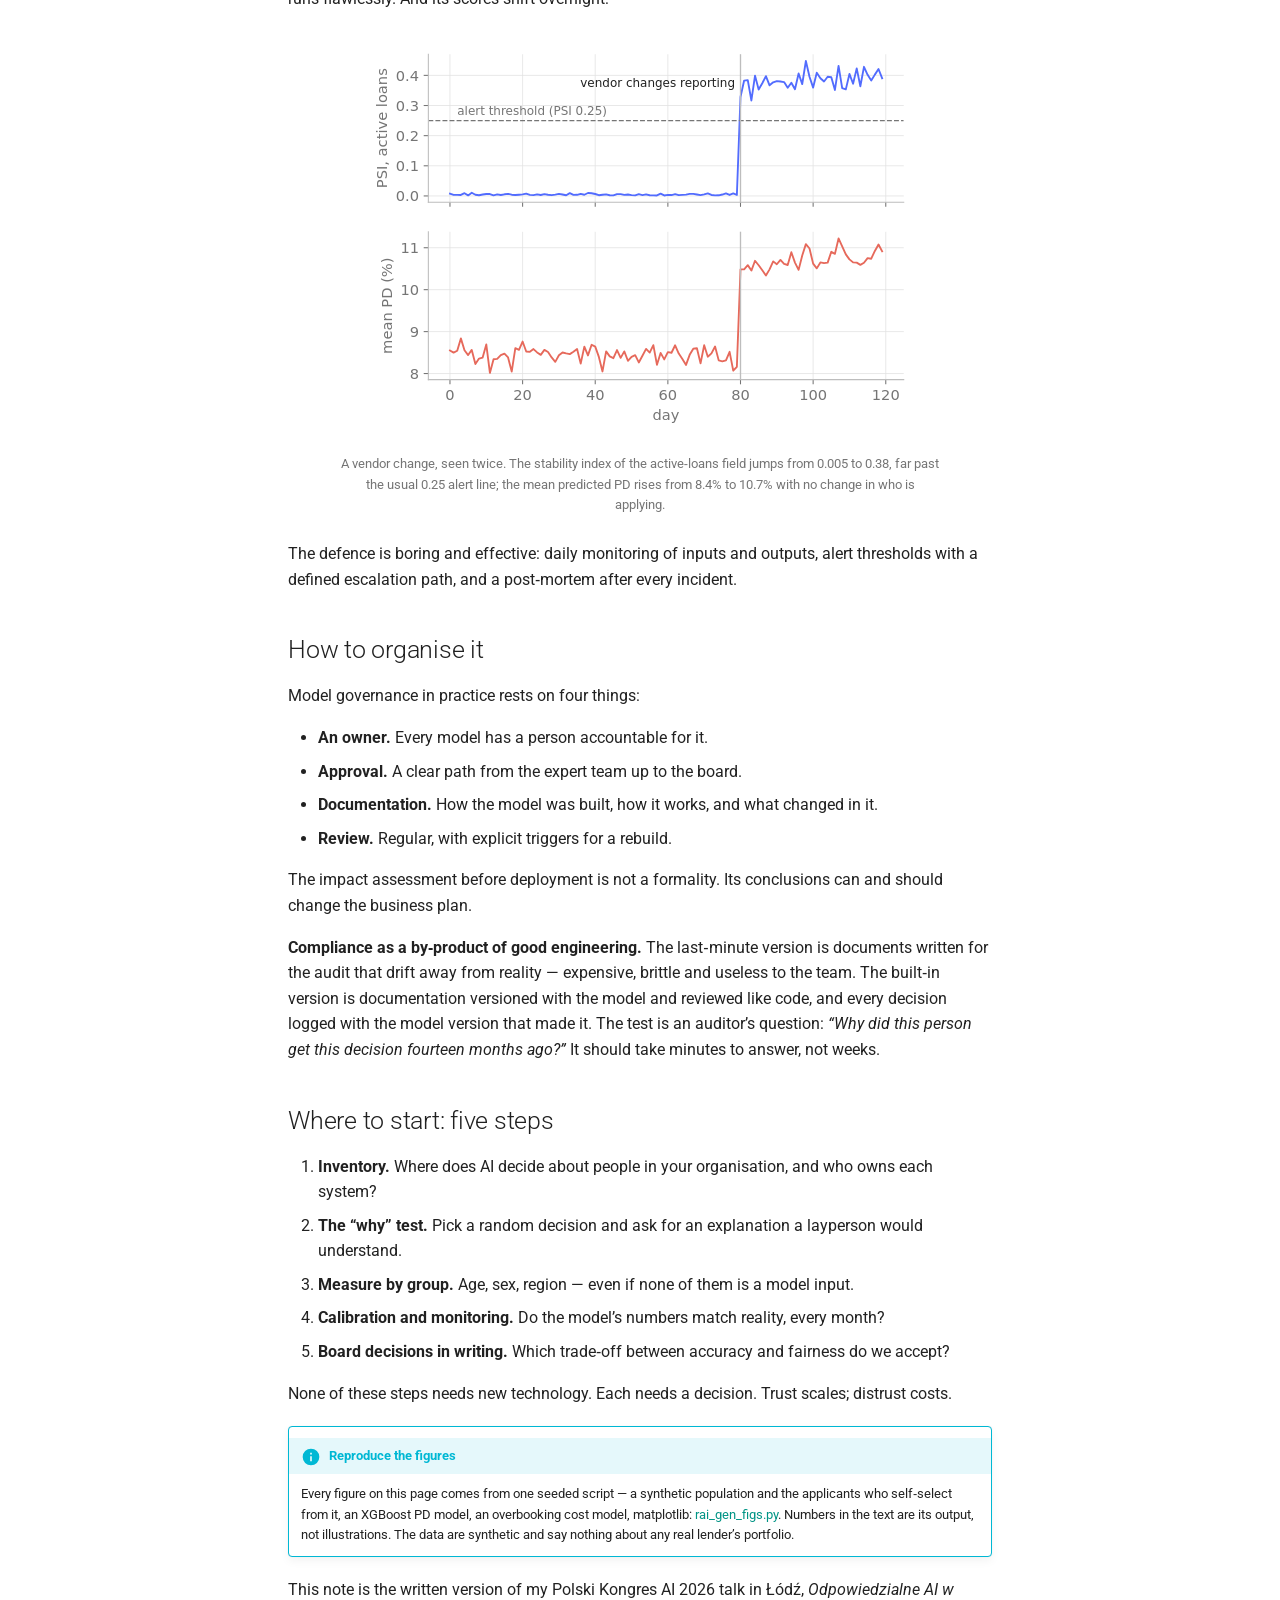
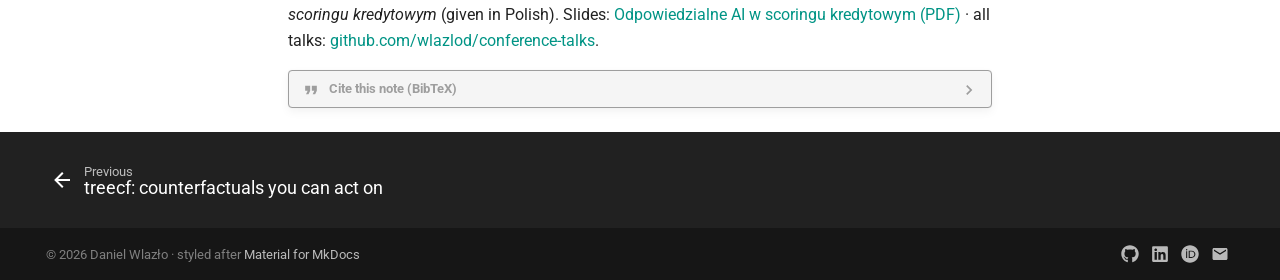
<file: notes/four-questions-responsible-ai.html>
<!DOCTYPE html>
<html lang="en">
<head>
<meta charset="UTF-8">
<meta name="viewport" content="width=device-width, initial-scale=1">
<title>Four questions before an algorithm decides about people — Daniel Wlazło</title>
<meta name="description" content="Credit scoring is the oldest mass deployment of algorithms deciding about people. Four questions every team should be able to answer about its model, and five steps to start, with figures from a seeded synthetic portfolio.">
<link rel="canonical" href="https://datadeer.pl/notes/four-questions-responsible-ai.html">
<link rel="icon" type="image/svg+xml" href="/assets/favicon.svg">

<link rel="stylesheet" href="/assets/fonts/fonts.css">
<link rel="stylesheet" href="/assets/style.css">

<meta property="og:title" content="Four questions before an algorithm decides about people">
<meta property="og:description" content="Four questions every team should be able to answer before a model decides about people, learned from credit scoring.">
<meta property="og:url" content="https://datadeer.pl/notes/four-questions-responsible-ai.html">
<meta property="og:type" content="article">
<meta property="og:image" content="https://datadeer.pl/assets/img/og-card.png">
<meta property="og:image:width" content="1200">
<meta property="og:image:height" content="630">
<meta property="article:author" content="Daniel Wlazło">
<meta property="article:published_time" content="2026-10-29">
<meta name="twitter:card" content="summary_large_image">

<script type="application/ld+json">
{
  "@context": "https://schema.org",
  "@type": "ScholarlyArticle",
  "headline": "Four questions before an algorithm decides about people",
  "description": "Credit scoring is the oldest mass deployment of algorithms deciding about people. Four questions every team should be able to answer about its model, and five steps to start, with figures from a seeded synthetic portfolio.",
  "url": "https://datadeer.pl/notes/four-questions-responsible-ai.html",
  "mainEntityOfPage": "https://datadeer.pl/notes/four-questions-responsible-ai.html",
  "datePublished": "2026-10-29",
  "inLanguage": "en",
  "author": {
    "@type": "Person",
    "@id": "https://datadeer.pl/#person",
    "name": "Daniel Wlazło",
    "url": "https://datadeer.pl/"
  },
  "isPartOf": {
    "@type": "WebSite",
    "name": "datadeer.pl",
    "url": "https://datadeer.pl/"
  }
}
</script>
</head>
<body dir="ltr" data-md-color-scheme="default">
<script>(function(){var s=null;try{s=localStorage.getItem("datadeer.palette")}catch(e){}if(s!=="slate"&&s!=="default"){s=window.matchMedia&&window.matchMedia("(prefers-color-scheme: dark)").matches?"slate":"default"}document.body.setAttribute("data-md-color-scheme",s)})();</script>

<input class="md-toggle" data-md-toggle="drawer" type="checkbox" id="__drawer" autocomplete="off">
<a href="#article" class="md-skip">Skip to content</a>
<label class="md-overlay" for="__drawer"></label>

<header class="md-header" data-md-component="header">
  <nav class="md-header__inner md-grid" aria-label="Header">
    <label class="md-header__button md-icon" for="__drawer" aria-label="Open navigation">
      <svg xmlns="http://www.w3.org/2000/svg" viewBox="0 0 24 24"><path d="M3 6h18v2H3zm0 5h18v2H3zm0 5h18v2H3z"/></svg>
    </label>
    <a href="/" title="Daniel Wlazło" class="md-header__button md-logo" aria-label="datadeer.pl">
      <svg xmlns="http://www.w3.org/2000/svg" viewBox="0 0 16 16"><g fill="currentColor"><rect x="2" y="1" width="1" height="1"/><rect x="13" y="1" width="1" height="1"/><rect x="2" y="2" width="1" height="1"/><rect x="4" y="2" width="1" height="1"/><rect x="11" y="2" width="1" height="1"/><rect x="13" y="2" width="1" height="1"/><rect x="2" y="3" width="3" height="1"/><rect x="11" y="3" width="3" height="1"/><rect x="3" y="4" width="1" height="1"/><rect x="12" y="4" width="1" height="1"/><rect x="1" y="5" width="4" height="1"/><rect x="11" y="5" width="4" height="1"/><rect x="0" y="6" width="2" height="1"/><rect x="3" y="6" width="10" height="1"/><rect x="14" y="6" width="2" height="1"/><rect x="3" y="7" width="10" height="1"/><rect x="3" y="8" width="2" height="1"/><rect x="6" y="8" width="4" height="1"/><rect x="11" y="8" width="2" height="1"/><rect x="4" y="9" width="8" height="1"/><rect x="5" y="10" width="6" height="1"/><rect x="5" y="11" width="6" height="1"/><rect x="6" y="12" width="4" height="1"/><rect x="7" y="13" width="2" height="1"/></g></svg>
    </a>
    <div class="md-header__title"><a href="/">datadeer.pl</a></div>
    <button class="md-header__button md-icon md-header__option" type="button" data-md-component="palette" aria-label="Switch color scheme" title="Switch color scheme">
      <svg class="md-icon--sun" xmlns="http://www.w3.org/2000/svg" viewBox="0 0 24 24"><path d="M12 8a4 4 0 0 0-4 4 4 4 0 0 0 4 4 4 4 0 0 0 4-4 4 4 0 0 0-4-4m0 10a6 6 0 0 1-6-6 6 6 0 0 1 6-6 6 6 0 0 1 6 6 6 6 0 0 1-6 6m8-9.31V4h-4.69L12 .69 8.69 4H4v4.69L.69 12 4 15.31V20h4.69L12 23.31 15.31 20H20v-4.69L23.31 12z"/></svg>
      <svg class="md-icon--moon" xmlns="http://www.w3.org/2000/svg" viewBox="0 0 24 24"><path d="M12 18c-.89 0-1.74-.2-2.5-.55C11.56 16.5 13 14.42 13 12s-1.44-4.5-3.5-5.45C10.26 6.2 11.11 6 12 6a6 6 0 0 1 6 6 6 6 0 0 1-6 6m8-9.31V4h-4.69L12 .69 8.69 4H4v4.69L.69 12 4 15.31V20h4.69L12 23.31 15.31 20H20v-4.69L23.31 12z"/></svg>
    </button>
    <div class="md-header__source">
      <a href="https://github.com/wlazlod" title="Go to GitHub" class="md-source" data-md-component="source">
        <div class="md-source__icon md-icon">
          <svg xmlns="http://www.w3.org/2000/svg" viewBox="0 0 496 512"><path d="M165.9 397.4c0 2-2.3 3.6-5.2 3.6-3.3.3-5.6-1.3-5.6-3.6 0-2 2.3-3.6 5.2-3.6 3-.3 5.6 1.3 5.6 3.6zm-31.1-4.5c-.7 2 1.3 4.3 4.3 4.9 2.6 1 5.6 0 6.2-2s-1.3-4.3-4.3-5.2c-2.6-.7-5.5.3-6.2 2.3zm44.2-1.7c-2.9.7-4.9 2.6-4.6 4.9.3 2 2.9 3.3 5.9 2.6 2.9-.7 4.9-2.6 4.6-4.6-.3-1.9-3-3.2-5.9-2.9zM244.8 8C106.1 8 0 113.3 0 252c0 110.9 69.8 205.8 169.5 239.2 12.8 2.3 17.3-5.6 17.3-12.1 0-6.2-.3-40.4-.3-61.4 0 0-70 15-84.7-29.8 0 0-11.4-29.1-27.8-36.6 0 0-22.9-15.7 1.6-15.4 0 0 24.9 2 38.6 25.8 21.9 38.6 58.6 27.5 72.9 20.9 2.3-16 8.8-27.1 16-33.7-55.9-6.2-112.3-14.3-112.3-110.5 0-27.5 7.6-41.3 23.6-58.9-2.6-6.5-11.1-33.3 2.6-67.9 20.9-6.5 69 27 69 27 20-5.6 41.5-8.5 62.8-8.5s42.8 2.9 62.8 8.5c0 0 48.1-33.6 69-27 13.7 34.7 5.2 61.4 2.6 67.9 16 17.7 25.8 31.5 25.8 58.9 0 96.5-58.9 104.2-114.8 110.5 9.2 7.9 17 22.9 17 46.4 0 33.7-.3 75.4-.3 83.6 0 6.5 4.6 14.4 17.3 12.1C428.2 457.8 496 362.9 496 252 496 113.3 383.5 8 244.8 8z"/></svg>
        </div>
        <div class="md-source__repository">
          wlazlod
          <ul class="md-source__facts"><li>open-source XAI &amp; credit-risk tools</li></ul>
        </div>
      </a>
    </div>
  </nav>
</header>

<div class="md-container" data-md-component="container">
<main class="md-main" data-md-component="main">
<div class="md-main__inner md-grid">

  <div class="md-sidebar md-sidebar--primary" data-md-component="sidebar" data-md-type="navigation">
    <nav class="md-nav md-nav--primary" aria-label="Navigation">
      <span class="md-nav__title">
        <span class="md-nav__button md-logo"><svg xmlns="http://www.w3.org/2000/svg" viewBox="0 0 16 16"><g fill="currentColor"><rect x="2" y="1" width="1" height="1"/><rect x="13" y="1" width="1" height="1"/><rect x="2" y="2" width="1" height="1"/><rect x="4" y="2" width="1" height="1"/><rect x="11" y="2" width="1" height="1"/><rect x="13" y="2" width="1" height="1"/><rect x="2" y="3" width="3" height="1"/><rect x="11" y="3" width="3" height="1"/><rect x="3" y="4" width="1" height="1"/><rect x="12" y="4" width="1" height="1"/><rect x="1" y="5" width="4" height="1"/><rect x="11" y="5" width="4" height="1"/><rect x="0" y="6" width="2" height="1"/><rect x="3" y="6" width="10" height="1"/><rect x="14" y="6" width="2" height="1"/><rect x="3" y="7" width="10" height="1"/><rect x="3" y="8" width="2" height="1"/><rect x="6" y="8" width="4" height="1"/><rect x="11" y="8" width="2" height="1"/><rect x="4" y="9" width="8" height="1"/><rect x="5" y="10" width="6" height="1"/><rect x="5" y="11" width="6" height="1"/><rect x="6" y="12" width="4" height="1"/><rect x="7" y="13" width="2" height="1"/></g></svg></span>
        datadeer.pl
      </span>
      <ul class="md-nav__list">
        <li class="md-nav__item"><a href="/" class="md-nav__link">Overview</a></li>
        <li class="md-nav__item md-nav__item--section">
          <span class="md-nav__label">Notes</span>
          <ul class="md-nav__list">
            <li class="md-nav__item"><a href="/notes/discriminatory-uncertainty.html" class="md-nav__link">Discriminatory uncertainty</a></li>
            <li class="md-nav__item"><a href="/notes/shap-values-are-not-points.html" class="md-nav__link">Why SHAP values are not points</a></li>
            <li class="md-nav__item"><a href="/notes/treecf.html" class="md-nav__link">treecf: counterfactuals you can act on</a></li>
            <li class="md-nav__item"><a href="/notes/four-questions-responsible-ai.html" class="md-nav__link md-nav__link--active">Four questions before an algorithm decides</a></li>
          </ul>
        </li>
        <li class="md-nav__item md-nav__item--section">
          <span class="md-nav__label">Teaching</span>
          <ul class="md-nav__list">
            <li class="md-nav__item"><a href="/didactics/data-mining.html" class="md-nav__link">Data Mining (SGH)</a></li>
          </ul>
        </li>
      </ul>
    </nav>
  </div>

  <div class="md-sidebar md-sidebar--secondary" data-md-component="sidebar" data-md-type="toc">
    <nav class="md-nav md-nav--secondary" aria-label="Table of contents">
      <span class="md-nav__title">Table of contents</span>
      <ul class="md-nav__list">
        <li class="md-nav__item"><a href="#proving-ground" class="md-nav__link">Credit scoring as a proving ground</a></li>
        <li class="md-nav__item"><a href="#four-questions-list" class="md-nav__link">Four questions for your AI team</a></li>
        <li class="md-nav__item"><a href="#explain" class="md-nav__link">1. Can we explain the decision?</a></li>
        <li class="md-nav__item"><a href="#experts" class="md-nav__link">2. Does it reason like our experts?</a></li>
        <li class="md-nav__item"><a href="#fair" class="md-nav__link">3. Are we treating people fairly?</a></li>
        <li class="md-nav__item"><a href="#numbers" class="md-nav__link">4. Do the numbers mean what they say?</a></li>
        <li class="md-nav__item"><a href="#organise" class="md-nav__link">How to organise it</a></li>
        <li class="md-nav__item"><a href="#five-steps" class="md-nav__link">Where to start: five steps</a></li>
      </ul>
    </nav>
  </div>

  <article id="article" class="md-content md-typeset" data-md-component="content">
    <div class="md-content__inner">

      <h1 id="four-questions">Four questions before an algorithm decides about people<a class="headerlink" href="#four-questions" title="Permanent link">&para;</a></h1>

      <p class="doc-meta"><code>October 2026</code> <code>note</code> <code>~ 12 min read</code> <code>from the talk &ldquo;Odpowiedzialne AI w scoringu kredytowym&rdquo;</code></p>

      <div class="admonition abstract">
        <p class="admonition-title">Abstract</p>
        <p>Credit scoring is the oldest mass deployment of algorithms deciding about people, and the best place to learn what responsible AI means in practice. Four questions every team should be able to answer about its model &mdash; can we explain the decision, does it reason like our experts, are we fair, do the numbers mean what they say &mdash; and five steps to start on Monday. The figures run on a seeded synthetic credit portfolio; code included.</p>
      </div>

      <p>&ldquo;Why did you turn me down?&rdquo; The question comes from a bank customer, a job candidate, a citizen at a benefits office. An organisation that runs on automated decisions should be able to answer it three ways at once: <em>quickly</em> &mdash; in a minute, not after a week of analysis; <em>truthfully</em> &mdash; according to what actually drove the decision; and <em>consistently</em> &mdash; the same way for every person. If it cannot, it is not the organisation making the decision. It is an algorithm nobody in the building understands.</p>

      <p>I build credit&#8209;risk models for Allegro Pay, a buy&#8209;now&#8209;pay&#8209;later lender that makes millions of automated credit decisions. This note is the written version of my talk at Polski Kongres AI in &#321;&oacute;d&#378;, and it is aimed at anyone who lets a model decide about people, not only at lenders.</p>

      <h2 id="proving-ground">Credit scoring as a proving ground<a class="headerlink" href="#proving-ground" title="Permanent link">&para;</a></h2>

      <p>Scoring is worth learning from because it has every property that makes algorithmic decisions hard: the decisions are automated, made at scale, matter for people&rsquo;s lives, and have been supervised for decades. The questions transfer almost word for word:</p>

      <table>
        <thead><tr><th>Area</th><th>The AI decides</th><th>The same question</th></tr></thead>
        <tbody>
          <tr><td>Credit</td><td>approve? what limit?</td><td>can we explain it?</td></tr>
          <tr><td>Insurance</td><td>what premium?</td><td>is the price fair?</td></tr>
          <tr><td>HR and hiring</td><td>whom to interview?</td><td>are we discriminating?</td></tr>
          <tr><td>Public administration</td><td>who gets a benefit, who gets audited?</td><td>can the citizen appeal?</td></tr>
          <tr><td>Collections</td><td>whom, when, how?</td><td>do we treat people alike?</td></tr>
        </tbody>
      </table>

      <p>Swap &ldquo;credit&rdquo; for your own decision; the rest of this note still applies.</p>

      <p>The calendar is fixed, too. In Poland, supervision under the act on AI systems &mdash; by the new commission, KRiBSI &mdash; starts on 28&nbsp;October 2026, the day of the talk. From 20&nbsp;November 2026 the second Consumer Credit Directive (CCD2) gives borrowers the right to an explanation of their creditworthiness assessment and to a human review of the decision. From 2&nbsp;December 2027 the AI Act&rsquo;s obligations for high&#8209;risk systems apply, and Annex&nbsp;III reaches far beyond credit: hiring, education, access to public services, insurance. The legal detail is for lawyers. What follows is the engineering practice that makes the law easy to comply with.</p>

      <h2 id="four-questions-list">Four questions for your AI team<a class="headerlink" href="#four-questions-list" title="Permanent link">&para;</a></h2>

      <ol>
        <li><strong>Can we explain the decision?</strong> To the person, to the regulator, and to ourselves.</li>
        <li><strong>Does the AI reason like our experts?</strong> Do its reasons make business sense?</li>
        <li><strong>Are we fair?</strong> And who decides what that means?</li>
        <li><strong>Are the numbers true?</strong> Today, and after the world changes.</li>
      </ol>

      <p>None of them is a question about the algorithm. All four are questions about governance.</p>

      <h2 id="explain">1. Can we explain the decision?<a class="headerlink" href="#explain" title="Permanent link">&para;</a></h2>

      <p>Modern models beat points tables on accuracy, but out of the box they are opaque. And an explanation is not one report &mdash; it is three different products for three audiences:</p>

      <ul>
        <li><strong>The person</strong> needs a few understandable reasons and what could change the outcome. That is the right to an explanation in CCD2.</li>
        <li><strong>The regulator and the auditor</strong> need to know how the model works, what it learned from, and how it is controlled. That is the AI Act&rsquo;s documentation duty.</li>
        <li><strong>We ourselves</strong> need to know the model has not learned nonsense and still behaves as it did on release day. That is quality control.</li>
      </ul>

      <p>For the first audience, a model with hundreds of inputs cannot hand a person hundreds of attributions. We group the variables into domains a human understands &mdash; repayment history, current debt, tenure, income stability &mdash; and report the few that mattered: <em>&ldquo;Your current debt was decisive. Repaying part of it would improve your assessment.&rdquo;</em></p>

      <figure>
        <img src="/assets/img/rai/reasons-light.svg#only-light" alt="Domain-level contributions for one declined applicant: repayment history and tenure lower the risk, current debt and income stability raise it" loading="lazy">
        <img src="/assets/img/rai/reasons-dark.svg#only-dark" alt="Domain-level contributions for one declined applicant: repayment history and tenure lower the risk, current debt and income stability raise it" loading="lazy">
        <figcaption>From many signals to a few reasons. One declined applicant from the simulation, PD 11.9% against an 8% cutoff: interventional SHAP values summed into five domains. A clean repayment history and long tenure pull the risk down; current debt pushes it up the most, followed by unstable income. Age and shopping behaviour together barely register.</figcaption>
      </figure>

      <p>The catch is in the second sentence. An explanation has to be true, not merely tidy. Attribution methods such as SHAP divide up a score that already exists; they do not say what would happen if the customer acted on them, and on a real model the advice can point the wrong way. I took that failure apart in <a href="/notes/shap-values-are-not-points.html">Why SHAP values are not points</a>; the honest answer to &ldquo;what would change the outcome&rdquo; is a verified counterfactual, which is what <a href="/notes/treecf.html">treecf</a> computes.</p>

      <h2 id="experts">2. Does the AI reason like our experts?<a class="headerlink" href="#experts" title="Permanent link">&para;</a></h2>

      <p>Accuracy is not enough: a model can be right for the wrong reasons. Two checks catch most of it.</p>

      <p><strong>Check the directions.</strong> Does a better repayment history lower the risk? Does more debt raise it? Every direction that contradicts domain knowledge needs a written justification before the model reaches production. That is an acceptance criterion, not an optional extra.</p>

      <p><strong>Group people by their reasons.</strong> Two applicants with the same score can be there for entirely different reasons &mdash; one is new to credit, the other is overextended. Segmenting by <em>why</em>, not only by <em>how much</em>, produces better communication and better products. Explainability is not a compliance cost; it is knowledge about your customers you did not have before.</p>

      <h2 id="fair">3. Are we treating people fairly?<a class="headerlink" href="#fair" title="Permanent link">&para;</a></h2>

      <p>Groups differ in age, region and history, so model outcomes will differ too. A difference is not yet discrimination &mdash; but every difference needs an explanation. On the synthetic portfolio behind this note (60&nbsp;000 applicants for training, 40&nbsp;000 for evaluation, an 8.4% default rate, an XGBoost model approving below 8% predicted PD), approval rates differ markedly by age:</p>

      <figure>
        <img src="/assets/img/rai/approval-light.svg#only-light" alt="Approval rate by applicant age band against a four-fifths threshold" loading="lazy">
        <img src="/assets/img/rai/approval-dark.svg#only-dark" alt="Approval rate by applicant age band against a four-fifths threshold" loading="lazy">
        <figcaption>Approval rate by age band among applicants. Applicants aged 26&ndash;35 are approved 42% of the time, those over 50 67%: an impact ratio of 0.62, well below the four&#8209;fifths warning threshold (dashed).</figcaption>
      </figure>

      <p>The four&#8209;fifths rule is a warning line, not a verdict. What matters is the process around it: measure regularly, keep a threshold, and send every breach to a review that either explains the gap with legitimate risk factors or changes the model.</p>

      <p><strong>Ask who applies before you blame the model.</strong> The first thing the review should check is whether the gap comes from the model at all. A lender never sees an age group; it sees the part of that age group that chose to apply, and the choice is rarely random. In the simulation, financial strain drives applications at every age, but far more strongly among the young: a 23&#8209;year&#8209;old with savings seldom needs to defer a payment, so the young people who do apply are disproportionately those already stretched. The model is the same in every comparison below; only the people it is applied to change:</p>

      <figure>
        <img src="/assets/img/rai/selection-light.svg#only-light" alt="Approval rate by age band for observed applicants, applicants reweighted to the same financial profile, and the whole population" loading="lazy">
        <img src="/assets/img/rai/selection-dark.svg#only-dark" alt="Approval rate by age band for observed applicants, applicants reweighted to the same financial profile, and the whole population" loading="lazy">
        <figcaption>One model, three populations. Among applicants as they arrive, the impact ratio is 0.62. Run the same model over everyone in each age band, applicant or not, and it is 0.80. Reweight the applicants so that every band has the same financial profile and it rises to 0.88. Most of the gap is who applies, not how the model treats them.</figcaption>
      </figure>

      <p>The whole population is rarely available, but the &ldquo;aligned&rdquo; comparison is something any team can run on its own data. Train a classifier to predict the group from the risk&#8209;relevant features &mdash; here utilization, delinquency, active loans and income stability, deliberately without age or tenure &mdash; and weight each applicant by <code>P(group)&nbsp;/&nbsp;P(group&nbsp;|&nbsp;x)</code>. Every group then has the same financial mix, and whatever gap survives is the model treating similar people differently. That residual is what needs a justification. The rest is a question for product and marketing &mdash; whom does our offer attract, and why &mdash; not for the model. Selection cuts both ways, too: a gap that disappears among applicants can hide a population that never applies because it expects to be turned down.</p>

      <p><strong>Removing the sensitive attribute does not remove it.</strong> The model behind this note never sees sex. It does see shopping behaviour: the main purchase channel, the share of automotive purchases, the time of day someone shops online. None of them carries risk of its own in the simulation; each correlates with sex. Train a classifier to recover sex from them and it gets there easily:</p>

      <figure>
        <img src="/assets/img/rai/proxy-light.svg#only-light" alt="AUC of recovering sex from each shopping-behaviour feature and from all three together" loading="lazy">
        <img src="/assets/img/rai/proxy-dark.svg#only-dark" alt="AUC of recovering sex from each shopping-behaviour feature and from all three together" loading="lazy">
        <figcaption>Sex comes back through the back door. Each proxy alone recovers it with an AUC of 0.67&ndash;0.74; all three together reach 0.84. A model &ldquo;without sex&rdquo; still has it within reach.</figcaption>
      </figure>

      <p>This is how real systems have gone wrong &mdash; a recruiting algorithm that learned to penalise CVs mentioning women&rsquo;s organisations, public&#8209;sector fraud&#8209;detection systems that ended in scandal. And the simulation adds a twist worth remembering: dropping the three proxies does not close the gap either. Approval is 63.3% for one sex and 59.0% for the other with the proxies, 63.2% and 58.7% without them, because here the gap flows through income stability, a legitimate risk driver that also correlates with sex. Deleting columns is not a fairness strategy. Measuring outcomes by group is.</p>

      <p><strong>Fairness has a measurable price.</strong> All definitions of fairness cannot be satisfied at once &mdash; outside trivial cases it is a theorem (<a href="https://arxiv.org/abs/1609.05807">Kleinberg, Mullainathan &amp; Raghavan, 2016</a>). So the choice is one of values, and the honest thing a data team can do is put a price on each option. In the simulation, each approved good loan earns one unit and each approved default loses the amount that makes the 8% cutoff break&#8209;even. Lifting the lower&#8209;approval age bands with their next&#8209;safest applicants traces the trade&#8209;off:</p>

      <figure>
        <img src="/assets/img/rai/frontier-light.svg#only-light" alt="Portfolio profit against the age impact ratio as lower-approval bands are lifted" loading="lazy">
        <img src="/assets/img/rai/frontier-dark.svg#only-dark" alt="Portfolio profit against the age impact ratio as lower-approval bands are lifted" loading="lazy">
        <figcaption>The price of fairness, priced. Reaching the four&#8209;fifths line costs 0.6% of portfolio profit, full parity of approval rates 1.0% &mdash; on this portfolio, close to the noise of a single sample.</figcaption>
      </figure>

      <p>Here the price is small, and that is no accident: the applicants it takes to close the gap are the next&#8209;safest in their band, sitting just above the cutoff, where a loan barely loses money. On another portfolio the curve can fall steeply. Either way the number has to be measured, not assumed, and where to stand on the curve is a decision for the board, not for the algorithm.</p>

      <p>What works in practice: measure outcomes by group even when the attribute is not in the model; separate the applicant mix from the model&rsquo;s own treatment; track several measures at once &mdash; access, errors, accuracy; and run a fundamental&#8209;rights impact assessment (FRIA) before deployment. A model can also discriminate through how <em>confident</em> it is rather than through what it decides &mdash; I wrote about that in <a href="/notes/discriminatory-uncertainty.html">Discriminatory uncertainty</a>.</p>

      <h2 id="numbers">4. Do the numbers mean what they say?<a class="headerlink" href="#numbers" title="Permanent link">&para;</a></h2>

      <p>Prices, budgets, queue priorities and resource allocation are built on the probabilities a model outputs. If a probability is inflated or deflated, the decision built on it is wrong. The test is the one we apply to weather forecasts: when the model says 70%, the event should happen roughly seven times in ten.</p>

      <p>A model can rank cases well and still get the values badly wrong. A common shortcut shows it: train on a 1:1 resample because the data are &ldquo;imbalanced&rdquo;, and never correct back. Same features, same algorithm; the ranking barely moves &mdash; AUC 0.677 against 0.684 &mdash; but the average predicted PD is 45.4% for a portfolio that defaults 8.4% of the time:</p>

      <figure>
        <img src="/assets/img/rai/calibration-light.svg#only-light" alt="Reliability diagram: a calibrated model on the diagonal, a model trained on a balanced sample far below it" loading="lazy">
        <img src="/assets/img/rai/calibration-dark.svg#only-dark" alt="Reliability diagram: a calibrated model on the diagonal, a model trained on a balanced sample far below it" loading="lazy">
        <figcaption>Same ranking, different truth. Points on the diagonal mean the predicted PD matches the observed default rate. The model trained on a 1:1 sample overstates risk four&#8209; to seven&#8209;fold in every bin &mdash; while its AUC looks almost unchanged.</figcaption>
      </figure>

      <p><strong>Errors in one direction can cost far more than in the other.</strong> Calibration matters most when the cost of being wrong is lopsided, and outside credit that is the normal case. Take airline overbooking. A 180&#8209;seat flight, a true no&#8209;show rate of 10%, and an airline that sells exactly as many tickets as minimises expected cost <em>under the rate its model predicts</em>. An empty seat loses a fare margin, say &euro;90. A passenger denied boarding costs compensation &mdash; &euro;400 under EU&nbsp;261 on a medium&#8209;haul flight &mdash; plus rebooking and goodwill, say &euro;600 in all. Get the no&#8209;show rate wrong by the same three percentage points in either direction:</p>

      <figure>
        <img src="/assets/img/rai/overbooking-light.svg#only-light" alt="Extra cost per flight as a function of the error in the predicted no-show rate, steeper for over-prediction" loading="lazy">
        <img src="/assets/img/rai/overbooking-dark.svg#only-dark" alt="Extra cost per flight as a function of the error in the predicted no-show rate, steeper for over-prediction" loading="lazy">
        <figcaption>The same error, two prices. Predicting 7% no&#8209;shows instead of 10% sells 189 seats instead of 195 and costs &euro;307 per flight in empty seats. Predicting 13% sells 201 and costs &euro;842 in passengers left at the gate &mdash; almost three times as much, on every flight.</figcaption>
      </figure>

      <p>The same shape shows up wherever a probability drives an action: a sepsis alert in a hospital, where a missed case can be fatal and a false alarm costs a nurse&rsquo;s time; stock in a pharmacy, where an empty shelf and an expired box are priced very differently. The decision threshold follows directly from the two costs &mdash; act when <code>p&nbsp;&gt;&nbsp;cost(false&nbsp;alarm)&nbsp;/&nbsp;(cost(false&nbsp;alarm)&nbsp;+&nbsp;cost(miss))</code> &mdash; but only if <code>p</code> means what it says. A well&#8209;ranked, badly calibrated model puts the threshold in the wrong place, and the asymmetry decides how much that hurts.</p>

      <p>Check both, ranking and values, every time. Calibration is the part of credit modelling I care about most; <a href="/#probcal">probcal</a> is the library I wrote for it.</p>

      <p><strong>Responsibility does not end on deployment day.</strong> A real pattern, reproduced in the simulation: an external data vendor changes how it reports a field &mdash; here, it starts counting closed&#8209;but&#8209;not&#8209;yet&#8209;deregistered loans as active. Nothing about the applicants changes. The model runs flawlessly. And its scores shift overnight:</p>

      <figure>
        <img src="/assets/img/rai/drift-light.svg#only-light" alt="Daily population stability index of the active-loans field and mean predicted PD over 120 days, with a reporting change on day 80" loading="lazy">
        <img src="/assets/img/rai/drift-dark.svg#only-dark" alt="Daily population stability index of the active-loans field and mean predicted PD over 120 days, with a reporting change on day 80" loading="lazy">
        <figcaption>A vendor change, seen twice. The stability index of the active&#8209;loans field jumps from 0.005 to 0.38, far past the usual 0.25 alert line; the mean predicted PD rises from 8.4% to 10.7% with no change in who is applying.</figcaption>
      </figure>

      <p>The defence is boring and effective: daily monitoring of inputs and outputs, alert thresholds with a defined escalation path, and a post&#8209;mortem after every incident.</p>

      <h2 id="organise">How to organise it<a class="headerlink" href="#organise" title="Permanent link">&para;</a></h2>

      <p>Model governance in practice rests on four things:</p>

      <ul>
        <li><strong>An owner.</strong> Every model has a person accountable for it.</li>
        <li><strong>Approval.</strong> A clear path from the expert team up to the board.</li>
        <li><strong>Documentation.</strong> How the model was built, how it works, and what changed in it.</li>
        <li><strong>Review.</strong> Regular, with explicit triggers for a rebuild.</li>
      </ul>

      <p>The impact assessment before deployment is not a formality. Its conclusions can and should change the business plan.</p>

      <p><strong>Compliance as a by&#8209;product of good engineering.</strong> The last&#8209;minute version is documents written for the audit that drift away from reality &mdash; expensive, brittle and useless to the team. The built&#8209;in version is documentation versioned with the model and reviewed like code, and every decision logged with the model version that made it. The test is an auditor&rsquo;s question: <em>&ldquo;Why did this person get this decision fourteen months ago?&rdquo;</em> It should take minutes to answer, not weeks.</p>

      <h2 id="five-steps">Where to start: five steps<a class="headerlink" href="#five-steps" title="Permanent link">&para;</a></h2>

      <ol>
        <li><strong>Inventory.</strong> Where does AI decide about people in your organisation, and who owns each system?</li>
        <li><strong>The &ldquo;why&rdquo; test.</strong> Pick a random decision and ask for an explanation a layperson would understand.</li>
        <li><strong>Measure by group.</strong> Age, sex, region &mdash; even if none of them is a model input.</li>
        <li><strong>Calibration and monitoring.</strong> Do the model&rsquo;s numbers match reality, every month?</li>
        <li><strong>Board decisions in writing.</strong> Which trade&#8209;off between accuracy and fairness do we accept?</li>
      </ol>

      <p>None of these steps needs new technology. Each needs a decision. Trust scales; distrust costs.</p>

      <div class="admonition info">
        <p class="admonition-title">Reproduce the figures</p>
        <p>Every figure on this page comes from one seeded script &mdash; a synthetic population and the applicants who self&#8209;select from it, an XGBoost PD model, an overbooking cost model, matplotlib: <a href="/scripts/figures/rai_gen_figs.py">rai_gen_figs.py</a>. Numbers in the text are its output, not illustrations. The data are synthetic and say nothing about any real lender&rsquo;s portfolio.</p>
      </div>

      <p>This note is the written version of my Polski Kongres AI 2026 talk in &#321;&oacute;d&#378;, <em>Odpowiedzialne AI w scoringu kredytowym</em> (given in Polish). Slides: <a href="https://github.com/wlazlod/conference-talks/blob/main/2026-10-28-PKAI/odpowiedzialne-ai-w-scoringu-kredytowym.pdf">Odpowiedzialne AI w scoringu kredytowym (PDF)</a> &middot; all talks: <a href="https://github.com/wlazlod/conference-talks">github.com/wlazlod/conference-talks</a>.</p>

      <details class="cite">
        <summary>Cite this note (BibTeX)</summary>
        <div class="highlight"><pre><code>@misc{wlazlo2026fourquestions,
  author       = {Wlaz{\l}o, Daniel},
  title        = {Four Questions Before an Algorithm Decides About People},
  year         = {2026},
  month        = oct,
  howpublished = {datadeer.pl},
  url          = {https://datadeer.pl/notes/four-questions-responsible-ai.html}
}</code></pre></div>
      </details>

    </div>
  </article>

</div>
</main>

<footer class="md-footer">
  <nav class="md-footer__inner md-grid" aria-label="Footer">
    <a href="/notes/treecf.html" class="md-footer__link md-footer__link--prev" aria-label="Previous: treecf: counterfactuals you can act on">
      <svg xmlns="http://www.w3.org/2000/svg" viewBox="0 0 24 24"><path d="M20 11v2H8l5.5 5.5-1.42 1.42L4.16 12l7.92-7.92L13.5 5.5 8 11z"/></svg>
      <div class="md-footer__title">
        <span class="md-footer__direction">Previous</span>
        treecf: counterfactuals you can act on
      </div>
    </a>
  </nav>
  <div class="md-footer-meta">
    <div class="md-footer-meta__inner md-grid">
      <div class="md-copyright">&copy; 2026 Daniel Wlazło &middot; styled after <a href="https://squidfunk.github.io/mkdocs-material/">Material for MkDocs</a></div>
      <div class="md-footer-social">
        <a href="https://github.com/wlazlod" title="GitHub" aria-label="GitHub"><svg xmlns="http://www.w3.org/2000/svg" viewBox="0 0 496 512"><path d="M165.9 397.4c0 2-2.3 3.6-5.2 3.6-3.3.3-5.6-1.3-5.6-3.6 0-2 2.3-3.6 5.2-3.6 3-.3 5.6 1.3 5.6 3.6zm-31.1-4.5c-.7 2 1.3 4.3 4.3 4.9 2.6 1 5.6 0 6.2-2s-1.3-4.3-4.3-5.2c-2.6-.7-5.5.3-6.2 2.3zm44.2-1.7c-2.9.7-4.9 2.6-4.6 4.9.3 2 2.9 3.3 5.9 2.6 2.9-.7 4.9-2.6 4.6-4.6-.3-1.9-3-3.2-5.9-2.9zM244.8 8C106.1 8 0 113.3 0 252c0 110.9 69.8 205.8 169.5 239.2 12.8 2.3 17.3-5.6 17.3-12.1 0-6.2-.3-40.4-.3-61.4 0 0-70 15-84.7-29.8 0 0-11.4-29.1-27.8-36.6 0 0-22.9-15.7 1.6-15.4 0 0 24.9 2 38.6 25.8 21.9 38.6 58.6 27.5 72.9 20.9 2.3-16 8.8-27.1 16-33.7-55.9-6.2-112.3-14.3-112.3-110.5 0-27.5 7.6-41.3 23.6-58.9-2.6-6.5-11.1-33.3 2.6-67.9 20.9-6.5 69 27 69 27 20-5.6 41.5-8.5 62.8-8.5s42.8 2.9 62.8 8.5c0 0 48.1-33.6 69-27 13.7 34.7 5.2 61.4 2.6 67.9 16 17.7 25.8 31.5 25.8 58.9 0 96.5-58.9 104.2-114.8 110.5 9.2 7.9 17 22.9 17 46.4 0 33.7-.3 75.4-.3 83.6 0 6.5 4.6 14.4 17.3 12.1C428.2 457.8 496 362.9 496 252 496 113.3 383.5 8 244.8 8z"/></svg></a>
        <a href="https://www.linkedin.com/in/danielwlazlorobots/" title="LinkedIn" aria-label="LinkedIn"><svg xmlns="http://www.w3.org/2000/svg" viewBox="0 0 448 512"><path d="M416 32H31.9C14.3 32 0 46.5 0 64.3v383.4C0 465.5 14.3 480 31.9 480H416c17.6 0 32-14.5 32-32.3V64.3c0-17.8-14.4-32.3-32-32.3zM135.4 416H69V202.2h66.5V416zm-33.2-243c-21.3 0-38.5-17.3-38.5-38.5S80.9 96 102.2 96c21.2 0 38.5 17.3 38.5 38.5 0 21.3-17.2 38.5-38.5 38.5zm282.1 243h-66.4V312c0-24.8-.5-56.7-34.5-56.7-34.6 0-39.9 27-39.9 54.9V416h-66.4V202.2h63.7v29.2h.9c8.9-16.8 30.6-34.5 62.9-34.5 67.2 0 79.7 44.3 79.7 101.9V416z"/></svg></a>
        <a href="https://orcid.org/0009-0003-1984-8183" title="ORCID" aria-label="ORCID"><svg xmlns="http://www.w3.org/2000/svg" viewBox="0 0 512 512"><path d="M294.75 188.19h-45.92V342h47.47c67.62 0 83.12-51.34 83.12-76.91 0-41.64-26.54-76.9-84.67-76.9zM256 8C119 8 8 119 8 256s111 248 248 248 248-111 248-248S393 8 256 8zM175.9 371.8h-29.8V180.2h29.8zm-14.9-217.6a19.6 19.6 0 1 1 19.6-19.6 19.64 19.64 0 0 1-19.6 19.6zM300 369h-81V161.26h80.6c76.73 0 110.44 54.83 110.44 103.85C410 318.39 368.38 369 300 369z"/></svg></a>
        <a href="mailto:daniel.wlazlo@datadeer.pl" title="Email" aria-label="Email"><svg xmlns="http://www.w3.org/2000/svg" viewBox="0 0 24 24"><path d="M20 4H4c-1.1 0-2 .9-2 2v12c0 1.1.9 2 2 2h16c1.1 0 2-.9 2-2V6c0-1.1-.9-2-2-2m0 4-8 5-8-5V6l8 5 8-5z"/></svg></a>
      </div>
    </div>
  </div>
</footer>
</div>

<script src="/assets/app.js"></script>
</body>
</html>
</file>
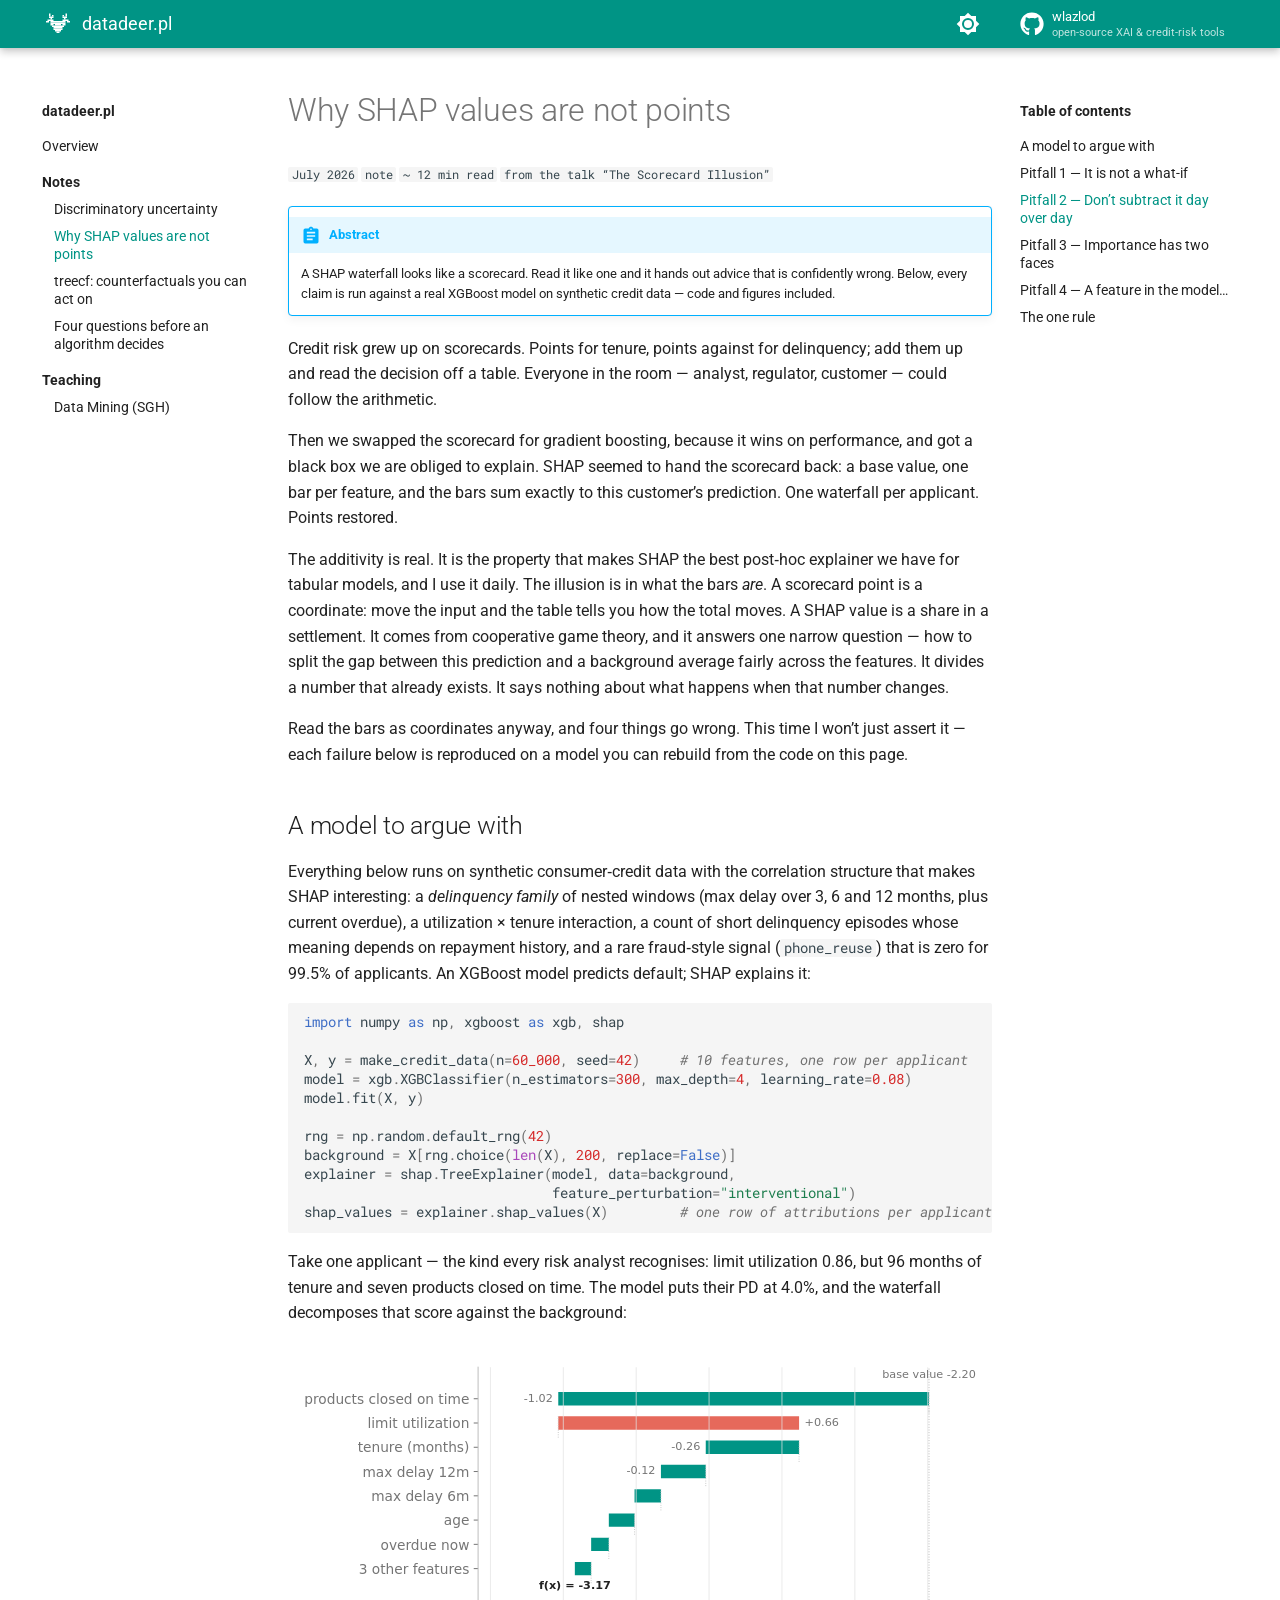
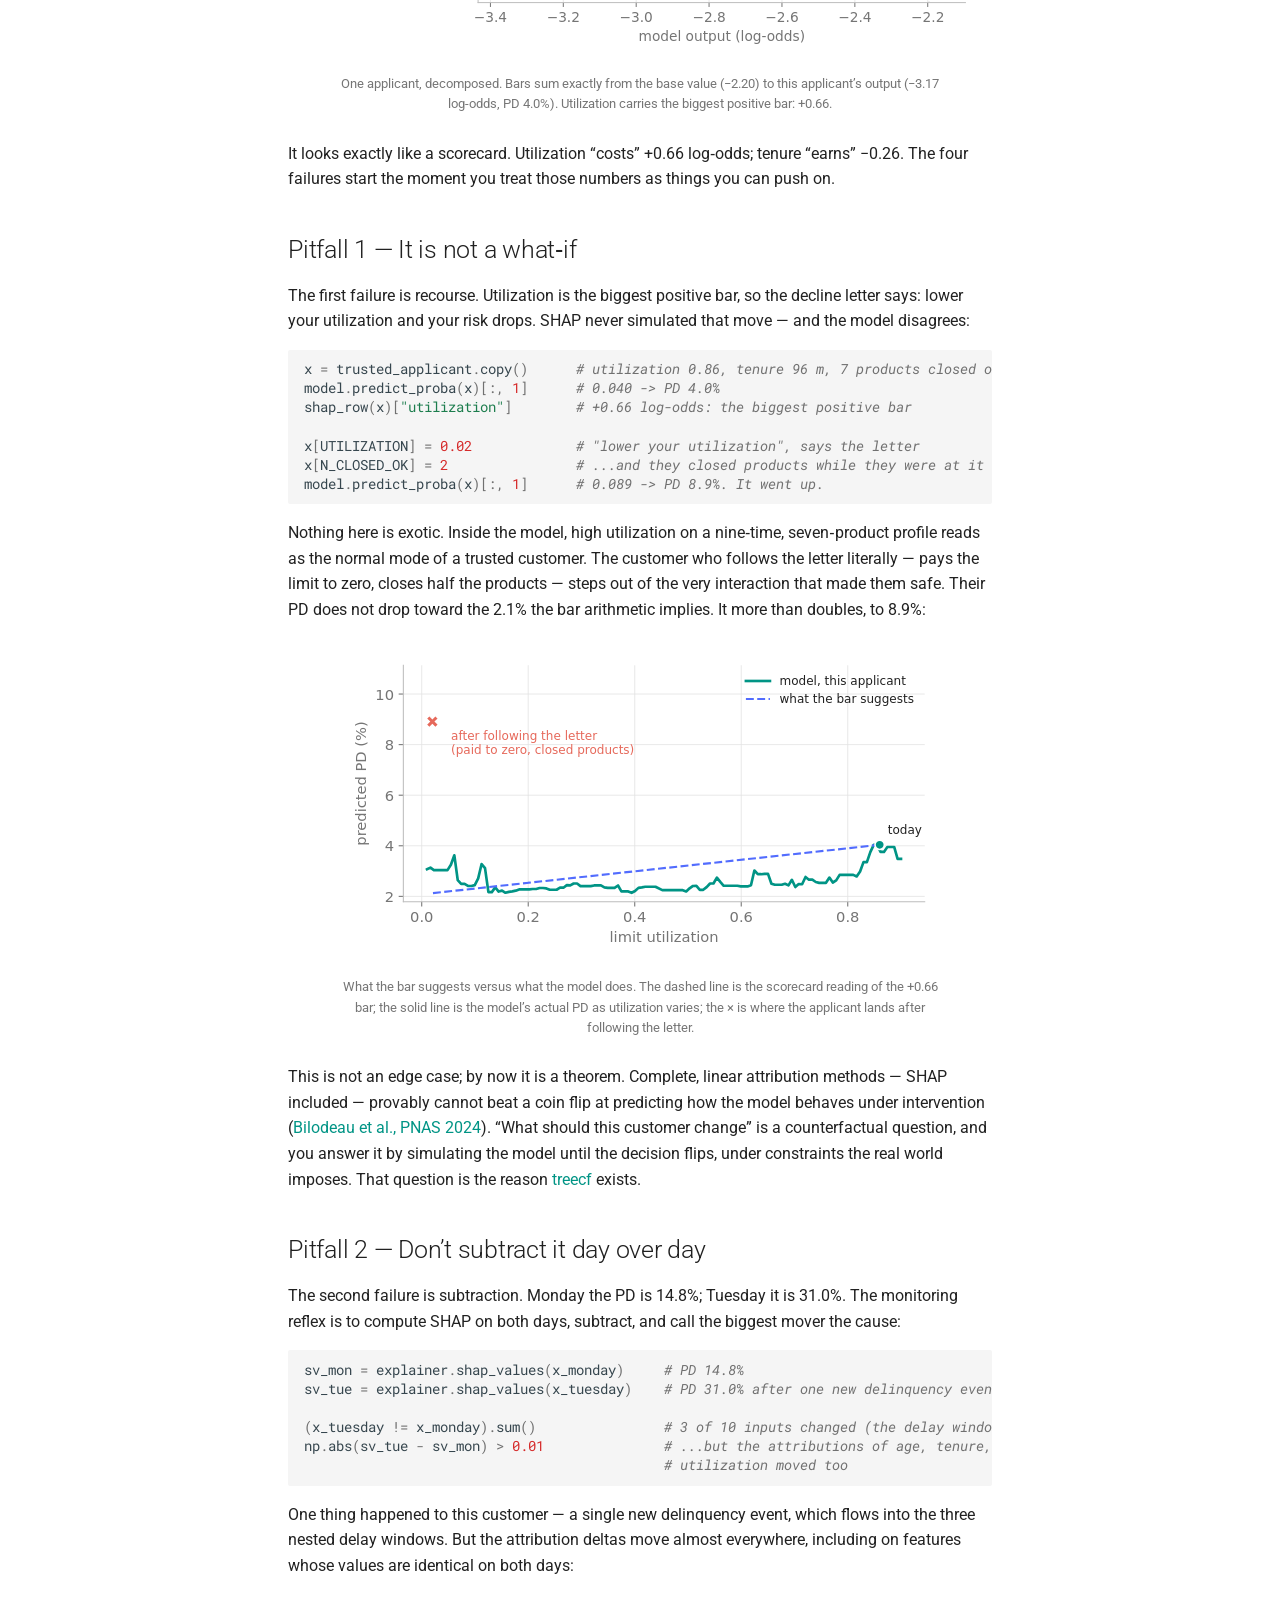
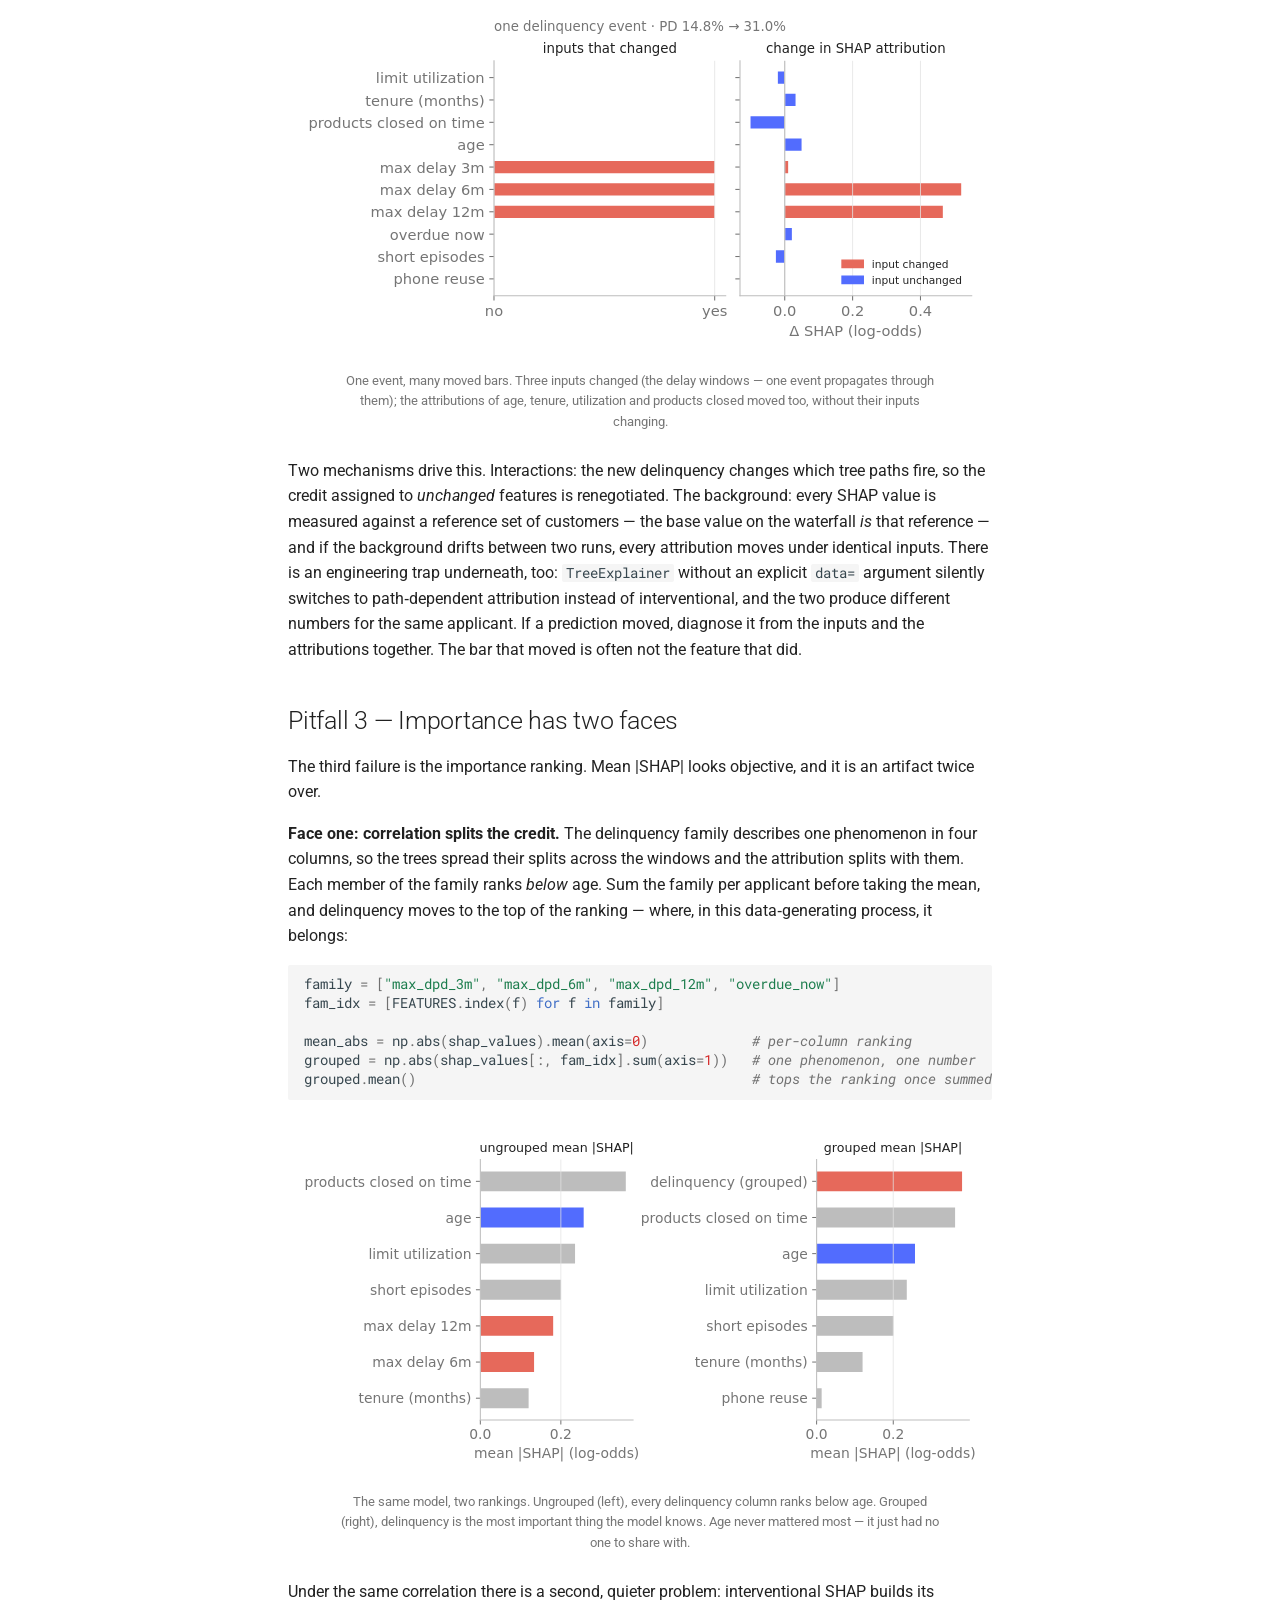
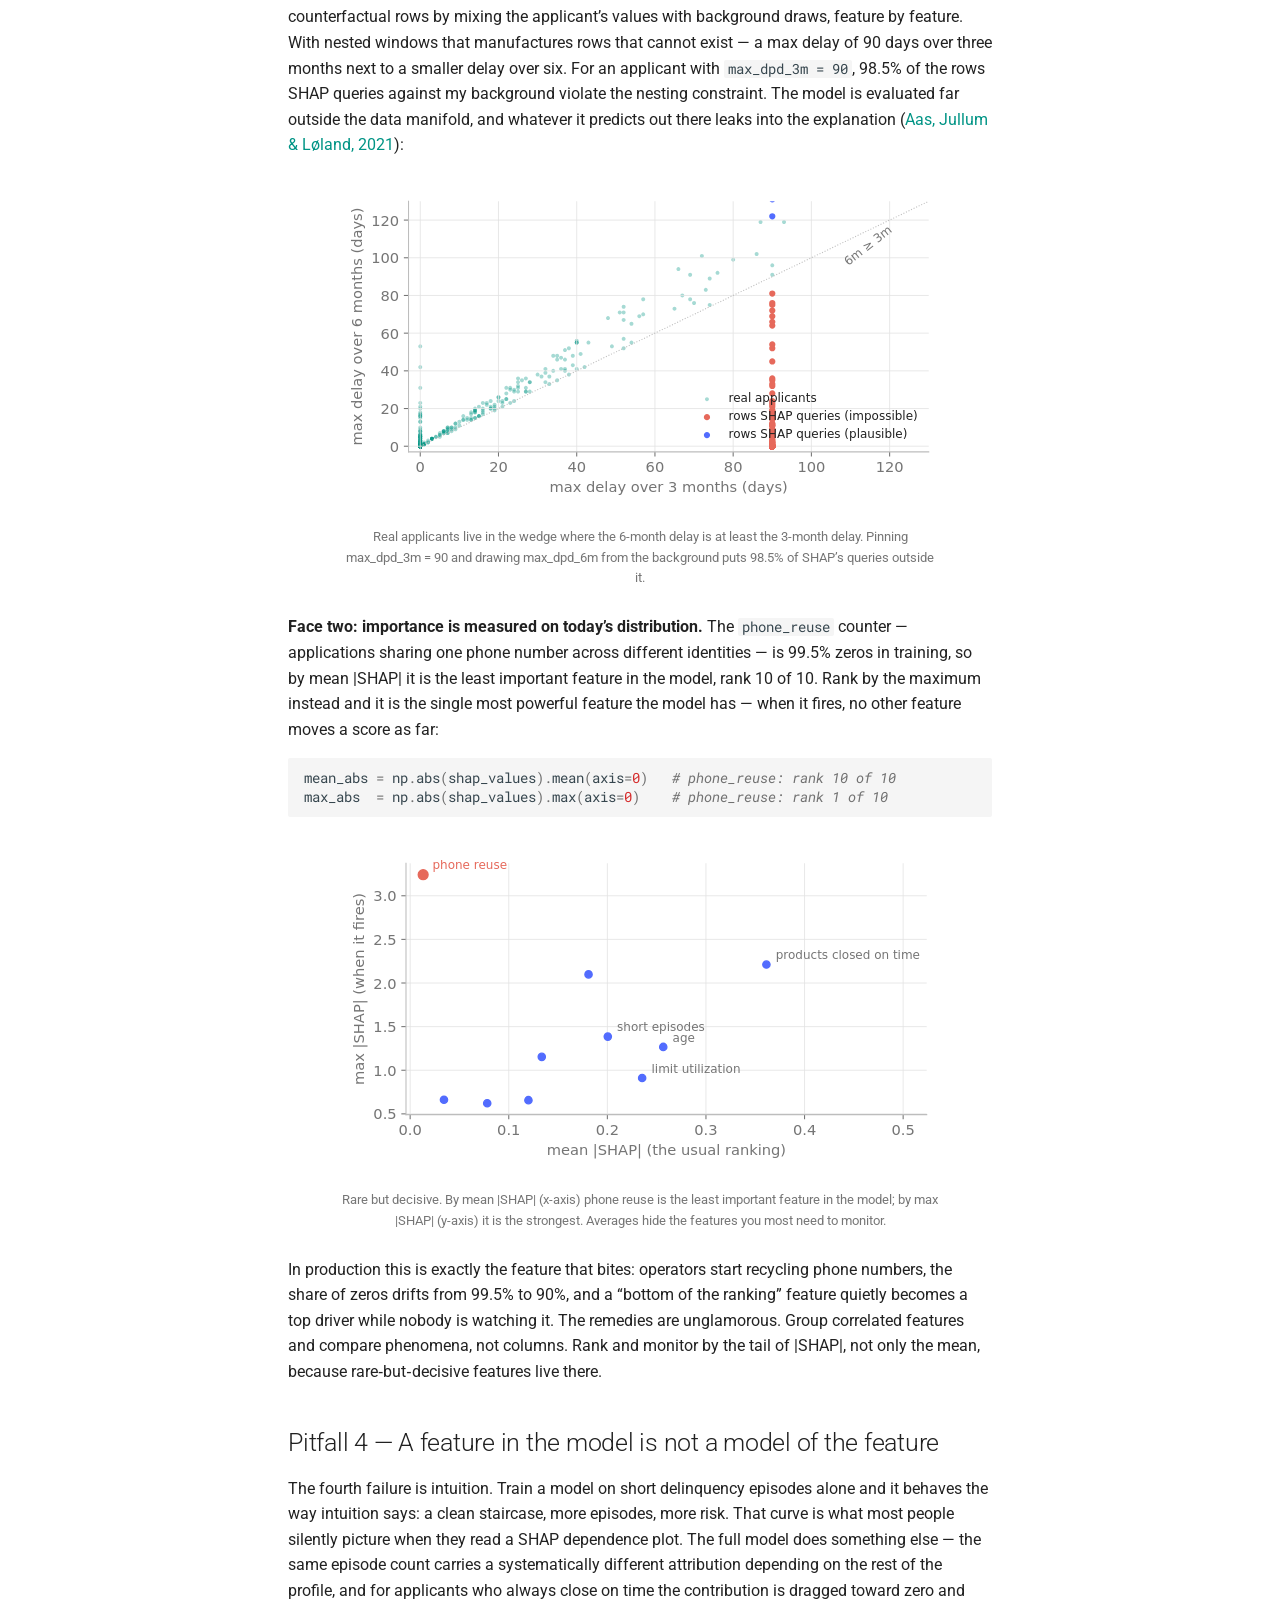
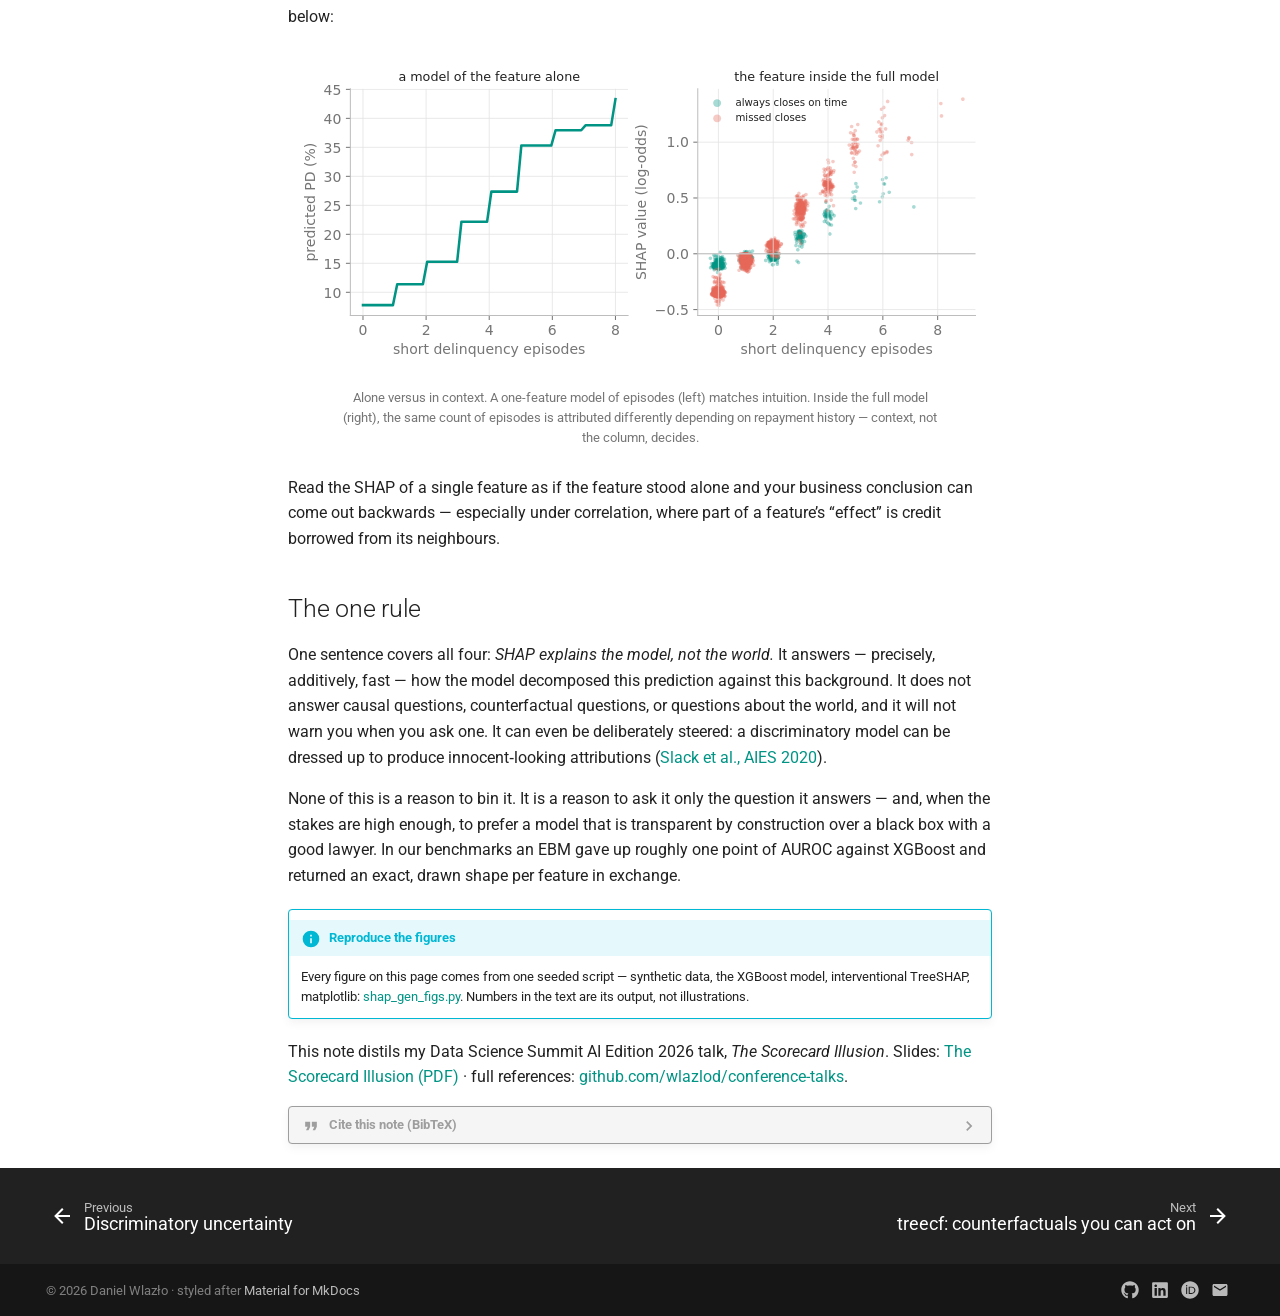
<file: notes/shap-values-are-not-points.html>
<!DOCTYPE html>
<html lang="en">
<head>
<meta charset="UTF-8">
<meta name="viewport" content="width=device-width, initial-scale=1">
<title>Why SHAP values are not points — Daniel Wlazło</title>
<meta name="description" content="A SHAP waterfall looks like a scorecard. Read it like one and it hands out advice that is confidently wrong. Four failures reproduced on a real XGBoost model, with code and figures.">
<link rel="canonical" href="https://datadeer.pl/notes/shap-values-are-not-points.html">
<link rel="icon" type="image/svg+xml" href="/assets/favicon.svg">

<link rel="stylesheet" href="/assets/fonts/fonts.css">
<link rel="stylesheet" href="/assets/style.css">

<meta property="og:title" content="Why SHAP values are not points">
<meta property="og:description" content="A SHAP waterfall looks like a scorecard. Read it like one and it hands out advice that is confidently wrong.">
<meta property="og:url" content="https://datadeer.pl/notes/shap-values-are-not-points.html">
<meta property="og:type" content="article">
<meta property="og:image" content="https://datadeer.pl/assets/img/og-card.png">
<meta property="og:image:width" content="1200">
<meta property="og:image:height" content="630">
<meta property="article:author" content="Daniel Wlazło">
<meta property="article:published_time" content="2026-07-20">
<meta name="twitter:card" content="summary_large_image">

<script type="application/ld+json">
{
  "@context": "https://schema.org",
  "@type": "ScholarlyArticle",
  "headline": "Why SHAP values are not points",
  "description": "A SHAP waterfall looks like a scorecard. Read it like one and it hands out advice that is confidently wrong. Four failures reproduced on a real XGBoost model, with code and figures.",
  "url": "https://datadeer.pl/notes/shap-values-are-not-points.html",
  "mainEntityOfPage": "https://datadeer.pl/notes/shap-values-are-not-points.html",
  "datePublished": "2026-07-20",
  "inLanguage": "en",
  "author": {
    "@type": "Person",
    "@id": "https://datadeer.pl/#person",
    "name": "Daniel Wlazło",
    "url": "https://datadeer.pl/"
  },
  "isPartOf": {
    "@type": "WebSite",
    "name": "datadeer.pl",
    "url": "https://datadeer.pl/"
  }
}
</script>
</head>
<body dir="ltr" data-md-color-scheme="default">
<script>(function(){var s=null;try{s=localStorage.getItem("datadeer.palette")}catch(e){}if(s!=="slate"&&s!=="default"){s=window.matchMedia&&window.matchMedia("(prefers-color-scheme: dark)").matches?"slate":"default"}document.body.setAttribute("data-md-color-scheme",s)})();</script>

<input class="md-toggle" data-md-toggle="drawer" type="checkbox" id="__drawer" autocomplete="off">
<a href="#article" class="md-skip">Skip to content</a>
<label class="md-overlay" for="__drawer"></label>

<header class="md-header" data-md-component="header">
  <nav class="md-header__inner md-grid" aria-label="Header">
    <label class="md-header__button md-icon" for="__drawer" aria-label="Open navigation">
      <svg xmlns="http://www.w3.org/2000/svg" viewBox="0 0 24 24"><path d="M3 6h18v2H3zm0 5h18v2H3zm0 5h18v2H3z"/></svg>
    </label>
    <a href="/" title="Daniel Wlazło" class="md-header__button md-logo" aria-label="datadeer.pl">
      <svg xmlns="http://www.w3.org/2000/svg" viewBox="0 0 16 16"><g fill="currentColor"><rect x="2" y="1" width="1" height="1"/><rect x="13" y="1" width="1" height="1"/><rect x="2" y="2" width="1" height="1"/><rect x="4" y="2" width="1" height="1"/><rect x="11" y="2" width="1" height="1"/><rect x="13" y="2" width="1" height="1"/><rect x="2" y="3" width="3" height="1"/><rect x="11" y="3" width="3" height="1"/><rect x="3" y="4" width="1" height="1"/><rect x="12" y="4" width="1" height="1"/><rect x="1" y="5" width="4" height="1"/><rect x="11" y="5" width="4" height="1"/><rect x="0" y="6" width="2" height="1"/><rect x="3" y="6" width="10" height="1"/><rect x="14" y="6" width="2" height="1"/><rect x="3" y="7" width="10" height="1"/><rect x="3" y="8" width="2" height="1"/><rect x="6" y="8" width="4" height="1"/><rect x="11" y="8" width="2" height="1"/><rect x="4" y="9" width="8" height="1"/><rect x="5" y="10" width="6" height="1"/><rect x="5" y="11" width="6" height="1"/><rect x="6" y="12" width="4" height="1"/><rect x="7" y="13" width="2" height="1"/></g></svg>
    </a>
    <div class="md-header__title"><a href="/">datadeer.pl</a></div>
    <button class="md-header__button md-icon md-header__option" type="button" data-md-component="palette" aria-label="Switch color scheme" title="Switch color scheme">
      <svg class="md-icon--sun" xmlns="http://www.w3.org/2000/svg" viewBox="0 0 24 24"><path d="M12 8a4 4 0 0 0-4 4 4 4 0 0 0 4 4 4 4 0 0 0 4-4 4 4 0 0 0-4-4m0 10a6 6 0 0 1-6-6 6 6 0 0 1 6-6 6 6 0 0 1 6 6 6 6 0 0 1-6 6m8-9.31V4h-4.69L12 .69 8.69 4H4v4.69L.69 12 4 15.31V20h4.69L12 23.31 15.31 20H20v-4.69L23.31 12z"/></svg>
      <svg class="md-icon--moon" xmlns="http://www.w3.org/2000/svg" viewBox="0 0 24 24"><path d="M12 18c-.89 0-1.74-.2-2.5-.55C11.56 16.5 13 14.42 13 12s-1.44-4.5-3.5-5.45C10.26 6.2 11.11 6 12 6a6 6 0 0 1 6 6 6 6 0 0 1-6 6m8-9.31V4h-4.69L12 .69 8.69 4H4v4.69L.69 12 4 15.31V20h4.69L12 23.31 15.31 20H20v-4.69L23.31 12z"/></svg>
    </button>
    <div class="md-header__source">
      <a href="https://github.com/wlazlod" title="Go to GitHub" class="md-source" data-md-component="source">
        <div class="md-source__icon md-icon">
          <svg xmlns="http://www.w3.org/2000/svg" viewBox="0 0 496 512"><path d="M165.9 397.4c0 2-2.3 3.6-5.2 3.6-3.3.3-5.6-1.3-5.6-3.6 0-2 2.3-3.6 5.2-3.6 3-.3 5.6 1.3 5.6 3.6zm-31.1-4.5c-.7 2 1.3 4.3 4.3 4.9 2.6 1 5.6 0 6.2-2s-1.3-4.3-4.3-5.2c-2.6-.7-5.5.3-6.2 2.3zm44.2-1.7c-2.9.7-4.9 2.6-4.6 4.9.3 2 2.9 3.3 5.9 2.6 2.9-.7 4.9-2.6 4.6-4.6-.3-1.9-3-3.2-5.9-2.9zM244.8 8C106.1 8 0 113.3 0 252c0 110.9 69.8 205.8 169.5 239.2 12.8 2.3 17.3-5.6 17.3-12.1 0-6.2-.3-40.4-.3-61.4 0 0-70 15-84.7-29.8 0 0-11.4-29.1-27.8-36.6 0 0-22.9-15.7 1.6-15.4 0 0 24.9 2 38.6 25.8 21.9 38.6 58.6 27.5 72.9 20.9 2.3-16 8.8-27.1 16-33.7-55.9-6.2-112.3-14.3-112.3-110.5 0-27.5 7.6-41.3 23.6-58.9-2.6-6.5-11.1-33.3 2.6-67.9 20.9-6.5 69 27 69 27 20-5.6 41.5-8.5 62.8-8.5s42.8 2.9 62.8 8.5c0 0 48.1-33.6 69-27 13.7 34.7 5.2 61.4 2.6 67.9 16 17.7 25.8 31.5 25.8 58.9 0 96.5-58.9 104.2-114.8 110.5 9.2 7.9 17 22.9 17 46.4 0 33.7-.3 75.4-.3 83.6 0 6.5 4.6 14.4 17.3 12.1C428.2 457.8 496 362.9 496 252 496 113.3 383.5 8 244.8 8z"/></svg>
        </div>
        <div class="md-source__repository">
          wlazlod
          <ul class="md-source__facts"><li>open-source XAI &amp; credit-risk tools</li></ul>
        </div>
      </a>
    </div>
  </nav>
</header>

<div class="md-container" data-md-component="container">
<main class="md-main" data-md-component="main">
<div class="md-main__inner md-grid">

  <div class="md-sidebar md-sidebar--primary" data-md-component="sidebar" data-md-type="navigation">
    <nav class="md-nav md-nav--primary" aria-label="Navigation">
      <span class="md-nav__title">
        <span class="md-nav__button md-logo"><svg xmlns="http://www.w3.org/2000/svg" viewBox="0 0 16 16"><g fill="currentColor"><rect x="2" y="1" width="1" height="1"/><rect x="13" y="1" width="1" height="1"/><rect x="2" y="2" width="1" height="1"/><rect x="4" y="2" width="1" height="1"/><rect x="11" y="2" width="1" height="1"/><rect x="13" y="2" width="1" height="1"/><rect x="2" y="3" width="3" height="1"/><rect x="11" y="3" width="3" height="1"/><rect x="3" y="4" width="1" height="1"/><rect x="12" y="4" width="1" height="1"/><rect x="1" y="5" width="4" height="1"/><rect x="11" y="5" width="4" height="1"/><rect x="0" y="6" width="2" height="1"/><rect x="3" y="6" width="10" height="1"/><rect x="14" y="6" width="2" height="1"/><rect x="3" y="7" width="10" height="1"/><rect x="3" y="8" width="2" height="1"/><rect x="6" y="8" width="4" height="1"/><rect x="11" y="8" width="2" height="1"/><rect x="4" y="9" width="8" height="1"/><rect x="5" y="10" width="6" height="1"/><rect x="5" y="11" width="6" height="1"/><rect x="6" y="12" width="4" height="1"/><rect x="7" y="13" width="2" height="1"/></g></svg></span>
        datadeer.pl
      </span>
      <ul class="md-nav__list">
        <li class="md-nav__item"><a href="/" class="md-nav__link">Overview</a></li>
        <li class="md-nav__item md-nav__item--section">
          <span class="md-nav__label">Notes</span>
          <ul class="md-nav__list">
            <li class="md-nav__item"><a href="/notes/discriminatory-uncertainty.html" class="md-nav__link">Discriminatory uncertainty</a></li>
            <li class="md-nav__item"><a href="/notes/shap-values-are-not-points.html" class="md-nav__link md-nav__link--active">Why SHAP values are not points</a></li>
            <li class="md-nav__item"><a href="/notes/treecf.html" class="md-nav__link">treecf: counterfactuals you can act on</a></li>
            <li class="md-nav__item"><a href="/notes/four-questions-responsible-ai.html" class="md-nav__link">Four questions before an algorithm decides</a></li>
          </ul>
        </li>
        <li class="md-nav__item md-nav__item--section">
          <span class="md-nav__label">Teaching</span>
          <ul class="md-nav__list">
            <li class="md-nav__item"><a href="/didactics/data-mining.html" class="md-nav__link">Data Mining (SGH)</a></li>
          </ul>
        </li>
      </ul>
    </nav>
  </div>

  <div class="md-sidebar md-sidebar--secondary" data-md-component="sidebar" data-md-type="toc">
    <nav class="md-nav md-nav--secondary" aria-label="Table of contents">
      <span class="md-nav__title">Table of contents</span>
      <ul class="md-nav__list">
        <li class="md-nav__item"><a href="#setup" class="md-nav__link">A model to argue with</a></li>
        <li class="md-nav__item"><a href="#not-a-what-if" class="md-nav__link">Pitfall 1 — It is not a what-if</a></li>
        <li class="md-nav__item"><a href="#day-over-day" class="md-nav__link">Pitfall 2 — Don&rsquo;t subtract it day over day</a></li>
        <li class="md-nav__item"><a href="#importance" class="md-nav__link">Pitfall 3 — Importance has two faces</a></li>
        <li class="md-nav__item"><a href="#feature-alone" class="md-nav__link">Pitfall 4 — A feature in the model&hellip;</a></li>
        <li class="md-nav__item"><a href="#one-rule" class="md-nav__link">The one rule</a></li>
      </ul>
    </nav>
  </div>

  <article id="article" class="md-content md-typeset" data-md-component="content">
    <div class="md-content__inner">

      <h1 id="shap-values-are-not-points">Why SHAP values are not points<a class="headerlink" href="#shap-values-are-not-points" title="Permanent link">&para;</a></h1>

      <p class="doc-meta"><code>July 2026</code> <code>note</code> <code>~ 12 min read</code> <code>from the talk &ldquo;The Scorecard Illusion&rdquo;</code></p>

      <div class="admonition abstract">
        <p class="admonition-title">Abstract</p>
        <p>A SHAP waterfall looks like a scorecard. Read it like one and it hands out advice that is confidently wrong. Below, every claim is run against a real XGBoost model on synthetic credit data &mdash; code and figures included.</p>
      </div>

      <p>Credit risk grew up on scorecards. Points for tenure, points against for delinquency; add them up and read the decision off a table. Everyone in the room &mdash; analyst, regulator, customer &mdash; could follow the arithmetic.</p>

      <p>Then we swapped the scorecard for gradient boosting, because it wins on performance, and got a black box we are obliged to explain. SHAP seemed to hand the scorecard back: a base value, one bar per feature, and the bars sum exactly to this customer&rsquo;s prediction. One waterfall per applicant. Points restored.</p>

      <p>The additivity is real. It is the property that makes SHAP the best post&#8209;hoc explainer we have for tabular models, and I use it daily. The illusion is in what the bars <em>are</em>. A scorecard point is a coordinate: move the input and the table tells you how the total moves. A SHAP value is a share in a settlement. It comes from cooperative game theory, and it answers one narrow question &mdash; how to split the gap between this prediction and a background average fairly across the features. It divides a number that already exists. It says nothing about what happens when that number changes.</p>

      <p>Read the bars as coordinates anyway, and four things go wrong. This time I won&rsquo;t just assert it &mdash; each failure below is reproduced on a model you can rebuild from the code on this page.</p>

      <h2 id="setup">A model to argue with<a class="headerlink" href="#setup" title="Permanent link">&para;</a></h2>

      <p>Everything below runs on synthetic consumer&#8209;credit data with the correlation structure that makes SHAP interesting: a <em>delinquency family</em> of nested windows (max delay over 3, 6 and 12 months, plus current overdue), a utilization&nbsp;&times;&nbsp;tenure interaction, a count of short delinquency episodes whose meaning depends on repayment history, and a rare fraud&#8209;style signal (<code>phone_reuse</code>) that is zero for 99.5% of applicants. An XGBoost model predicts default; SHAP explains it:</p>

      <div class="highlight"><pre><span></span><code><span class="kn">import</span> <span class="nn">numpy</span> <span class="k">as</span> <span class="nn">np</span><span class="o">,</span> <span class="nn">xgboost</span> <span class="k">as</span> <span class="nn">xgb</span><span class="o">,</span> <span class="nn">shap</span>

<span class="n">X</span><span class="p">,</span> <span class="n">y</span> <span class="o">=</span> <span class="n">make_credit_data</span><span class="p">(</span><span class="n">n</span><span class="o">=</span><span class="mi">60_000</span><span class="p">,</span> <span class="n">seed</span><span class="o">=</span><span class="mi">42</span><span class="p">)</span>     <span class="c1"># 10 features, one row per applicant</span>
<span class="n">model</span> <span class="o">=</span> <span class="n">xgb</span><span class="o">.</span><span class="n">XGBClassifier</span><span class="p">(</span><span class="n">n_estimators</span><span class="o">=</span><span class="mi">300</span><span class="p">,</span> <span class="n">max_depth</span><span class="o">=</span><span class="mi">4</span><span class="p">,</span> <span class="n">learning_rate</span><span class="o">=</span><span class="mf">0.08</span><span class="p">)</span>
<span class="n">model</span><span class="o">.</span><span class="n">fit</span><span class="p">(</span><span class="n">X</span><span class="p">,</span> <span class="n">y</span><span class="p">)</span>

<span class="n">rng</span> <span class="o">=</span> <span class="n">np</span><span class="o">.</span><span class="n">random</span><span class="o">.</span><span class="n">default_rng</span><span class="p">(</span><span class="mi">42</span><span class="p">)</span>
<span class="n">background</span> <span class="o">=</span> <span class="n">X</span><span class="p">[</span><span class="n">rng</span><span class="o">.</span><span class="n">choice</span><span class="p">(</span><span class="nb">len</span><span class="p">(</span><span class="n">X</span><span class="p">),</span> <span class="mi">200</span><span class="p">,</span> <span class="n">replace</span><span class="o">=</span><span class="kc">False</span><span class="p">)]</span>
<span class="n">explainer</span> <span class="o">=</span> <span class="n">shap</span><span class="o">.</span><span class="n">TreeExplainer</span><span class="p">(</span><span class="n">model</span><span class="p">,</span> <span class="n">data</span><span class="o">=</span><span class="n">background</span><span class="p">,</span>
                               <span class="n">feature_perturbation</span><span class="o">=</span><span class="s2">&quot;interventional&quot;</span><span class="p">)</span>
<span class="n">shap_values</span> <span class="o">=</span> <span class="n">explainer</span><span class="o">.</span><span class="n">shap_values</span><span class="p">(</span><span class="n">X</span><span class="p">)</span>         <span class="c1"># one row of attributions per applicant</span>
</code></pre></div>

      <p>Take one applicant &mdash; the kind every risk analyst recognises: limit utilization 0.86, but 96 months of tenure and seven products closed on time. The model puts their PD at 4.0%, and the waterfall decomposes that score against the background:</p>

      <figure>
        <img src="/assets/img/shap/waterfall-light.svg#only-light" alt="SHAP waterfall for one applicant, from base value to f(x)" loading="lazy">
        <img src="/assets/img/shap/waterfall-dark.svg#only-dark" alt="SHAP waterfall for one applicant, from base value to f(x)" loading="lazy">
        <figcaption>One applicant, decomposed. Bars sum exactly from the base value (&minus;2.20) to this applicant&rsquo;s output (&minus;3.17 log-odds, PD 4.0%). Utilization carries the biggest positive bar: +0.66.</figcaption>
      </figure>

      <p>It looks exactly like a scorecard. Utilization &ldquo;costs&rdquo; +0.66 log&#8209;odds; tenure &ldquo;earns&rdquo; &minus;0.26. The four failures start the moment you treat those numbers as things you can push on.</p>

      <h2 id="not-a-what-if">Pitfall 1 &mdash; It is not a what&#8209;if<a class="headerlink" href="#not-a-what-if" title="Permanent link">&para;</a></h2>

      <p>The first failure is recourse. Utilization is the biggest positive bar, so the decline letter says: lower your utilization and your risk drops. SHAP never simulated that move &mdash; and the model disagrees:</p>

      <div class="highlight"><pre><span></span><code><span class="n">x</span> <span class="o">=</span> <span class="n">trusted_applicant</span><span class="o">.</span><span class="n">copy</span><span class="p">()</span>      <span class="c1"># utilization 0.86, tenure 96 m, 7 products closed on time</span>
<span class="n">model</span><span class="o">.</span><span class="n">predict_proba</span><span class="p">(</span><span class="n">x</span><span class="p">)[:,</span> <span class="mi">1</span><span class="p">]</span>      <span class="c1"># 0.040 -&gt; PD 4.0%</span>
<span class="n">shap_row</span><span class="p">(</span><span class="n">x</span><span class="p">)[</span><span class="s2">&quot;utilization&quot;</span><span class="p">]</span>        <span class="c1"># +0.66 log-odds: the biggest positive bar</span>

<span class="n">x</span><span class="p">[</span><span class="n">UTILIZATION</span><span class="p">]</span> <span class="o">=</span> <span class="mf">0.02</span>             <span class="c1"># &quot;lower your utilization&quot;, says the letter</span>
<span class="n">x</span><span class="p">[</span><span class="n">N_CLOSED_OK</span><span class="p">]</span> <span class="o">=</span> <span class="mi">2</span>                <span class="c1"># ...and they closed products while they were at it</span>
<span class="n">model</span><span class="o">.</span><span class="n">predict_proba</span><span class="p">(</span><span class="n">x</span><span class="p">)[:,</span> <span class="mi">1</span><span class="p">]</span>      <span class="c1"># 0.089 -&gt; PD 8.9%. It went up.</span>
</code></pre></div>

      <p>Nothing here is exotic. Inside the model, high utilization on a nine&#8209;time, seven&#8209;product profile reads as the normal mode of a trusted customer. The customer who follows the letter literally &mdash; pays the limit to zero, closes half the products &mdash; steps out of the very interaction that made them safe. Their PD does not drop toward the 2.1% the bar arithmetic implies. It more than doubles, to 8.9%:</p>

      <figure>
        <img src="/assets/img/shap/whatif-light.svg#only-light" alt="Model PD versus utilization for one applicant, against the straight line the SHAP bar suggests" loading="lazy">
        <img src="/assets/img/shap/whatif-dark.svg#only-dark" alt="Model PD versus utilization for one applicant, against the straight line the SHAP bar suggests" loading="lazy">
        <figcaption>What the bar suggests versus what the model does. The dashed line is the scorecard reading of the +0.66 bar; the solid line is the model&rsquo;s actual PD as utilization varies; the &times; is where the applicant lands after following the letter.</figcaption>
      </figure>

      <p>This is not an edge case; by now it is a theorem. Complete, linear attribution methods &mdash; SHAP included &mdash; provably cannot beat a coin flip at predicting how the model behaves under intervention (<a href="https://www.pnas.org/doi/10.1073/pnas.2304406120">Bilodeau et al., PNAS 2024</a>). &ldquo;What should this customer change&rdquo; is a counterfactual question, and you answer it by simulating the model until the decision flips, under constraints the real world imposes. That question is the reason <a href="https://wlazlod.github.io/treecf/">treecf</a> exists.</p>

      <h2 id="day-over-day">Pitfall 2 &mdash; Don&rsquo;t subtract it day over day<a class="headerlink" href="#day-over-day" title="Permanent link">&para;</a></h2>

      <p>The second failure is subtraction. Monday the PD is 14.8%; Tuesday it is 31.0%. The monitoring reflex is to compute SHAP on both days, subtract, and call the biggest mover the cause:</p>

      <div class="highlight"><pre><span></span><code><span class="n">sv_mon</span> <span class="o">=</span> <span class="n">explainer</span><span class="o">.</span><span class="n">shap_values</span><span class="p">(</span><span class="n">x_monday</span><span class="p">)</span>     <span class="c1"># PD 14.8%</span>
<span class="n">sv_tue</span> <span class="o">=</span> <span class="n">explainer</span><span class="o">.</span><span class="n">shap_values</span><span class="p">(</span><span class="n">x_tuesday</span><span class="p">)</span>    <span class="c1"># PD 31.0% after one new delinquency event</span>

<span class="p">(</span><span class="n">x_tuesday</span> <span class="o">!=</span> <span class="n">x_monday</span><span class="p">)</span><span class="o">.</span><span class="n">sum</span><span class="p">()</span>                <span class="c1"># 3 of 10 inputs changed (the delay windows)</span>
<span class="n">np</span><span class="o">.</span><span class="n">abs</span><span class="p">(</span><span class="n">sv_tue</span> <span class="o">-</span> <span class="n">sv_mon</span><span class="p">)</span> <span class="o">&gt;</span> <span class="mf">0.01</span>               <span class="c1"># ...but the attributions of age, tenure,</span>
                                             <span class="c1"># utilization moved too</span>
</code></pre></div>

      <p>One thing happened to this customer &mdash; a single new delinquency event, which flows into the three nested delay windows. But the attribution deltas move almost everywhere, including on features whose values are identical on both days:</p>

      <figure>
        <img src="/assets/img/shap/daydelta-light.svg#only-light" alt="Left panel: which inputs changed. Right panel: change in SHAP attribution for every feature" loading="lazy">
        <img src="/assets/img/shap/daydelta-dark.svg#only-dark" alt="Left panel: which inputs changed. Right panel: change in SHAP attribution for every feature" loading="lazy">
        <figcaption>One event, many moved bars. Three inputs changed (the delay windows &mdash; one event propagates through them); the attributions of age, tenure, utilization and products closed moved too, without their inputs changing.</figcaption>
      </figure>

      <p>Two mechanisms drive this. Interactions: the new delinquency changes which tree paths fire, so the credit assigned to <em>unchanged</em> features is renegotiated. The background: every SHAP value is measured against a reference set of customers &mdash; the base value on the waterfall <em>is</em> that reference &mdash; and if the background drifts between two runs, every attribution moves under identical inputs. There is an engineering trap underneath, too: <code>TreeExplainer</code> without an explicit <code>data=</code> argument silently switches to path&#8209;dependent attribution instead of interventional, and the two produce different numbers for the same applicant. If a prediction moved, diagnose it from the inputs and the attributions together. The bar that moved is often not the feature that did.</p>

      <h2 id="importance">Pitfall 3 &mdash; Importance has two faces<a class="headerlink" href="#importance" title="Permanent link">&para;</a></h2>

      <p>The third failure is the importance ranking. Mean |SHAP| looks objective, and it is an artifact twice over.</p>

      <p><strong>Face one: correlation splits the credit.</strong> The delinquency family describes one phenomenon in four columns, so the trees spread their splits across the windows and the attribution splits with them. Each member of the family ranks <em>below</em> age. Sum the family per applicant before taking the mean, and delinquency moves to the top of the ranking &mdash; where, in this data&#8209;generating process, it belongs:</p>

      <div class="highlight"><pre><span></span><code><span class="n">family</span> <span class="o">=</span> <span class="p">[</span><span class="s2">&quot;max_dpd_3m&quot;</span><span class="p">,</span> <span class="s2">&quot;max_dpd_6m&quot;</span><span class="p">,</span> <span class="s2">&quot;max_dpd_12m&quot;</span><span class="p">,</span> <span class="s2">&quot;overdue_now&quot;</span><span class="p">]</span>
<span class="n">fam_idx</span> <span class="o">=</span> <span class="p">[</span><span class="n">FEATURES</span><span class="o">.</span><span class="n">index</span><span class="p">(</span><span class="n">f</span><span class="p">)</span> <span class="k">for</span> <span class="n">f</span> <span class="ow">in</span> <span class="n">family</span><span class="p">]</span>

<span class="n">mean_abs</span> <span class="o">=</span> <span class="n">np</span><span class="o">.</span><span class="n">abs</span><span class="p">(</span><span class="n">shap_values</span><span class="p">)</span><span class="o">.</span><span class="n">mean</span><span class="p">(</span><span class="n">axis</span><span class="o">=</span><span class="mi">0</span><span class="p">)</span>             <span class="c1"># per-column ranking</span>
<span class="n">grouped</span> <span class="o">=</span> <span class="n">np</span><span class="o">.</span><span class="n">abs</span><span class="p">(</span><span class="n">shap_values</span><span class="p">[:,</span> <span class="n">fam_idx</span><span class="p">]</span><span class="o">.</span><span class="n">sum</span><span class="p">(</span><span class="n">axis</span><span class="o">=</span><span class="mi">1</span><span class="p">))</span>   <span class="c1"># one phenomenon, one number</span>
<span class="n">grouped</span><span class="o">.</span><span class="n">mean</span><span class="p">()</span>                                          <span class="c1"># tops the ranking once summed</span>
</code></pre></div>

      <figure>
        <img src="/assets/img/shap/importance-light.svg#only-light" alt="Mean absolute SHAP ranking before and after grouping the correlated delinquency family" loading="lazy">
        <img src="/assets/img/shap/importance-dark.svg#only-dark" alt="Mean absolute SHAP ranking before and after grouping the correlated delinquency family" loading="lazy">
        <figcaption>The same model, two rankings. Ungrouped (left), every delinquency column ranks below age. Grouped (right), delinquency is the most important thing the model knows. Age never mattered most &mdash; it just had no one to share with.</figcaption>
      </figure>

      <p>Under the same correlation there is a second, quieter problem: interventional SHAP builds its counterfactual rows by mixing the applicant&rsquo;s values with background draws, feature by feature. With nested windows that manufactures rows that cannot exist &mdash; a max delay of 90 days over three months next to a smaller delay over six. For an applicant with <code>max_dpd_3m&nbsp;=&nbsp;90</code>, 98.5% of the rows SHAP queries against my background violate the nesting constraint. The model is evaluated far outside the data manifold, and whatever it predicts out there leaks into the explanation (<a href="https://doi.org/10.1016/j.artint.2021.103502">Aas, Jullum &amp; L&oslash;land, 2021</a>):</p>

      <figure>
        <img src="/assets/img/shap/impossible-light.svg#only-light" alt="Scatter of real applicants in the feasible region versus the impossible rows SHAP queries" loading="lazy">
        <img src="/assets/img/shap/impossible-dark.svg#only-dark" alt="Scatter of real applicants in the feasible region versus the impossible rows SHAP queries" loading="lazy">
        <figcaption>Real applicants live in the wedge where the 6-month delay is at least the 3-month delay. Pinning max_dpd_3m = 90 and drawing max_dpd_6m from the background puts 98.5% of SHAP&rsquo;s queries outside it.</figcaption>
      </figure>

      <p><strong>Face two: importance is measured on today&rsquo;s distribution.</strong> The <code>phone_reuse</code> counter &mdash; applications sharing one phone number across different identities &mdash; is 99.5% zeros in training, so by mean |SHAP| it is the least important feature in the model, rank 10 of 10. Rank by the maximum instead and it is the single most powerful feature the model has &mdash; when it fires, no other feature moves a score as far:</p>

      <div class="highlight"><pre><span></span><code><span class="n">mean_abs</span> <span class="o">=</span> <span class="n">np</span><span class="o">.</span><span class="n">abs</span><span class="p">(</span><span class="n">shap_values</span><span class="p">)</span><span class="o">.</span><span class="n">mean</span><span class="p">(</span><span class="n">axis</span><span class="o">=</span><span class="mi">0</span><span class="p">)</span>   <span class="c1"># phone_reuse: rank 10 of 10</span>
<span class="n">max_abs</span>  <span class="o">=</span> <span class="n">np</span><span class="o">.</span><span class="n">abs</span><span class="p">(</span><span class="n">shap_values</span><span class="p">)</span><span class="o">.</span><span class="n">max</span><span class="p">(</span><span class="n">axis</span><span class="o">=</span><span class="mi">0</span><span class="p">)</span>    <span class="c1"># phone_reuse: rank 1 of 10</span>
</code></pre></div>

      <figure>
        <img src="/assets/img/shap/meanmax-light.svg#only-light" alt="Mean absolute SHAP versus max absolute SHAP per feature, with phone reuse an outlier on max" loading="lazy">
        <img src="/assets/img/shap/meanmax-dark.svg#only-dark" alt="Mean absolute SHAP versus max absolute SHAP per feature, with phone reuse an outlier on max" loading="lazy">
        <figcaption>Rare but decisive. By mean |SHAP| (x-axis) phone reuse is the least important feature in the model; by max |SHAP| (y-axis) it is the strongest. Averages hide the features you most need to monitor.</figcaption>
      </figure>

      <p>In production this is exactly the feature that bites: operators start recycling phone numbers, the share of zeros drifts from 99.5% to 90%, and a &ldquo;bottom of the ranking&rdquo; feature quietly becomes a top driver while nobody is watching it. The remedies are unglamorous. Group correlated features and compare phenomena, not columns. Rank and monitor by the tail of |SHAP|, not only the mean, because rare&#8209;but&#8209;decisive features live there.</p>

      <h2 id="feature-alone">Pitfall 4 &mdash; A feature in the model is not a model of the feature<a class="headerlink" href="#feature-alone" title="Permanent link">&para;</a></h2>

      <p>The fourth failure is intuition. Train a model on short delinquency episodes alone and it behaves the way intuition says: a clean staircase, more episodes, more risk. That curve is what most people silently picture when they read a SHAP dependence plot. The full model does something else &mdash; the same episode count carries a systematically different attribution depending on the rest of the profile, and for applicants who always close on time the contribution is dragged toward zero and below:</p>

      <figure>
        <img src="/assets/img/shap/dependence-light.svg#only-light" alt="Left: single-feature model of episodes, a rising staircase. Right: SHAP values of episodes in the full model, split by repayment history" loading="lazy">
        <img src="/assets/img/shap/dependence-dark.svg#only-dark" alt="Left: single-feature model of episodes, a rising staircase. Right: SHAP values of episodes in the full model, split by repayment history" loading="lazy">
        <figcaption>Alone versus in context. A one-feature model of episodes (left) matches intuition. Inside the full model (right), the same count of episodes is attributed differently depending on repayment history &mdash; context, not the column, decides.</figcaption>
      </figure>

      <p>Read the SHAP of a single feature as if the feature stood alone and your business conclusion can come out backwards &mdash; especially under correlation, where part of a feature&rsquo;s &ldquo;effect&rdquo; is credit borrowed from its neighbours.</p>

      <h2 id="one-rule">The one rule<a class="headerlink" href="#one-rule" title="Permanent link">&para;</a></h2>

      <p>One sentence covers all four: <em>SHAP explains the model, not the world.</em> It answers &mdash; precisely, additively, fast &mdash; how the model decomposed this prediction against this background. It does not answer causal questions, counterfactual questions, or questions about the world, and it will not warn you when you ask one. It can even be deliberately steered: a discriminatory model can be dressed up to produce innocent&#8209;looking attributions (<a href="https://dl.acm.org/doi/10.1145/3375627.3375830">Slack et al., AIES 2020</a>).</p>

      <p>None of this is a reason to bin it. It is a reason to ask it only the question it answers &mdash; and, when the stakes are high enough, to prefer a model that is transparent by construction over a black box with a good lawyer. In our benchmarks an EBM gave up roughly one point of AUROC against XGBoost and returned an exact, drawn shape per feature in exchange.</p>

      <div class="admonition info">
        <p class="admonition-title">Reproduce the figures</p>
        <p>Every figure on this page comes from one seeded script &mdash; synthetic data, the XGBoost model, interventional TreeSHAP, matplotlib: <a href="/scripts/figures/shap_gen_figs.py">shap_gen_figs.py</a>. Numbers in the text are its output, not illustrations.</p>
      </div>

      <p>This note distils my Data Science Summit AI&nbsp;Edition 2026 talk, <em>The Scorecard Illusion</em>. Slides: <a href="https://github.com/wlazlod/conference-talks/blob/main/2026-06-18-DSS-AI/the-scorecard-illusion.pdf">The Scorecard Illusion (PDF)</a> &middot; full references: <a href="https://github.com/wlazlod/conference-talks">github.com/wlazlod/conference-talks</a>.</p>

      <details class="cite">
        <summary>Cite this note (BibTeX)</summary>
        <div class="highlight"><pre><code>@misc{wlazlo2026shapnotpoints,
  author       = {Wlaz{\l}o, Daniel},
  title        = {Why {SHAP} Values Are Not Points},
  year         = {2026},
  month        = jul,
  howpublished = {datadeer.pl},
  url          = {https://datadeer.pl/notes/shap-values-are-not-points.html}
}</code></pre></div>
      </details>

    </div>
  </article>

</div>
</main>

<footer class="md-footer">
  <nav class="md-footer__inner md-grid" aria-label="Footer">
    <a href="/notes/discriminatory-uncertainty.html" class="md-footer__link md-footer__link--prev" aria-label="Previous: Discriminatory uncertainty">
      <svg xmlns="http://www.w3.org/2000/svg" viewBox="0 0 24 24"><path d="M20 11v2H8l5.5 5.5-1.42 1.42L4.16 12l7.92-7.92L13.5 5.5 8 11z"/></svg>
      <div class="md-footer__title">
        <span class="md-footer__direction">Previous</span>
        Discriminatory uncertainty
      </div>
    </a>
    <a href="/notes/treecf.html" class="md-footer__link md-footer__link--next" aria-label="Next: treecf: counterfactuals you can act on">
      <div class="md-footer__title">
        <span class="md-footer__direction">Next</span>
        treecf: counterfactuals you can act on
      </div>
      <svg xmlns="http://www.w3.org/2000/svg" viewBox="0 0 24 24"><path d="M4 11v2h12l-5.5 5.5 1.42 1.42L19.84 12l-7.92-7.92L10.5 5.5 16 11z"/></svg>
    </a>
  </nav>
  <div class="md-footer-meta">
    <div class="md-footer-meta__inner md-grid">
      <div class="md-copyright">&copy; 2026 Daniel Wlazło &middot; styled after <a href="https://squidfunk.github.io/mkdocs-material/">Material for MkDocs</a></div>
      <div class="md-footer-social">
        <a href="https://github.com/wlazlod" title="GitHub" aria-label="GitHub"><svg xmlns="http://www.w3.org/2000/svg" viewBox="0 0 496 512"><path d="M165.9 397.4c0 2-2.3 3.6-5.2 3.6-3.3.3-5.6-1.3-5.6-3.6 0-2 2.3-3.6 5.2-3.6 3-.3 5.6 1.3 5.6 3.6zm-31.1-4.5c-.7 2 1.3 4.3 4.3 4.9 2.6 1 5.6 0 6.2-2s-1.3-4.3-4.3-5.2c-2.6-.7-5.5.3-6.2 2.3zm44.2-1.7c-2.9.7-4.9 2.6-4.6 4.9.3 2 2.9 3.3 5.9 2.6 2.9-.7 4.9-2.6 4.6-4.6-.3-1.9-3-3.2-5.9-2.9zM244.8 8C106.1 8 0 113.3 0 252c0 110.9 69.8 205.8 169.5 239.2 12.8 2.3 17.3-5.6 17.3-12.1 0-6.2-.3-40.4-.3-61.4 0 0-70 15-84.7-29.8 0 0-11.4-29.1-27.8-36.6 0 0-22.9-15.7 1.6-15.4 0 0 24.9 2 38.6 25.8 21.9 38.6 58.6 27.5 72.9 20.9 2.3-16 8.8-27.1 16-33.7-55.9-6.2-112.3-14.3-112.3-110.5 0-27.5 7.6-41.3 23.6-58.9-2.6-6.5-11.1-33.3 2.6-67.9 20.9-6.5 69 27 69 27 20-5.6 41.5-8.5 62.8-8.5s42.8 2.9 62.8 8.5c0 0 48.1-33.6 69-27 13.7 34.7 5.2 61.4 2.6 67.9 16 17.7 25.8 31.5 25.8 58.9 0 96.5-58.9 104.2-114.8 110.5 9.2 7.9 17 22.9 17 46.4 0 33.7-.3 75.4-.3 83.6 0 6.5 4.6 14.4 17.3 12.1C428.2 457.8 496 362.9 496 252 496 113.3 383.5 8 244.8 8z"/></svg></a>
        <a href="https://www.linkedin.com/in/danielwlazlorobots/" title="LinkedIn" aria-label="LinkedIn"><svg xmlns="http://www.w3.org/2000/svg" viewBox="0 0 448 512"><path d="M416 32H31.9C14.3 32 0 46.5 0 64.3v383.4C0 465.5 14.3 480 31.9 480H416c17.6 0 32-14.5 32-32.3V64.3c0-17.8-14.4-32.3-32-32.3zM135.4 416H69V202.2h66.5V416zm-33.2-243c-21.3 0-38.5-17.3-38.5-38.5S80.9 96 102.2 96c21.2 0 38.5 17.3 38.5 38.5 0 21.3-17.2 38.5-38.5 38.5zm282.1 243h-66.4V312c0-24.8-.5-56.7-34.5-56.7-34.6 0-39.9 27-39.9 54.9V416h-66.4V202.2h63.7v29.2h.9c8.9-16.8 30.6-34.5 62.9-34.5 67.2 0 79.7 44.3 79.7 101.9V416z"/></svg></a>
        <a href="https://orcid.org/0009-0003-1984-8183" title="ORCID" aria-label="ORCID"><svg xmlns="http://www.w3.org/2000/svg" viewBox="0 0 512 512"><path d="M294.75 188.19h-45.92V342h47.47c67.62 0 83.12-51.34 83.12-76.91 0-41.64-26.54-76.9-84.67-76.9zM256 8C119 8 8 119 8 256s111 248 248 248 248-111 248-248S393 8 256 8zM175.9 371.8h-29.8V180.2h29.8zm-14.9-217.6a19.6 19.6 0 1 1 19.6-19.6 19.64 19.64 0 0 1-19.6 19.6zM300 369h-81V161.26h80.6c76.73 0 110.44 54.83 110.44 103.85C410 318.39 368.38 369 300 369z"/></svg></a>
        <a href="mailto:daniel.wlazlo@datadeer.pl" title="Email" aria-label="Email"><svg xmlns="http://www.w3.org/2000/svg" viewBox="0 0 24 24"><path d="M20 4H4c-1.1 0-2 .9-2 2v12c0 1.1.9 2 2 2h16c1.1 0 2-.9 2-2V6c0-1.1-.9-2-2-2m0 4-8 5-8-5V6l8 5 8-5z"/></svg></a>
      </div>
    </div>
  </div>
</footer>
</div>

<script src="/assets/app.js"></script>
</body>
</html>
</file>
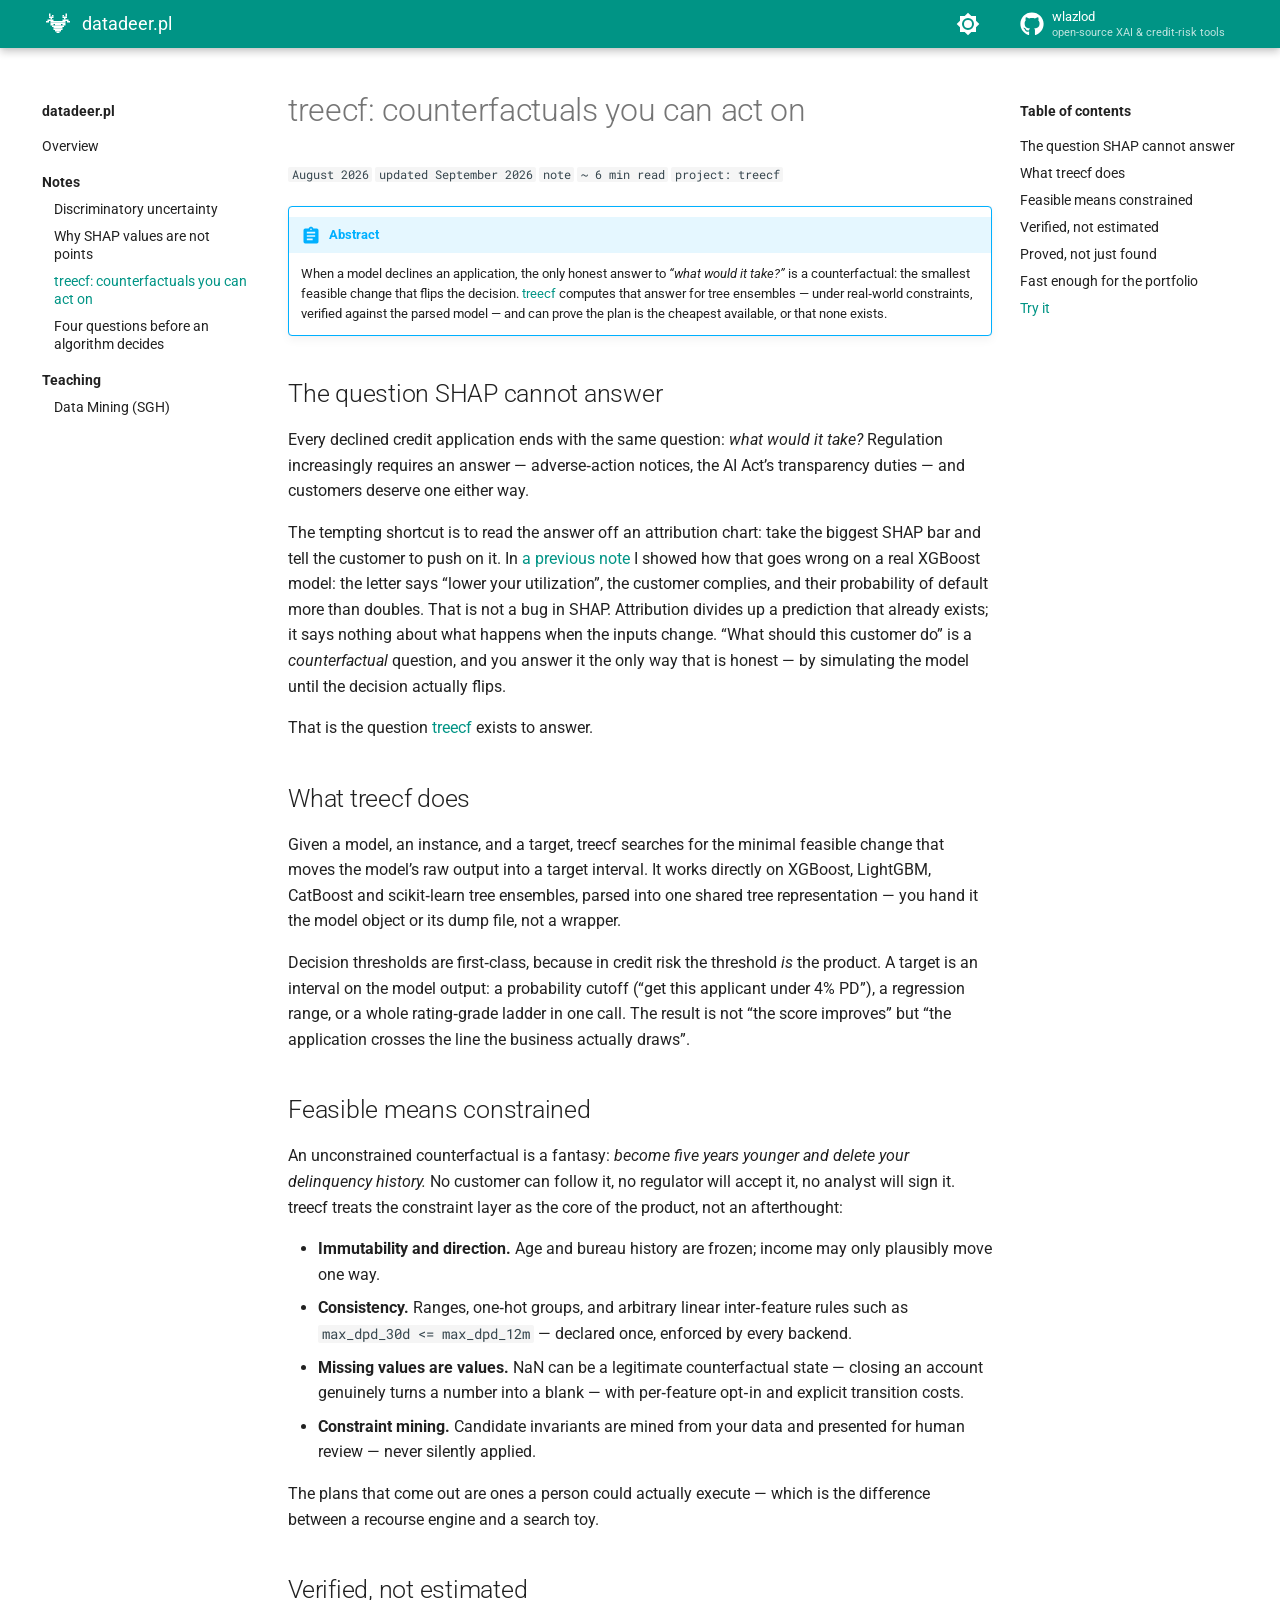
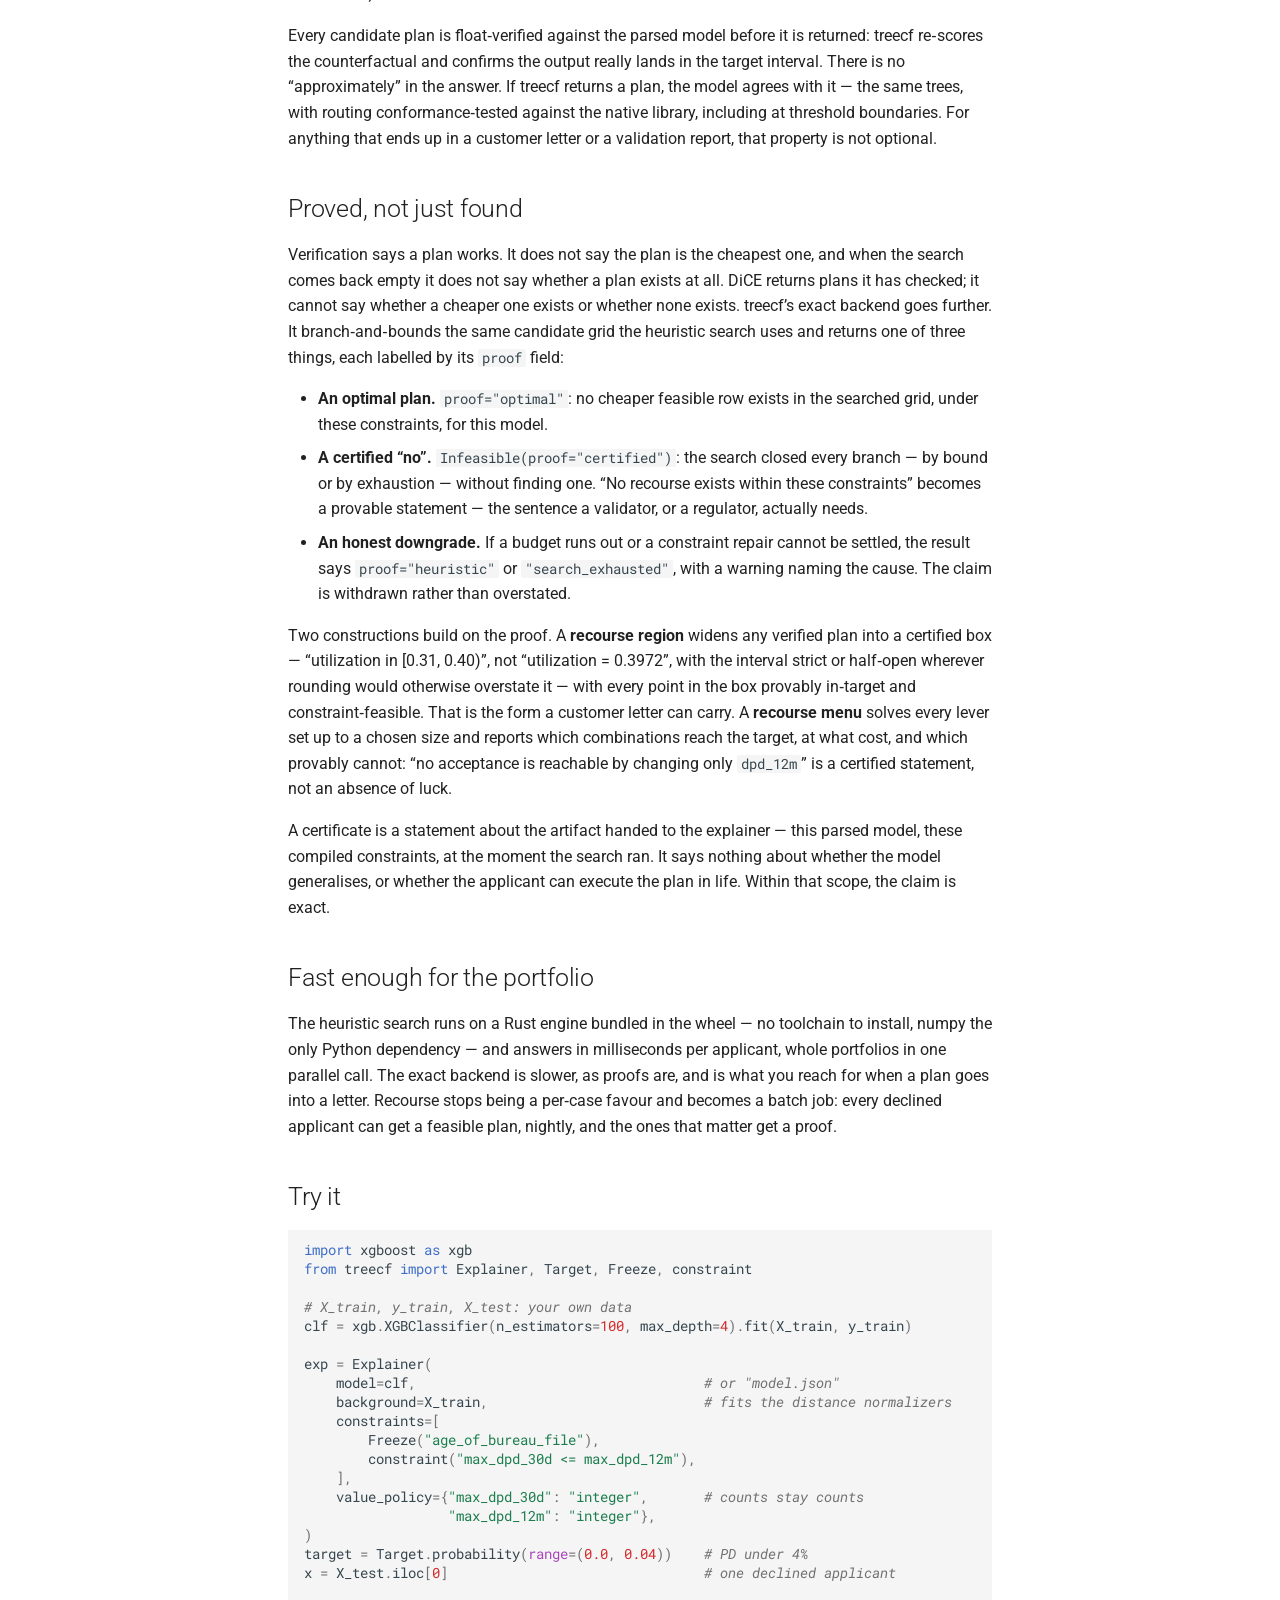
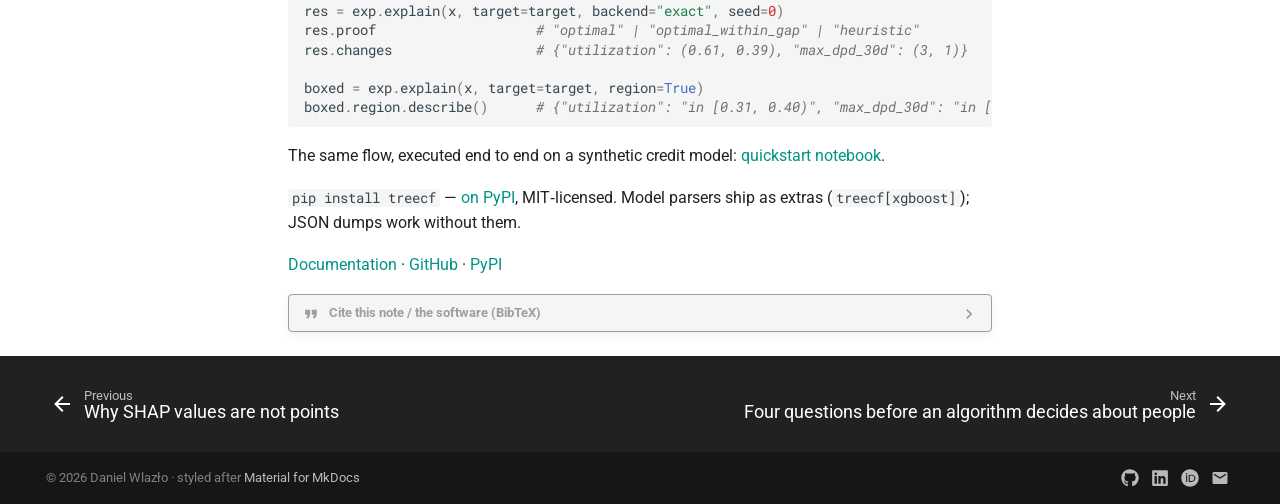
<file: notes/treecf.html>
<!DOCTYPE html>
<html lang="en">
<head>
<meta charset="UTF-8">
<meta name="viewport" content="width=device-width, initial-scale=1">
<title>treecf: counterfactuals you can act on — Daniel Wlazło</title>
<meta name="description" content="When a model declines an application, the only honest answer to &quot;what would it take?&quot; is a counterfactual. treecf computes that answer for tree ensembles — under real-world constraints, verified against the parsed model, with a proof that the plan is the cheapest available or that none exists.">
<link rel="canonical" href="https://datadeer.pl/notes/treecf.html">
<link rel="icon" type="image/svg+xml" href="/assets/favicon.svg">

<link rel="stylesheet" href="/assets/fonts/fonts.css">
<link rel="stylesheet" href="/assets/style.css">

<meta property="og:title" content="treecf: counterfactuals you can act on">
<meta property="og:description" content="The only honest answer to &quot;what would it take to be approved?&quot; is a counterfactual. treecf computes it — constrained, verified, fast.">
<meta property="og:url" content="https://datadeer.pl/notes/treecf.html">
<meta property="og:type" content="article">
<meta property="og:image" content="https://datadeer.pl/assets/img/og-card.png">
<meta property="og:image:width" content="1200">
<meta property="og:image:height" content="630">
<meta property="article:author" content="Daniel Wlazło">
<meta property="article:published_time" content="2026-08-13">
<meta property="article:modified_time" content="2026-09-06">
<meta name="twitter:card" content="summary_large_image">

<script type="application/ld+json">
{
  "@context": "https://schema.org",
  "@type": "ScholarlyArticle",
  "headline": "treecf: counterfactuals you can act on",
  "description": "When a model declines an application, the only honest answer to \"what would it take?\" is a counterfactual. treecf computes that answer for tree ensembles — under real-world constraints, verified against the parsed model, with a proof that the plan is the cheapest available or that none exists.",
  "url": "https://datadeer.pl/notes/treecf.html",
  "mainEntityOfPage": "https://datadeer.pl/notes/treecf.html",
  "datePublished": "2026-08-13",
  "dateModified": "2026-09-06",
  "inLanguage": "en",
  "author": {
    "@type": "Person",
    "@id": "https://datadeer.pl/#person",
    "name": "Daniel Wlazło",
    "url": "https://datadeer.pl/"
  },
  "about": {
    "@type": "SoftwareSourceCode",
    "name": "treecf",
    "codeRepository": "https://github.com/wlazlod/treecf",
    "programmingLanguage": ["Python", "Rust"],
    "license": "https://opensource.org/licenses/MIT"
  },
  "isPartOf": {
    "@type": "WebSite",
    "name": "datadeer.pl",
    "url": "https://datadeer.pl/"
  }
}
</script>
</head>
<body dir="ltr" data-md-color-scheme="default">
<script>(function(){var s=null;try{s=localStorage.getItem("datadeer.palette")}catch(e){}if(s!=="slate"&&s!=="default"){s=window.matchMedia&&window.matchMedia("(prefers-color-scheme: dark)").matches?"slate":"default"}document.body.setAttribute("data-md-color-scheme",s)})();</script>

<input class="md-toggle" data-md-toggle="drawer" type="checkbox" id="__drawer" autocomplete="off">
<a href="#article" class="md-skip">Skip to content</a>
<label class="md-overlay" for="__drawer"></label>

<header class="md-header" data-md-component="header">
  <nav class="md-header__inner md-grid" aria-label="Header">
    <label class="md-header__button md-icon" for="__drawer" aria-label="Open navigation">
      <svg xmlns="http://www.w3.org/2000/svg" viewBox="0 0 24 24"><path d="M3 6h18v2H3zm0 5h18v2H3zm0 5h18v2H3z"/></svg>
    </label>
    <a href="/" title="Daniel Wlazło" class="md-header__button md-logo" aria-label="datadeer.pl">
      <svg xmlns="http://www.w3.org/2000/svg" viewBox="0 0 16 16"><g fill="currentColor"><rect x="2" y="1" width="1" height="1"/><rect x="13" y="1" width="1" height="1"/><rect x="2" y="2" width="1" height="1"/><rect x="4" y="2" width="1" height="1"/><rect x="11" y="2" width="1" height="1"/><rect x="13" y="2" width="1" height="1"/><rect x="2" y="3" width="3" height="1"/><rect x="11" y="3" width="3" height="1"/><rect x="3" y="4" width="1" height="1"/><rect x="12" y="4" width="1" height="1"/><rect x="1" y="5" width="4" height="1"/><rect x="11" y="5" width="4" height="1"/><rect x="0" y="6" width="2" height="1"/><rect x="3" y="6" width="10" height="1"/><rect x="14" y="6" width="2" height="1"/><rect x="3" y="7" width="10" height="1"/><rect x="3" y="8" width="2" height="1"/><rect x="6" y="8" width="4" height="1"/><rect x="11" y="8" width="2" height="1"/><rect x="4" y="9" width="8" height="1"/><rect x="5" y="10" width="6" height="1"/><rect x="5" y="11" width="6" height="1"/><rect x="6" y="12" width="4" height="1"/><rect x="7" y="13" width="2" height="1"/></g></svg>
    </a>
    <div class="md-header__title"><a href="/">datadeer.pl</a></div>
    <button class="md-header__button md-icon md-header__option" type="button" data-md-component="palette" aria-label="Switch color scheme" title="Switch color scheme">
      <svg class="md-icon--sun" xmlns="http://www.w3.org/2000/svg" viewBox="0 0 24 24"><path d="M12 8a4 4 0 0 0-4 4 4 4 0 0 0 4 4 4 4 0 0 0 4-4 4 4 0 0 0-4-4m0 10a6 6 0 0 1-6-6 6 6 0 0 1 6-6 6 6 0 0 1 6 6 6 6 0 0 1-6 6m8-9.31V4h-4.69L12 .69 8.69 4H4v4.69L.69 12 4 15.31V20h4.69L12 23.31 15.31 20H20v-4.69L23.31 12z"/></svg>
      <svg class="md-icon--moon" xmlns="http://www.w3.org/2000/svg" viewBox="0 0 24 24"><path d="M12 18c-.89 0-1.74-.2-2.5-.55C11.56 16.5 13 14.42 13 12s-1.44-4.5-3.5-5.45C10.26 6.2 11.11 6 12 6a6 6 0 0 1 6 6 6 6 0 0 1-6 6m8-9.31V4h-4.69L12 .69 8.69 4H4v4.69L.69 12 4 15.31V20h4.69L12 23.31 15.31 20H20v-4.69L23.31 12z"/></svg>
    </button>
    <div class="md-header__source">
      <a href="https://github.com/wlazlod" title="Go to GitHub" class="md-source" data-md-component="source">
        <div class="md-source__icon md-icon">
          <svg xmlns="http://www.w3.org/2000/svg" viewBox="0 0 496 512"><path d="M165.9 397.4c0 2-2.3 3.6-5.2 3.6-3.3.3-5.6-1.3-5.6-3.6 0-2 2.3-3.6 5.2-3.6 3-.3 5.6 1.3 5.6 3.6zm-31.1-4.5c-.7 2 1.3 4.3 4.3 4.9 2.6 1 5.6 0 6.2-2s-1.3-4.3-4.3-5.2c-2.6-.7-5.5.3-6.2 2.3zm44.2-1.7c-2.9.7-4.9 2.6-4.6 4.9.3 2 2.9 3.3 5.9 2.6 2.9-.7 4.9-2.6 4.6-4.6-.3-1.9-3-3.2-5.9-2.9zM244.8 8C106.1 8 0 113.3 0 252c0 110.9 69.8 205.8 169.5 239.2 12.8 2.3 17.3-5.6 17.3-12.1 0-6.2-.3-40.4-.3-61.4 0 0-70 15-84.7-29.8 0 0-11.4-29.1-27.8-36.6 0 0-22.9-15.7 1.6-15.4 0 0 24.9 2 38.6 25.8 21.9 38.6 58.6 27.5 72.9 20.9 2.3-16 8.8-27.1 16-33.7-55.9-6.2-112.3-14.3-112.3-110.5 0-27.5 7.6-41.3 23.6-58.9-2.6-6.5-11.1-33.3 2.6-67.9 20.9-6.5 69 27 69 27 20-5.6 41.5-8.5 62.8-8.5s42.8 2.9 62.8 8.5c0 0 48.1-33.6 69-27 13.7 34.7 5.2 61.4 2.6 67.9 16 17.7 25.8 31.5 25.8 58.9 0 96.5-58.9 104.2-114.8 110.5 9.2 7.9 17 22.9 17 46.4 0 33.7-.3 75.4-.3 83.6 0 6.5 4.6 14.4 17.3 12.1C428.2 457.8 496 362.9 496 252 496 113.3 383.5 8 244.8 8z"/></svg>
        </div>
        <div class="md-source__repository">
          wlazlod
          <ul class="md-source__facts"><li>open-source XAI &amp; credit-risk tools</li></ul>
        </div>
      </a>
    </div>
  </nav>
</header>

<div class="md-container" data-md-component="container">
<main class="md-main" data-md-component="main">
<div class="md-main__inner md-grid">

  <div class="md-sidebar md-sidebar--primary" data-md-component="sidebar" data-md-type="navigation">
    <nav class="md-nav md-nav--primary" aria-label="Navigation">
      <span class="md-nav__title">
        <span class="md-nav__button md-logo"><svg xmlns="http://www.w3.org/2000/svg" viewBox="0 0 16 16"><g fill="currentColor"><rect x="2" y="1" width="1" height="1"/><rect x="13" y="1" width="1" height="1"/><rect x="2" y="2" width="1" height="1"/><rect x="4" y="2" width="1" height="1"/><rect x="11" y="2" width="1" height="1"/><rect x="13" y="2" width="1" height="1"/><rect x="2" y="3" width="3" height="1"/><rect x="11" y="3" width="3" height="1"/><rect x="3" y="4" width="1" height="1"/><rect x="12" y="4" width="1" height="1"/><rect x="1" y="5" width="4" height="1"/><rect x="11" y="5" width="4" height="1"/><rect x="0" y="6" width="2" height="1"/><rect x="3" y="6" width="10" height="1"/><rect x="14" y="6" width="2" height="1"/><rect x="3" y="7" width="10" height="1"/><rect x="3" y="8" width="2" height="1"/><rect x="6" y="8" width="4" height="1"/><rect x="11" y="8" width="2" height="1"/><rect x="4" y="9" width="8" height="1"/><rect x="5" y="10" width="6" height="1"/><rect x="5" y="11" width="6" height="1"/><rect x="6" y="12" width="4" height="1"/><rect x="7" y="13" width="2" height="1"/></g></svg></span>
        datadeer.pl
      </span>
      <ul class="md-nav__list">
        <li class="md-nav__item"><a href="/" class="md-nav__link">Overview</a></li>
        <li class="md-nav__item md-nav__item--section">
          <span class="md-nav__label">Notes</span>
          <ul class="md-nav__list">
            <li class="md-nav__item"><a href="/notes/discriminatory-uncertainty.html" class="md-nav__link">Discriminatory uncertainty</a></li>
            <li class="md-nav__item"><a href="/notes/shap-values-are-not-points.html" class="md-nav__link">Why SHAP values are not points</a></li>
            <li class="md-nav__item"><a href="/notes/treecf.html" class="md-nav__link md-nav__link--active">treecf: counterfactuals you can act on</a></li>
            <li class="md-nav__item"><a href="/notes/four-questions-responsible-ai.html" class="md-nav__link">Four questions before an algorithm decides</a></li>
          </ul>
        </li>
        <li class="md-nav__item md-nav__item--section">
          <span class="md-nav__label">Teaching</span>
          <ul class="md-nav__list">
            <li class="md-nav__item"><a href="/didactics/data-mining.html" class="md-nav__link">Data Mining (SGH)</a></li>
          </ul>
        </li>
      </ul>
    </nav>
  </div>

  <div class="md-sidebar md-sidebar--secondary" data-md-component="sidebar" data-md-type="toc">
    <nav class="md-nav md-nav--secondary" aria-label="Table of contents">
      <span class="md-nav__title">Table of contents</span>
      <ul class="md-nav__list">
        <li class="md-nav__item"><a href="#the-question" class="md-nav__link">The question SHAP cannot answer</a></li>
        <li class="md-nav__item"><a href="#what-it-does" class="md-nav__link">What treecf does</a></li>
        <li class="md-nav__item"><a href="#constraints" class="md-nav__link">Feasible means constrained</a></li>
        <li class="md-nav__item"><a href="#verified" class="md-nav__link">Verified, not estimated</a></li>
        <li class="md-nav__item"><a href="#proved" class="md-nav__link">Proved, not just found</a></li>
        <li class="md-nav__item"><a href="#fast" class="md-nav__link">Fast enough for the portfolio</a></li>
        <li class="md-nav__item"><a href="#try-it" class="md-nav__link">Try it</a></li>
      </ul>
    </nav>
  </div>

  <article id="article" class="md-content md-typeset" data-md-component="content">
    <div class="md-content__inner">

      <h1 id="treecf">treecf: counterfactuals you can act on<a class="headerlink" href="#treecf" title="Permanent link">&para;</a></h1>

      <p class="doc-meta"><code>August 2026</code> <code>updated September 2026</code> <code>note</code> <code>~ 6 min read</code> <code>project: treecf</code></p>

      <div class="admonition abstract">
        <p class="admonition-title">Abstract</p>
        <p>When a model declines an application, the only honest answer to <em>&ldquo;what would it take?&rdquo;</em> is a counterfactual: the smallest feasible change that flips the decision. <a href="https://github.com/wlazlod/treecf">treecf</a> computes that answer for tree ensembles &mdash; under real&#8209;world constraints, verified against the parsed model &mdash; and can prove the plan is the cheapest available, or that none exists.</p>
      </div>

      <h2 id="the-question">The question SHAP cannot answer<a class="headerlink" href="#the-question" title="Permanent link">&para;</a></h2>

      <p>Every declined credit application ends with the same question: <em>what would it take?</em> Regulation increasingly requires an answer &mdash; adverse&#8209;action notices, the AI&nbsp;Act&rsquo;s transparency duties &mdash; and customers deserve one either way.</p>

      <p>The tempting shortcut is to read the answer off an attribution chart: take the biggest SHAP bar and tell the customer to push on it. In <a href="/notes/shap-values-are-not-points.html">a previous note</a> I showed how that goes wrong on a real XGBoost model: the letter says &ldquo;lower your utilization&rdquo;, the customer complies, and their probability of default more than doubles. That is not a bug in SHAP. Attribution divides up a prediction that already exists; it says nothing about what happens when the inputs change. &ldquo;What should this customer do&rdquo; is a <em>counterfactual</em> question, and you answer it the only way that is honest &mdash; by simulating the model until the decision actually flips.</p>

      <p>That is the question <a href="https://github.com/wlazlod/treecf">treecf</a> exists to answer.</p>

      <h2 id="what-it-does">What treecf does<a class="headerlink" href="#what-it-does" title="Permanent link">&para;</a></h2>

      <p>Given a model, an instance, and a target, treecf searches for the minimal feasible change that moves the model&rsquo;s raw output into a target interval. It works directly on XGBoost, LightGBM, CatBoost and scikit&#8209;learn tree ensembles, parsed into one shared tree representation &mdash; you hand it the model object or its dump file, not a wrapper.</p>

      <p>Decision thresholds are first&#8209;class, because in credit risk the threshold <em>is</em> the product. A target is an interval on the model output: a probability cutoff (&ldquo;get this applicant under 4%&nbsp;PD&rdquo;), a regression range, or a whole rating&#8209;grade ladder in one call. The result is not &ldquo;the score improves&rdquo; but &ldquo;the application crosses the line the business actually draws&rdquo;.</p>

      <h2 id="constraints">Feasible means constrained<a class="headerlink" href="#constraints" title="Permanent link">&para;</a></h2>

      <p>An unconstrained counterfactual is a fantasy: <em>become five years younger and delete your delinquency history.</em> No customer can follow it, no regulator will accept it, no analyst will sign it. treecf treats the constraint layer as the core of the product, not an afterthought:</p>

      <ul>
        <li><strong>Immutability and direction.</strong> Age and bureau history are frozen; income may only plausibly move one way.</li>
        <li><strong>Consistency.</strong> Ranges, one&#8209;hot groups, and arbitrary linear inter&#8209;feature rules such as <code>max_dpd_30d &lt;= max_dpd_12m</code> &mdash; declared once, enforced by every backend.</li>
        <li><strong>Missing values are values.</strong> NaN can be a legitimate counterfactual state &mdash; closing an account genuinely turns a number into a blank &mdash; with per&#8209;feature opt&#8209;in and explicit transition costs.</li>
        <li><strong>Constraint mining.</strong> Candidate invariants are mined from your data and presented for human review &mdash; never silently applied.</li>
      </ul>

      <p>The plans that come out are ones a person could actually execute &mdash; which is the difference between a recourse engine and a search toy.</p>

      <h2 id="verified">Verified, not estimated<a class="headerlink" href="#verified" title="Permanent link">&para;</a></h2>

      <p>Every candidate plan is float&#8209;verified against the parsed model before it is returned: treecf re&#8209;scores the counterfactual and confirms the output really lands in the target interval. There is no &ldquo;approximately&rdquo; in the answer. If treecf returns a plan, the model agrees with it &mdash; the same trees, with routing conformance&#8209;tested against the native library, including at threshold boundaries. For anything that ends up in a customer letter or a validation report, that property is not optional.</p>

      <h2 id="proved">Proved, not just found<a class="headerlink" href="#proved" title="Permanent link">&para;</a></h2>

      <p>Verification says a plan works. It does not say the plan is the cheapest one, and when the search comes back empty it does not say whether a plan exists at all. DiCE returns plans it has checked; it cannot say whether a cheaper one exists or whether none exists. treecf&rsquo;s exact backend goes further. It branch&#8209;and&#8209;bounds the same candidate grid the heuristic search uses and returns one of three things, each labelled by its <code>proof</code> field:</p>

      <ul>
        <li><strong>An optimal plan.</strong> <code>proof="optimal"</code>: no cheaper feasible row exists in the searched grid, under these constraints, for this model.</li>
        <li><strong>A certified &ldquo;no&rdquo;.</strong> <code>Infeasible(proof="certified")</code>: the search closed every branch &mdash; by bound or by exhaustion &mdash; without finding one. &ldquo;No recourse exists within these constraints&rdquo; becomes a provable statement &mdash; the sentence a validator, or a regulator, actually needs.</li>
        <li><strong>An honest downgrade.</strong> If a budget runs out or a constraint repair cannot be settled, the result says <code>proof="heuristic"</code> or <code>"search_exhausted"</code>, with a warning naming the cause. The claim is withdrawn rather than overstated.</li>
      </ul>

      <p>Two constructions build on the proof. A <strong>recourse region</strong> widens any verified plan into a certified box &mdash; &ldquo;utilization in [0.31,&nbsp;0.40)&rdquo;, not &ldquo;utilization = 0.3972&rdquo;, with the interval strict or half&#8209;open wherever rounding would otherwise overstate it &mdash; with every point in the box provably in&#8209;target and constraint&#8209;feasible. That is the form a customer letter can carry. A <strong>recourse menu</strong> solves every lever set up to a chosen size and reports which combinations reach the target, at what cost, and which provably cannot: &ldquo;no acceptance is reachable by changing only <code>dpd_12m</code>&rdquo; is a certified statement, not an absence of luck.</p>

      <p>A certificate is a statement about the artifact handed to the explainer &mdash; this parsed model, these compiled constraints, at the moment the search ran. It says nothing about whether the model generalises, or whether the applicant can execute the plan in life. Within that scope, the claim is exact.</p>

      <h2 id="fast">Fast enough for the portfolio<a class="headerlink" href="#fast" title="Permanent link">&para;</a></h2>

      <p>The heuristic search runs on a Rust engine bundled in the wheel &mdash; no toolchain to install, numpy the only Python dependency &mdash; and answers in milliseconds per applicant, whole portfolios in one parallel call. The exact backend is slower, as proofs are, and is what you reach for when a plan goes into a letter. Recourse stops being a per&#8209;case favour and becomes a batch job: every declined applicant can get a feasible plan, nightly, and the ones that matter get a proof.</p>

      <h2 id="try-it">Try it<a class="headerlink" href="#try-it" title="Permanent link">&para;</a></h2>

      <div class="highlight"><pre><span></span><code><span class="kn">import</span> <span class="nn">xgboost</span> <span class="k">as</span> <span class="nn">xgb</span>
<span class="kn">from</span> <span class="nn">treecf</span> <span class="kn">import</span> <span class="n">Explainer</span><span class="p">,</span> <span class="n">Target</span><span class="p">,</span> <span class="n">Freeze</span><span class="p">,</span> <span class="n">constraint</span>

<span class="c1"># X_train, y_train, X_test: your own data</span>
<span class="n">clf</span> <span class="o">=</span> <span class="n">xgb</span><span class="o">.</span><span class="n">XGBClassifier</span><span class="p">(</span><span class="n">n_estimators</span><span class="o">=</span><span class="mi">100</span><span class="p">,</span> <span class="n">max_depth</span><span class="o">=</span><span class="mi">4</span><span class="p">)</span><span class="o">.</span><span class="n">fit</span><span class="p">(</span><span class="n">X_train</span><span class="p">,</span> <span class="n">y_train</span><span class="p">)</span>

<span class="n">exp</span> <span class="o">=</span> <span class="n">Explainer</span><span class="p">(</span>
    <span class="n">model</span><span class="o">=</span><span class="n">clf</span><span class="p">,</span>                                    <span class="c1"># or &quot;model.json&quot;</span>
    <span class="n">background</span><span class="o">=</span><span class="n">X_train</span><span class="p">,</span>                           <span class="c1"># fits the distance normalizers</span>
    <span class="n">constraints</span><span class="o">=</span><span class="p">[</span>
        <span class="n">Freeze</span><span class="p">(</span><span class="s2">&quot;age_of_bureau_file&quot;</span><span class="p">),</span>
        <span class="n">constraint</span><span class="p">(</span><span class="s2">&quot;max_dpd_30d &lt;= max_dpd_12m&quot;</span><span class="p">),</span>
    <span class="p">],</span>
    <span class="n">value_policy</span><span class="o">=</span><span class="p">{</span><span class="s2">&quot;max_dpd_30d&quot;</span><span class="p">:</span> <span class="s2">&quot;integer&quot;</span><span class="p">,</span>       <span class="c1"># counts stay counts</span>
                  <span class="s2">&quot;max_dpd_12m&quot;</span><span class="p">:</span> <span class="s2">&quot;integer&quot;</span><span class="p">},</span>
<span class="p">)</span>
<span class="n">target</span> <span class="o">=</span> <span class="n">Target</span><span class="o">.</span><span class="n">probability</span><span class="p">(</span><span class="nb">range</span><span class="o">=</span><span class="p">(</span><span class="mf">0.0</span><span class="p">,</span> <span class="mf">0.04</span><span class="p">))</span>    <span class="c1"># PD under 4%</span>
<span class="n">x</span> <span class="o">=</span> <span class="n">X_test</span><span class="o">.</span><span class="n">iloc</span><span class="p">[</span><span class="mi">0</span><span class="p">]</span>                                <span class="c1"># one declined applicant</span>

<span class="n">res</span> <span class="o">=</span> <span class="n">exp</span><span class="o">.</span><span class="n">explain</span><span class="p">(</span><span class="n">x</span><span class="p">,</span> <span class="n">target</span><span class="o">=</span><span class="n">target</span><span class="p">,</span> <span class="n">backend</span><span class="o">=</span><span class="s2">&quot;exact&quot;</span><span class="p">,</span> <span class="n">seed</span><span class="o">=</span><span class="mi">0</span><span class="p">)</span>
<span class="n">res</span><span class="o">.</span><span class="n">proof</span>                    <span class="c1"># &quot;optimal&quot; | &quot;optimal_within_gap&quot; | &quot;heuristic&quot;</span>
<span class="n">res</span><span class="o">.</span><span class="n">changes</span>                  <span class="c1"># {&quot;utilization&quot;: (0.61, 0.39), &quot;max_dpd_30d&quot;: (3, 1)}</span>

<span class="n">boxed</span> <span class="o">=</span> <span class="n">exp</span><span class="o">.</span><span class="n">explain</span><span class="p">(</span><span class="n">x</span><span class="p">,</span> <span class="n">target</span><span class="o">=</span><span class="n">target</span><span class="p">,</span> <span class="n">region</span><span class="o">=</span><span class="kc">True</span><span class="p">)</span>
<span class="n">boxed</span><span class="o">.</span><span class="n">region</span><span class="o">.</span><span class="n">describe</span><span class="p">()</span>      <span class="c1"># {&quot;utilization&quot;: &quot;in [0.31, 0.40)&quot;, &quot;max_dpd_30d&quot;: &quot;in [0, 1]&quot;}</span>
</code></pre></div>

      <p>The same flow, executed end to end on a synthetic credit model: <a href="https://wlazlod.github.io/treecf/notebooks/01-quickstart/">quickstart notebook</a>.</p>

      <p><code>pip install treecf</code> &mdash; <a href="https://pypi.org/project/treecf/">on PyPI</a>, MIT&#8209;licensed. Model parsers ship as extras (<code>treecf[xgboost]</code>); JSON dumps work without them.</p>

      <p><a href="https://wlazlod.github.io/treecf/">Documentation</a> &middot; <a href="https://github.com/wlazlod/treecf">GitHub</a> &middot; <a href="https://pypi.org/project/treecf/">PyPI</a></p>

      <details class="cite">
        <summary>Cite this note / the software (BibTeX)</summary>
        <div class="highlight"><pre><code>@misc{wlazlo2026treecfnote,
  author       = {Wlaz{\l}o, Daniel},
  title        = {treecf: Counterfactuals You Can Act On},
  year         = {2026},
  month        = aug,
  howpublished = {datadeer.pl},
  url          = {https://datadeer.pl/notes/treecf.html}
}

@software{wlazlo2026treecf,
  author  = {Wlaz{\l}o, Daniel},
  title   = {treecf: constrained, threshold-aware counterfactual
             explanations for tree ensembles},
  year    = {2026},
  license = {MIT},
  url     = {https://github.com/wlazlod/treecf}
}</code></pre></div>
      </details>

    </div>
  </article>

</div>
</main>

<footer class="md-footer">
  <nav class="md-footer__inner md-grid" aria-label="Footer">
    <a href="/notes/shap-values-are-not-points.html" class="md-footer__link md-footer__link--prev" aria-label="Previous: Why SHAP values are not points">
      <svg xmlns="http://www.w3.org/2000/svg" viewBox="0 0 24 24"><path d="M20 11v2H8l5.5 5.5-1.42 1.42L4.16 12l7.92-7.92L13.5 5.5 8 11z"/></svg>
      <div class="md-footer__title">
        <span class="md-footer__direction">Previous</span>
        Why SHAP values are not points
      </div>
    </a>
    <a href="/notes/four-questions-responsible-ai.html" class="md-footer__link md-footer__link--next" aria-label="Next: Four questions before an algorithm decides about people">
      <div class="md-footer__title">
        <span class="md-footer__direction">Next</span>
        Four questions before an algorithm decides about people
      </div>
      <svg xmlns="http://www.w3.org/2000/svg" viewBox="0 0 24 24"><path d="M4 11v2h12l-5.5 5.5 1.42 1.42L19.84 12l-7.92-7.92L10.5 5.5 16 11z"/></svg>
    </a>
  </nav>
  <div class="md-footer-meta">
    <div class="md-footer-meta__inner md-grid">
      <div class="md-copyright">&copy; 2026 Daniel Wlazło &middot; styled after <a href="https://squidfunk.github.io/mkdocs-material/">Material for MkDocs</a></div>
      <div class="md-footer-social">
        <a href="https://github.com/wlazlod" title="GitHub" aria-label="GitHub"><svg xmlns="http://www.w3.org/2000/svg" viewBox="0 0 496 512"><path d="M165.9 397.4c0 2-2.3 3.6-5.2 3.6-3.3.3-5.6-1.3-5.6-3.6 0-2 2.3-3.6 5.2-3.6 3-.3 5.6 1.3 5.6 3.6zm-31.1-4.5c-.7 2 1.3 4.3 4.3 4.9 2.6 1 5.6 0 6.2-2s-1.3-4.3-4.3-5.2c-2.6-.7-5.5.3-6.2 2.3zm44.2-1.7c-2.9.7-4.9 2.6-4.6 4.9.3 2 2.9 3.3 5.9 2.6 2.9-.7 4.9-2.6 4.6-4.6-.3-1.9-3-3.2-5.9-2.9zM244.8 8C106.1 8 0 113.3 0 252c0 110.9 69.8 205.8 169.5 239.2 12.8 2.3 17.3-5.6 17.3-12.1 0-6.2-.3-40.4-.3-61.4 0 0-70 15-84.7-29.8 0 0-11.4-29.1-27.8-36.6 0 0-22.9-15.7 1.6-15.4 0 0 24.9 2 38.6 25.8 21.9 38.6 58.6 27.5 72.9 20.9 2.3-16 8.8-27.1 16-33.7-55.9-6.2-112.3-14.3-112.3-110.5 0-27.5 7.6-41.3 23.6-58.9-2.6-6.5-11.1-33.3 2.6-67.9 20.9-6.5 69 27 69 27 20-5.6 41.5-8.5 62.8-8.5s42.8 2.9 62.8 8.5c0 0 48.1-33.6 69-27 13.7 34.7 5.2 61.4 2.6 67.9 16 17.7 25.8 31.5 25.8 58.9 0 96.5-58.9 104.2-114.8 110.5 9.2 7.9 17 22.9 17 46.4 0 33.7-.3 75.4-.3 83.6 0 6.5 4.6 14.4 17.3 12.1C428.2 457.8 496 362.9 496 252 496 113.3 383.5 8 244.8 8z"/></svg></a>
        <a href="https://www.linkedin.com/in/danielwlazlorobots/" title="LinkedIn" aria-label="LinkedIn"><svg xmlns="http://www.w3.org/2000/svg" viewBox="0 0 448 512"><path d="M416 32H31.9C14.3 32 0 46.5 0 64.3v383.4C0 465.5 14.3 480 31.9 480H416c17.6 0 32-14.5 32-32.3V64.3c0-17.8-14.4-32.3-32-32.3zM135.4 416H69V202.2h66.5V416zm-33.2-243c-21.3 0-38.5-17.3-38.5-38.5S80.9 96 102.2 96c21.2 0 38.5 17.3 38.5 38.5 0 21.3-17.2 38.5-38.5 38.5zm282.1 243h-66.4V312c0-24.8-.5-56.7-34.5-56.7-34.6 0-39.9 27-39.9 54.9V416h-66.4V202.2h63.7v29.2h.9c8.9-16.8 30.6-34.5 62.9-34.5 67.2 0 79.7 44.3 79.7 101.9V416z"/></svg></a>
        <a href="https://orcid.org/0009-0003-1984-8183" title="ORCID" aria-label="ORCID"><svg xmlns="http://www.w3.org/2000/svg" viewBox="0 0 512 512"><path d="M294.75 188.19h-45.92V342h47.47c67.62 0 83.12-51.34 83.12-76.91 0-41.64-26.54-76.9-84.67-76.9zM256 8C119 8 8 119 8 256s111 248 248 248 248-111 248-248S393 8 256 8zM175.9 371.8h-29.8V180.2h29.8zm-14.9-217.6a19.6 19.6 0 1 1 19.6-19.6 19.64 19.64 0 0 1-19.6 19.6zM300 369h-81V161.26h80.6c76.73 0 110.44 54.83 110.44 103.85C410 318.39 368.38 369 300 369z"/></svg></a>
        <a href="mailto:daniel.wlazlo@datadeer.pl" title="Email" aria-label="Email"><svg xmlns="http://www.w3.org/2000/svg" viewBox="0 0 24 24"><path d="M20 4H4c-1.1 0-2 .9-2 2v12c0 1.1.9 2 2 2h16c1.1 0 2-.9 2-2V6c0-1.1-.9-2-2-2m0 4-8 5-8-5V6l8 5 8-5z"/></svg></a>
      </div>
    </div>
  </div>
</footer>
</div>

<script src="/assets/app.js"></script>
</body>
</html>
</file>
<file: assets/fonts/fonts.css>
/* Self-hosted Roboto + Roboto Mono, variable weight, latin + latin-ext; fetched from Google Fonts on 2026-09-06 */

@font-face {
  font-family: 'Roboto';
  font-style: italic;
  font-weight: 100 900;
  font-display: swap;
  src: url(/assets/fonts/roboto-italic-latin-ext.woff2) format('woff2');
  unicode-range: U+0100-02BA, U+02BD-02C5, U+02C7-02CC, U+02CE-02D7, U+02DD-02FF, U+0304, U+0308, U+0329, U+1D00-1DBF, U+1E00-1E9F, U+1EF2-1EFF, U+2020, U+20A0-20AB, U+20AD-20C0, U+2113, U+2C60-2C7F, U+A720-A7FF;
}
@font-face {
  font-family: 'Roboto';
  font-style: italic;
  font-weight: 100 900;
  font-display: swap;
  src: url(/assets/fonts/roboto-italic-latin.woff2) format('woff2');
  unicode-range: U+0000-00FF, U+0131, U+0152-0153, U+02BB-02BC, U+02C6, U+02DA, U+02DC, U+0304, U+0308, U+0329, U+2000-206F, U+20AC, U+2122, U+2191, U+2193, U+2212, U+2215, U+FEFF, U+FFFD;
}
@font-face {
  font-family: 'Roboto';
  font-style: normal;
  font-weight: 100 900;
  font-display: swap;
  src: url(/assets/fonts/roboto-latin-ext.woff2) format('woff2');
  unicode-range: U+0100-02BA, U+02BD-02C5, U+02C7-02CC, U+02CE-02D7, U+02DD-02FF, U+0304, U+0308, U+0329, U+1D00-1DBF, U+1E00-1E9F, U+1EF2-1EFF, U+2020, U+20A0-20AB, U+20AD-20C0, U+2113, U+2C60-2C7F, U+A720-A7FF;
}
@font-face {
  font-family: 'Roboto';
  font-style: normal;
  font-weight: 100 900;
  font-display: swap;
  src: url(/assets/fonts/roboto-latin.woff2) format('woff2');
  unicode-range: U+0000-00FF, U+0131, U+0152-0153, U+02BB-02BC, U+02C6, U+02DA, U+02DC, U+0304, U+0308, U+0329, U+2000-206F, U+20AC, U+2122, U+2191, U+2193, U+2212, U+2215, U+FEFF, U+FFFD;
}
@font-face {
  font-family: 'Roboto Mono';
  font-style: italic;
  font-weight: 100 700;
  font-display: swap;
  src: url(/assets/fonts/roboto-mono-italic-latin-ext.woff2) format('woff2');
  unicode-range: U+0100-02BA, U+02BD-02C5, U+02C7-02CC, U+02CE-02D7, U+02DD-02FF, U+0304, U+0308, U+0329, U+1D00-1DBF, U+1E00-1E9F, U+1EF2-1EFF, U+2020, U+20A0-20AB, U+20AD-20C0, U+2113, U+2C60-2C7F, U+A720-A7FF;
}
@font-face {
  font-family: 'Roboto Mono';
  font-style: italic;
  font-weight: 100 700;
  font-display: swap;
  src: url(/assets/fonts/roboto-mono-italic-latin.woff2) format('woff2');
  unicode-range: U+0000-00FF, U+0131, U+0152-0153, U+02BB-02BC, U+02C6, U+02DA, U+02DC, U+0304, U+0308, U+0329, U+2000-206F, U+20AC, U+2122, U+2191, U+2193, U+2212, U+2215, U+FEFF, U+FFFD;
}
@font-face {
  font-family: 'Roboto Mono';
  font-style: normal;
  font-weight: 100 700;
  font-display: swap;
  src: url(/assets/fonts/roboto-mono-latin-ext.woff2) format('woff2');
  unicode-range: U+0100-02BA, U+02BD-02C5, U+02C7-02CC, U+02CE-02D7, U+02DD-02FF, U+0304, U+0308, U+0329, U+1D00-1DBF, U+1E00-1E9F, U+1EF2-1EFF, U+2020, U+20A0-20AB, U+20AD-20C0, U+2113, U+2C60-2C7F, U+A720-A7FF;
}
@font-face {
  font-family: 'Roboto Mono';
  font-style: normal;
  font-weight: 100 700;
  font-display: swap;
  src: url(/assets/fonts/roboto-mono-latin.woff2) format('woff2');
  unicode-range: U+0000-00FF, U+0131, U+0152-0153, U+02BB-02BC, U+02C6, U+02DA, U+02DC, U+0304, U+0308, U+0329, U+2000-206F, U+20AC, U+2122, U+2191, U+2193, U+2212, U+2215, U+FEFF, U+FFFD;
}
</file>
<file: assets/style.css>
/* ============================================================
   datadeer.pl — styled after Material for MkDocs
   (the theme used by the treecf / flaggam docs)
   Hand-written CSS; no MkDocs build behind it.
   ============================================================ */

/* ----- Design tokens — "default" (light) scheme ----- */
:root {
  --md-hue: 225;

  --md-default-fg-color:          rgba(0, 0, 0, 0.87);
  --md-default-fg-color--light:   rgba(0, 0, 0, 0.54);
  --md-default-fg-color--lighter: rgba(0, 0, 0, 0.32);
  --md-default-fg-color--lightest: rgba(0, 0, 0, 0.07);
  --md-default-bg-color: #fff;

  --md-primary-fg-color:        #009485; /* teal — as on treecf docs */
  --md-primary-fg-color--light: #26a699;
  --md-primary-fg-color--dark:  #007a6c;
  --md-primary-bg-color:        #fff;
  --md-primary-bg-color--light: rgba(255, 255, 255, 0.7);

  --md-accent-fg-color: #526cfe; /* indigo accent */

  --md-typeset-a-color: #009485;

  --md-code-fg-color: #36464e;
  --md-code-bg-color: #f5f5f5;
  --md-code-hl-number-color:   #d52a2a;
  --md-code-hl-special-color:  #db1457;
  --md-code-hl-function-color: #a846b9;
  --md-code-hl-constant-color: #6e59d9;
  --md-code-hl-keyword-color:  #3f6ec6;
  --md-code-hl-string-color:   #1c7d4d;
  --md-code-hl-name-color:     var(--md-code-fg-color);
  --md-code-hl-operator-color: var(--md-default-fg-color--light);
  --md-code-hl-comment-color:  var(--md-default-fg-color--light);

  --md-typeset-table-color: rgba(0, 0, 0, 0.12);
  --md-typeset-table-color--light: rgba(0, 0, 0, 0.035);

  --md-admonition-bg-color: var(--md-default-bg-color);
  --md-footer-bg-color: rgba(0, 0, 0, 0.87);
  --md-footer-bg-color--dark: rgba(0, 0, 0, 0.32);
  --md-footer-fg-color: #fff;
  --md-footer-fg-color--light: rgba(255, 255, 255, 0.7);
  --md-footer-fg-color--lighter: rgba(255, 255, 255, 0.45);

  --md-shadow-z1: 0 0.2rem 0.5rem rgba(0, 0, 0, 0.05), 0 0 0.05rem rgba(0, 0, 0, 0.1);
  --md-shadow-z2: 0 0.2rem 0.5rem rgba(0, 0, 0, 0.25), 0 0 0.05rem rgba(0, 0, 0, 0.25);

  --md-text-font: "Roboto", -apple-system, "Segoe UI", Helvetica, Arial, sans-serif;
  --md-code-font: "Roboto Mono", "SF Mono", "Cascadia Mono", ui-monospace, monospace;

  color-scheme: light;
}

/* ----- "slate" (dark) scheme — values from mkdocs-material ----- */
[data-md-color-scheme="slate"] {
  --md-hue: 232;
  --md-default-fg-color:          hsla(var(--md-hue), 15%, 90%, 0.82);
  --md-default-fg-color--light:   hsla(var(--md-hue), 15%, 90%, 0.56);
  --md-default-fg-color--lighter: hsla(var(--md-hue), 15%, 90%, 0.32);
  --md-default-fg-color--lightest: hsla(var(--md-hue), 15%, 90%, 0.12);
  --md-default-bg-color: hsla(var(--md-hue), 15%, 14%, 1);

  --md-typeset-a-color: #00ccb8;

  --md-code-fg-color: hsla(var(--md-hue), 18%, 86%, 0.82);
  --md-code-bg-color: hsla(var(--md-hue), 15%, 18%, 1);
  --md-code-hl-number-color:   #e6695b;
  --md-code-hl-special-color:  #f06090;
  --md-code-hl-function-color: #c973d9;
  --md-code-hl-constant-color: #9383e2;
  --md-code-hl-keyword-color:  #6791e0;
  --md-code-hl-string-color:   #2fb170;
  --md-code-hl-name-color:     var(--md-code-fg-color);
  --md-code-hl-operator-color: var(--md-default-fg-color--light);
  --md-code-hl-comment-color:  var(--md-default-fg-color--light);

  --md-admonition-bg-color: var(--md-default-bg-color);

  --md-typeset-table-color: hsla(var(--md-hue), 15%, 95%, 0.12);
  --md-typeset-table-color--light: hsla(var(--md-hue), 15%, 95%, 0.035);

  --md-footer-bg-color: hsla(var(--md-hue), 15%, 10%, 0.87);
  --md-footer-bg-color--dark: hsla(var(--md-hue), 15%, 8%, 1);

  --md-shadow-z1: 0 0.2rem 0.5rem rgba(0, 0, 0, 0.05), 0 0 0.05rem rgba(0, 0, 0, 0.1);
  --md-shadow-z2: 0 0.2rem 0.5rem rgba(0, 0, 0, 0.25), 0 0 0.05rem rgba(0, 0, 0, 0.25);

  color-scheme: dark;
}

/* ----- Reset & foundation ----- */
*, *::before, *::after { box-sizing: border-box; }
body, h1, h2, h3, p, ul, ol, figure { margin: 0; padding: 0; }

html {
  font-size: 125%;               /* Material's 20px rem base */
  height: 100%;
  overflow-x: hidden;
  -webkit-text-size-adjust: 100%;
  scroll-padding-top: 3rem;
  scroll-behavior: smooth;
}

body {
  font-family: var(--md-text-font);
  font-size: 0.5rem;
  background-color: var(--md-default-bg-color);
  color: var(--md-default-fg-color);
  min-height: 100%;
  display: flex;
  flex-direction: column;
}

@media (prefers-reduced-motion: reduce) {
  html { scroll-behavior: auto; }
}

/* Hidden checkbox driving the mobile drawer */
.md-toggle {
  display: none;
}

/* Skip link */
.md-skip {
  position: fixed;
  z-index: 10;
  margin: 0.5rem;
  padding: 0.3rem 0.5rem;
  background-color: var(--md-default-fg-color);
  color: var(--md-default-bg-color);
  font-size: 0.64rem;
  border-radius: 0.1rem;
  transform: translateY(0.4rem);
  opacity: 0;
  pointer-events: none;
}
.md-skip:focus {
  opacity: 1;
  pointer-events: auto;
  transform: translateY(0);
}

/* ----- Grid ----- */
.md-grid {
  max-width: 61rem;
  margin-left: auto;
  margin-right: auto;
}

/* ============================================================
   Header (app bar)
   ============================================================ */
.md-header {
  position: sticky;
  top: 0;
  z-index: 4;
  background-color: var(--md-primary-fg-color);
  color: var(--md-primary-bg-color);
  box-shadow: 0 0 0.2rem rgba(0, 0, 0, 0.1), 0 0.2rem 0.4rem rgba(0, 0, 0, 0.2);
}

.md-header__inner {
  display: flex;
  align-items: center;
  padding: 0 0.2rem;
}

.md-header__button {
  display: inline-flex;
  align-items: center;
  justify-content: center;
  position: relative;
  margin: 0.2rem;
  padding: 0.4rem;
  color: currentColor;
  background: none;
  border: none;
  outline-color: var(--md-accent-fg-color);
  cursor: pointer;
  transition: opacity 0.25s;
}
.md-header__button:hover { opacity: 0.7; }
.md-header__button svg {
  display: block;
  width: 1.2rem;
  height: 1.2rem;
  fill: currentColor;
}
.md-header__button.md-logo {
  margin: 0.2rem 0.2rem 0.2rem 0.4rem;
  padding: 0.4rem 0.2rem;
}
.md-header__button.md-logo svg { width: 1.2rem; height: 1.2rem; }

.md-header__title {
  flex-grow: 1;
  height: 2.4rem;
  margin-left: 0.2rem;
  font-size: 0.9rem;
  line-height: 2.4rem;
  white-space: nowrap;
  overflow: hidden;
  text-overflow: ellipsis;
}
.md-header__title a {
  color: inherit;
  text-decoration: none;
}

/* Language switcher, header links */
.md-header__langs {
  margin: 0 0.2rem;
  font-size: 0.65rem;
}
.md-header__langs ul {
  display: flex;
  align-items: center;
  gap: 0.05rem;
  margin: 0;
  padding: 0;
  list-style: none;
}
.md-header__langs a,
.md-header__langs span {
  padding: 0.2rem 0.3rem;
  color: var(--md-primary-bg-color--light);
  text-decoration: none;
  border-radius: 0.1rem;
}
.md-header__langs a:hover { color: var(--md-primary-bg-color); }
.md-header__langs [aria-current] {
  color: var(--md-primary-bg-color);
  font-weight: 700;
}

/* Palette (light/dark) toggle */
.md-header__option .md-icon--sun { display: block; }
.md-header__option .md-icon--moon { display: none; }
[data-md-color-scheme="slate"] .md-header__option .md-icon--sun { display: none; }
[data-md-color-scheme="slate"] .md-header__option .md-icon--moon { display: block; }

/* Source repository widget */
.md-header__source {
  width: 11.7rem;
  margin-left: 1rem;
}
.md-source {
  display: flex;
  align-items: center;
  color: currentColor;
  text-decoration: none;
  font-size: 0.65rem;
  line-height: 1.2;
  white-space: nowrap;
  transition: opacity 0.25s;
}
.md-source:hover { opacity: 0.7; }
.md-source__icon {
  display: inline-flex;
  align-items: center;
  justify-content: center;
  width: 2rem;
  height: 2.4rem;
}
.md-source__icon svg {
  width: 1.2rem;
  height: 1.2rem;
  fill: currentColor;
}
.md-source__repository {
  display: inline-block;
  max-width: calc(100% - 2.4rem);
  overflow: hidden;
  text-overflow: ellipsis;
  vertical-align: middle;
}
.md-source__facts {
  display: block;
  margin-top: 0.1rem;
  font-size: 0.55rem;
  opacity: 0.75;
  list-style: none;
}
.md-source__facts li {
  display: inline-block;
  margin-right: 0.4rem;
}

/* ============================================================
   Main layout: sidebars + content
   ============================================================ */
.md-container {
  display: flex;
  flex-direction: column;
  flex-grow: 1;
}

.md-main {
  flex-grow: 1;
}

.md-main__inner {
  display: flex;
  margin-top: 1.5rem;
}

.md-sidebar {
  position: sticky;
  top: 2.4rem;
  flex-shrink: 0;
  align-self: flex-start;
  width: 12.1rem;
  max-height: calc(100vh - 2.4rem);
  padding: 1.2rem 0;
  overflow-y: auto;
  scrollbar-width: thin;
}
.md-sidebar--secondary { order: 2; }

.md-content {
  flex-grow: 1;
  min-width: 0;
  max-width: 100%;
}
.md-content__inner {
  margin: 0 0.8rem 1.2rem;
  padding-top: 0.6rem;
}

/* ----- Navigation lists ----- */
.md-nav {
  font-size: 0.7rem;
  line-height: 1.3;
}
.md-nav__title {
  display: block;
  padding: 0 0.6rem 0.4rem;
  font-weight: 700;
  color: var(--md-default-fg-color);
  overflow: hidden;
  text-overflow: ellipsis;
}
.md-nav__title .md-nav__button.md-logo {
  display: none;
}
.md-nav__list {
  list-style: none;
  margin: 0;
  padding: 0;
}
.md-nav__item {
  padding: 0 0.6rem;
}
.md-nav__item .md-nav__item { padding-right: 0; }
.md-nav__link {
  display: block;
  margin-top: 0.625em;
  color: var(--md-default-fg-color);
  text-decoration: none;
  overflow: hidden;
  text-overflow: ellipsis;
  transition: color 125ms;
  cursor: pointer;
  scroll-snap-align: start;
}
.md-nav__link:hover,
.md-nav__link:focus-visible {
  color: var(--md-accent-fg-color);
}
.md-nav__link--active {
  color: var(--md-typeset-a-color);
}
.md-nav__link--external svg {
  width: 0.55rem;
  height: 0.55rem;
  margin-left: 0.15rem;
  fill: var(--md-default-fg-color--lighter);
  vertical-align: -0.05rem;
}
.md-nav__item--section {
  display: block;
  margin: 1.25em 0.6rem 0 0;
}
.md-nav__item--section > .md-nav__label {
  display: block;
  font-weight: 700;
  color: var(--md-default-fg-color);
}
.md-nav__item--section .md-nav__list {
  margin-left: 0;
}
.md-nav--secondary .md-nav__list .md-nav__list {
  margin-left: 0.7rem;
}

/* ============================================================
   Typeset content — the Material typography
   ============================================================ */
.md-typeset {
  font-size: 0.8rem;
  line-height: 1.6;
  color: var(--md-default-fg-color);
  overflow-wrap: break-word;
}

.md-typeset p { margin-block: 1em; }

.md-typeset h1 {
  margin: 0 0 1.25em;
  color: var(--md-default-fg-color--light);
  font-size: 2em;
  font-weight: 300;
  letter-spacing: -0.01em;
  line-height: 1.3;
}
.md-typeset h2 {
  margin: 1.6em 0 0.64em;
  font-size: 1.5625em;
  font-weight: 300;
  letter-spacing: -0.01em;
  line-height: 1.4;
}
.md-typeset h3 {
  margin: 1.6em 0 0.8em;
  font-size: 1.25em;
  font-weight: 400;
  letter-spacing: -0.01em;
  line-height: 1.5;
}

/* Permalink ¶ */
.md-typeset .headerlink {
  margin-left: 0.5rem;
  color: var(--md-default-fg-color--lighter);
  text-decoration: none;
  opacity: 0;
  transition: color 0.25s, opacity 125ms;
}
.md-typeset h1:hover .headerlink,
.md-typeset h2:hover .headerlink,
.md-typeset h3:hover .headerlink,
.md-typeset .headerlink:focus-visible {
  opacity: 1;
}
.md-typeset .headerlink:hover { color: var(--md-accent-fg-color); }
.md-typeset :target { scroll-margin-top: 3rem; }

.md-typeset a {
  color: var(--md-typeset-a-color);
  text-decoration: none;
  word-break: break-word;
}
.md-typeset a:hover,
.md-typeset a:focus-visible {
  color: var(--md-accent-fg-color);
  text-decoration: underline;
}

.md-typeset strong { font-weight: 700; }
.md-typeset small { opacity: 0.75; }
.md-typeset hr {
  margin: 1.5em 0;
  border: none;
  border-bottom: 0.05rem solid var(--md-default-fg-color--lightest);
}

.md-typeset ul,
.md-typeset ol {
  margin-block: 1em;
  padding: 0;
  margin-left: 0.625em;
  list-style-position: outside;
}
.md-typeset ul { list-style-type: disc; }
.md-typeset ul li,
.md-typeset ol li {
  margin-bottom: 0.5em;
  margin-left: 1.25em;
}
.md-typeset li p { margin-block: 0.5em; }

/* Meta line under an h3 (project facts) */
.md-typeset .doc-meta {
  margin-top: -0.6em;
  font-size: 0.7rem;
  color: var(--md-default-fg-color--light);
}

/* ----- Inline code & code blocks ----- */
.md-typeset code {
  padding: 0 0.2941176471em;
  font-family: var(--md-code-font);
  font-size: 0.85em;
  background-color: var(--md-code-bg-color);
  color: var(--md-code-fg-color);
  border-radius: 0.1rem;
  word-break: break-word;
  box-decoration-break: clone;
}
.md-typeset a code { color: currentColor; }

.md-typeset .highlight {
  margin: 1em 0;
}
.md-typeset .highlight pre {
  margin: 0;
  overflow: auto;
  scrollbar-width: thin;
  border-radius: 0.1rem;
  background-color: var(--md-code-bg-color);
}
.md-typeset .highlight pre code {
  display: block;
  padding: 0.7720588235em 1.1764705882em;
  background: none;
  font-size: 0.85em;
  line-height: 1.4;
  word-break: normal;
  white-space: pre;
}

/* Pygments-style token colors (same class names mkdocs emits) */
.highlight .k, .highlight .kn, .highlight .kc, .highlight .kd, .highlight .ow { color: var(--md-code-hl-keyword-color); }
.highlight .n, .highlight .nn { color: var(--md-code-hl-name-color); }
.highlight .nf, .highlight .nb, .highlight .nd { color: var(--md-code-hl-function-color); }
.highlight .s, .highlight .s1, .highlight .s2, .highlight .sd, .highlight .si { color: var(--md-code-hl-string-color); }
.highlight .mi, .highlight .mf { color: var(--md-code-hl-number-color); }
.highlight .o, .highlight .p { color: var(--md-code-hl-operator-color); }
.highlight .c1, .highlight .c { color: var(--md-code-hl-comment-color); font-style: italic; }

/* ----- Figures ----- */
.md-typeset figure {
  margin: 1.6em auto;
  max-width: 100%;
  text-align: center;
}
.md-typeset figure img {
  max-width: 100%;
  height: auto;
}
.md-typeset figcaption {
  margin: 0.5em auto 0;
  max-width: 30rem;
  font-size: 0.64rem;
  color: var(--md-default-fg-color--light);
  text-align: center;
}

/* Light/dark image variants — mkdocs-material's #only-light/#only-dark convention */
[data-md-color-scheme="slate"] img[src$="#only-light"] { display: none; }
[data-md-color-scheme="default"] img[src$="#only-dark"] { display: none; }

/* ----- Admonitions ----- */
.md-typeset .admonition {
  margin: 1.5625em 0;
  padding: 0 0.6rem;
  font-size: 0.64rem;
  border: 0.075rem solid;
  border-radius: 0.2rem;
  background-color: var(--md-admonition-bg-color);
  box-shadow: var(--md-shadow-z1);
  overflow: hidden;
  page-break-inside: avoid;
}
.md-typeset .admonition > p { margin-block: 0.8em; }
.md-typeset .admonition-title {
  position: relative;
  margin: 0 -0.6rem;
  padding: 0.4rem 0.6rem 0.4rem 2rem;
  font-weight: 700;
  border: none;
}
.md-typeset .admonition-title::before {
  content: "";
  position: absolute;
  left: 0.6rem;
  top: 0.45rem;
  width: 1rem;
  height: 1rem;
  background-color: currentColor;
  -webkit-mask-repeat: no-repeat;
  mask-repeat: no-repeat;
  -webkit-mask-size: contain;
  mask-size: contain;
}

.md-typeset .admonition.note { border-color: #448aff; }
.md-typeset .admonition.note > .admonition-title {
  background-color: rgba(68, 138, 255, 0.1);
  color: #448aff;
}
.md-typeset .admonition.note > .admonition-title::before {
  -webkit-mask-image: url('data:image/svg+xml;utf8,<svg xmlns="http://www.w3.org/2000/svg" viewBox="0 0 24 24"><path d="M20.71 7.04c.39-.39.39-1.04 0-1.41l-2.34-2.34c-.37-.39-1.02-.39-1.41 0l-1.84 1.83 3.75 3.75M3 17.25V21h3.75L17.81 9.93l-3.75-3.75z"/></svg>');
  mask-image: url('data:image/svg+xml;utf8,<svg xmlns="http://www.w3.org/2000/svg" viewBox="0 0 24 24"><path d="M20.71 7.04c.39-.39.39-1.04 0-1.41l-2.34-2.34c-.37-.39-1.02-.39-1.41 0l-1.84 1.83 3.75 3.75M3 17.25V21h3.75L17.81 9.93l-3.75-3.75z"/></svg>');
}

.md-typeset .admonition.info { border-color: #00b8d4; }
.md-typeset .admonition.info > .admonition-title {
  background-color: rgba(0, 184, 212, 0.1);
  color: #00b8d4;
}
.md-typeset .admonition.info > .admonition-title::before {
  -webkit-mask-image: url('data:image/svg+xml;utf8,<svg xmlns="http://www.w3.org/2000/svg" viewBox="0 0 24 24"><path d="M13 9h-2V7h2m0 10h-2v-6h2m-1-9A10 10 0 0 0 2 12a10 10 0 0 0 10 10 10 10 0 0 0 10-10A10 10 0 0 0 12 2"/></svg>');
  mask-image: url('data:image/svg+xml;utf8,<svg xmlns="http://www.w3.org/2000/svg" viewBox="0 0 24 24"><path d="M13 9h-2V7h2m0 10h-2v-6h2m-1-9A10 10 0 0 0 2 12a10 10 0 0 0 10 10 10 10 0 0 0 10-10A10 10 0 0 0 12 2"/></svg>');
}

.md-typeset .admonition.abstract { border-color: #00b0ff; }
.md-typeset .admonition.abstract > .admonition-title {
  background-color: rgba(0, 176, 255, 0.1);
  color: #00b0ff;
}
.md-typeset .admonition.abstract > .admonition-title::before {
  -webkit-mask-image: url('data:image/svg+xml;utf8,<svg xmlns="http://www.w3.org/2000/svg" viewBox="0 0 24 24"><path d="M17 9H7V7h10m0 6H7v-2h10m-3 6H7v-2h7M12 3a1 1 0 0 1 1 1 1 1 0 0 1-1 1 1 1 0 0 1-1-1 1 1 0 0 1 1-1m7 0h-4.18C14.4 1.84 13.3 1 12 1c-1.3 0-2.4.84-2.82 2H5a2 2 0 0 0-2 2v14a2 2 0 0 0 2 2h14a2 2 0 0 0 2-2V5a2 2 0 0 0-2-2"/></svg>');
  mask-image: url('data:image/svg+xml;utf8,<svg xmlns="http://www.w3.org/2000/svg" viewBox="0 0 24 24"><path d="M17 9H7V7h10m0 6H7v-2h10m-3 6H7v-2h7M12 3a1 1 0 0 1 1 1 1 1 0 0 1-1 1 1 1 0 0 1-1-1 1 1 0 0 1 1-1m7 0h-4.18C14.4 1.84 13.3 1 12 1c-1.3 0-2.4.84-2.82 2H5a2 2 0 0 0-2 2v14a2 2 0 0 0 2 2h14a2 2 0 0 0 2-2V5a2 2 0 0 0-2-2"/></svg>');
}

/* ----- Coursebook (converted LaTeX script) ----- */
.md-typeset .coursebook img {
  background: #fff;
  border-radius: 0.1rem;
  max-width: 100%;
}
.md-typeset .coursebook .center { text-align: center; }
.md-typeset .coursebook figure { text-align: center; }
.md-typeset .coursebook math[display="block"] {
  display: block;
  margin: 1em 0;
  overflow-x: auto;
}

/* ----- Collapsible citation blocks (BibTeX) ----- */
.md-typeset details.cite {
  margin: 0.8em 0 1.2em;
  padding: 0 0.6rem;
  font-size: 0.64rem;
  border: 0.075rem solid #9e9e9e;
  border-radius: 0.2rem;
  background-color: var(--md-admonition-bg-color);
  box-shadow: var(--md-shadow-z1);
  overflow: hidden;
  page-break-inside: avoid;
}
.md-typeset details.cite > summary {
  position: relative;
  margin: 0 -0.6rem;
  padding: 0.4rem 1.8rem 0.4rem 2rem;
  font-weight: 700;
  cursor: pointer;
  list-style: none;
  background-color: rgba(158, 158, 158, 0.1);
  color: #9e9e9e;
}
.md-typeset details.cite > summary::-webkit-details-marker { display: none; }
.md-typeset details.cite > summary::before {
  content: "";
  position: absolute;
  left: 0.6rem;
  top: 0.45rem;
  width: 1rem;
  height: 1rem;
  background-color: currentColor;
  -webkit-mask-image: url('data:image/svg+xml;utf8,<svg xmlns="http://www.w3.org/2000/svg" viewBox="0 0 24 24"><path d="M14 17h3l2-4V7h-6v6h3M6 17h3l2-4V7H5v6h3z"/></svg>');
  mask-image: url('data:image/svg+xml;utf8,<svg xmlns="http://www.w3.org/2000/svg" viewBox="0 0 24 24"><path d="M14 17h3l2-4V7h-6v6h3M6 17h3l2-4V7H5v6h3z"/></svg>');
  -webkit-mask-repeat: no-repeat;
  mask-repeat: no-repeat;
  -webkit-mask-size: contain;
  mask-size: contain;
}
.md-typeset details.cite > summary::after {
  content: "";
  position: absolute;
  right: 0.6rem;
  top: 0.45rem;
  width: 1rem;
  height: 1rem;
  background-color: currentColor;
  -webkit-mask-image: url('data:image/svg+xml;utf8,<svg xmlns="http://www.w3.org/2000/svg" viewBox="0 0 24 24"><path d="M8.59 16.59 13.17 12 8.59 7.41 10 6l6 6-6 6z"/></svg>');
  mask-image: url('data:image/svg+xml;utf8,<svg xmlns="http://www.w3.org/2000/svg" viewBox="0 0 24 24"><path d="M8.59 16.59 13.17 12 8.59 7.41 10 6l6 6-6 6z"/></svg>');
  -webkit-mask-repeat: no-repeat;
  mask-repeat: no-repeat;
  -webkit-mask-size: contain;
  mask-size: contain;
  transition: transform 0.25s;
}
.md-typeset details.cite[open] > summary::after { transform: rotate(90deg); }
.md-typeset details.cite .highlight { margin: 0.8em 0; }

/* ----- Tables ----- */
.md-typeset .md-table-wrap {
  overflow-x: auto;
  margin: 1em 0;
}
.md-typeset table {
  border-collapse: collapse;
  border-spacing: 0;
  font-size: 0.64rem;
  min-width: 50%;
  border: 0.05rem solid var(--md-typeset-table-color);
  border-radius: 0.1rem;
  box-shadow: var(--md-shadow-z1);
}
.md-typeset th {
  padding: 0.9375em 1.25em;
  min-width: 5rem;
  font-weight: 700;
  text-align: left;
  vertical-align: top;
}
.md-typeset td {
  padding: 0.9375em 1.25em;
  border-top: 0.05rem solid var(--md-typeset-table-color);
  vertical-align: top;
}
.md-typeset tbody tr {
  transition: background-color 125ms;
}
.md-typeset tbody tr:hover {
  background-color: var(--md-typeset-table-color--light);
}

/* ============================================================
   Footer
   ============================================================ */
.md-footer {
  background-color: var(--md-footer-bg-color);
  color: var(--md-footer-fg-color);
}
.md-footer__inner {
  display: flex;
  justify-content: space-between;
  padding: 0.2rem;
  overflow: auto;
}
.md-footer__link {
  display: flex;
  align-items: center;
  gap: 0.5rem;
  flex-grow: 0;
  max-width: 100%;
  padding: 0.6rem 0.8rem;
  color: currentColor;
  text-decoration: none;
  transition: opacity 0.25s;
}
.md-footer__link:hover { opacity: 0.7; }
.md-footer__link--next { margin-left: auto; text-align: right; }
.md-footer__link svg {
  width: 1.2rem;
  height: 1.2rem;
  flex-shrink: 0;
  fill: currentColor;
}
.md-footer__title {
  font-size: 0.9rem;
  line-height: 2.4rem;
  white-space: nowrap;
  overflow: hidden;
  text-overflow: ellipsis;
}
.md-footer__direction {
  display: block;
  margin-bottom: -1.6rem;
  font-size: 0.64rem;
  opacity: 0.7;
}
.md-footer-meta {
  background-color: var(--md-footer-bg-color--dark);
}
.md-footer-meta__inner {
  display: flex;
  flex-wrap: wrap;
  justify-content: space-between;
  align-items: center;
  padding: 0.2rem;
}
.md-copyright {
  padding: 0.4rem 0.6rem;
  font-size: 0.64rem;
  color: var(--md-footer-fg-color--lighter);
}
.md-copyright a {
  color: var(--md-footer-fg-color--light);
  text-decoration: none;
}
.md-copyright a:hover { color: var(--md-footer-fg-color); }
.md-footer-social {
  display: flex;
  gap: 0.1rem;
  padding: 0.4rem 0.6rem;
}
.md-footer-social a {
  display: inline-flex;
  padding: 0.25rem;
  color: var(--md-footer-fg-color--light);
  transition: color 0.25s;
}
.md-footer-social a:hover { color: var(--md-footer-fg-color); }
.md-footer-social svg {
  width: 0.9rem;
  height: 0.9rem;
  fill: currentColor;
}

/* ============================================================
   Drawer & overlay (mobile navigation)
   ============================================================ */
.md-overlay {
  position: fixed;
  inset: 0;
  z-index: 5;
  background-color: rgba(0, 0, 0, 0.54);
  opacity: 0;
  pointer-events: none;
  transition: opacity 0.25s;
}

@media (max-width: 1219px) {
  .md-sidebar--primary {
    position: fixed;
    top: 0;
    left: 0;
    z-index: 6;
    width: 12.1rem;
    height: 100%;
    max-height: 100%;
    padding: 0;
    background-color: var(--md-default-bg-color);
    transform: translateX(-102%);
    transition: transform 0.25s cubic-bezier(0.4, 0, 0.2, 1), box-shadow 0.25s;
  }
  #__drawer:checked ~ .md-overlay {
    opacity: 1;
    pointer-events: auto;
  }
  #__drawer:checked ~ .md-container .md-sidebar--primary {
    transform: translateX(0);
    box-shadow: var(--md-shadow-z2);
  }
  /* Drawer header, colored like the app bar */
  .md-sidebar--primary .md-nav__title {
    display: flex;
    align-items: center;
    gap: 0.4rem;
    height: 2.4rem;
    padding: 0 0.6rem;
    margin-bottom: 0.8rem;
    background-color: var(--md-primary-fg-color);
    color: var(--md-primary-bg-color);
    font-size: 0.9rem;
    font-weight: 400;
  }
  .md-sidebar--primary .md-nav__title .md-nav__button.md-logo {
    display: inline-flex;
  }
  .md-sidebar--primary .md-nav__title svg {
    width: 1.2rem;
    height: 1.2rem;
    fill: currentColor;
  }
}

@media (min-width: 1220px) {
  .md-header__button[for="__drawer"] { display: none; }
  .md-overlay { display: none; }
}

@media (max-width: 1219px) {
  .md-sidebar--secondary { display: none; }
}

@media (max-width: 959px) {
  .md-header__source { display: none; }
  .md-content__inner { margin: 0 0.8rem 1.2rem; }
}

@media (max-width: 599px) {
  .md-typeset { font-size: 0.75rem; }
  .md-footer__link--prev .md-footer__title,
  .md-footer__link--prev .md-footer__direction { display: none; }
}

/* ============================================================
   Print
   ============================================================ */
@media print {
  .md-header, .md-sidebar, .md-footer__inner, .md-overlay { display: none; }
  .md-footer { background: none; color: var(--md-default-fg-color); }
  .md-typeset .headerlink { display: none; }
  body { display: block; }
  @page { margin: 2cm; }
}

/* Homepage: the primary sidebar duplicates the TOC on wide screens; keep it for the drawer only */
@media (min-width: 1220px) {
  .md-page--home .md-sidebar--primary { display: none; }
  .md-page--home .md-content { max-width: 36.8rem; margin-left: auto; }
}

/* Pages without sidebars (404): keep the reading column width and centre it */
.md-page--plain .md-content { max-width: 36.8rem; margin: 0 auto; }

/* Homepage: the name is the page, not a document title */
.md-page--home .md-typeset h1 {
  color: var(--md-default-fg-color);
  font-weight: 400;
}
.md-typeset .strapline-meta {
  margin-top: -0.4em;
  font-size: 0.7rem;
  color: var(--md-default-fg-color--light);
}
.md-typeset .headshot {
  float: right;
  width: 8.5rem;
  height: auto;
  margin: 0.2em 0 0.8em 1.2em;
  border-radius: 0.2rem;
}
.md-typeset h2 { clear: both; }
@media (max-width: 599px) {
  .md-typeset .headshot { width: 6rem; }
}
</file>
